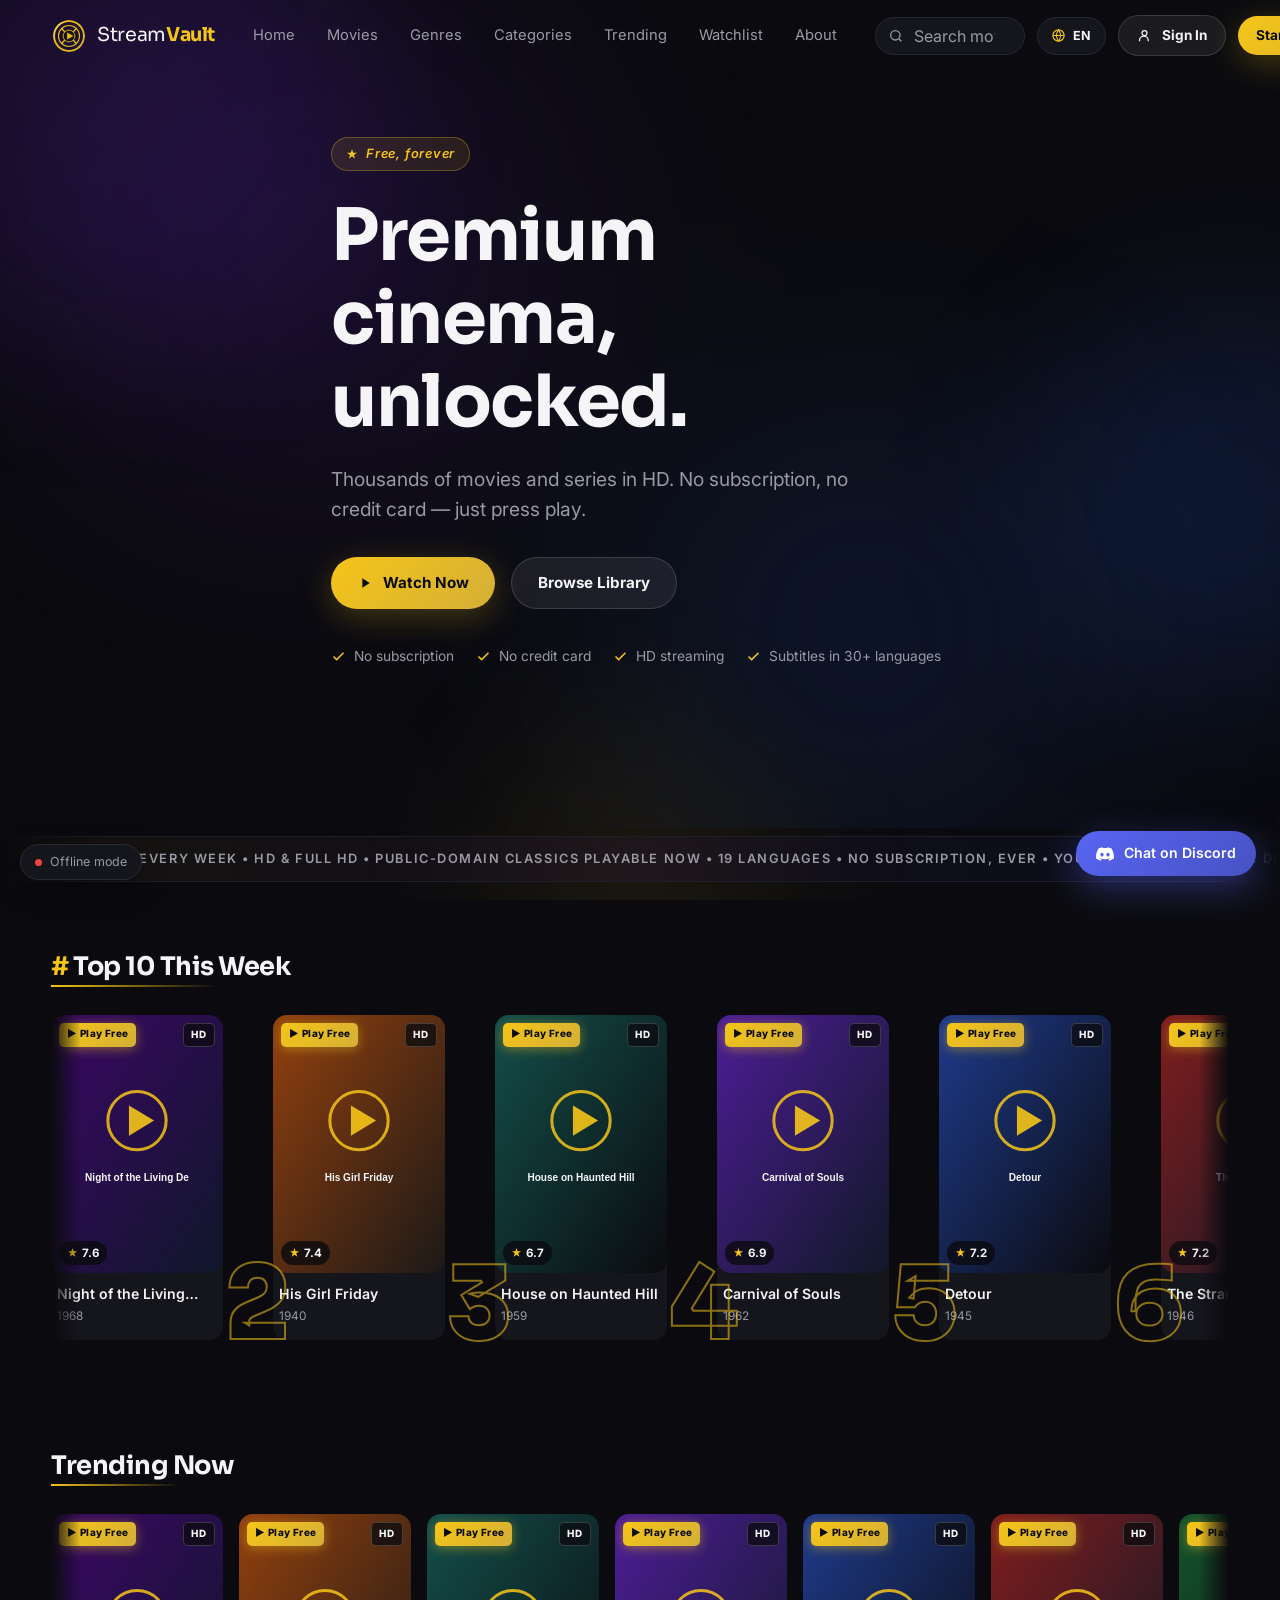
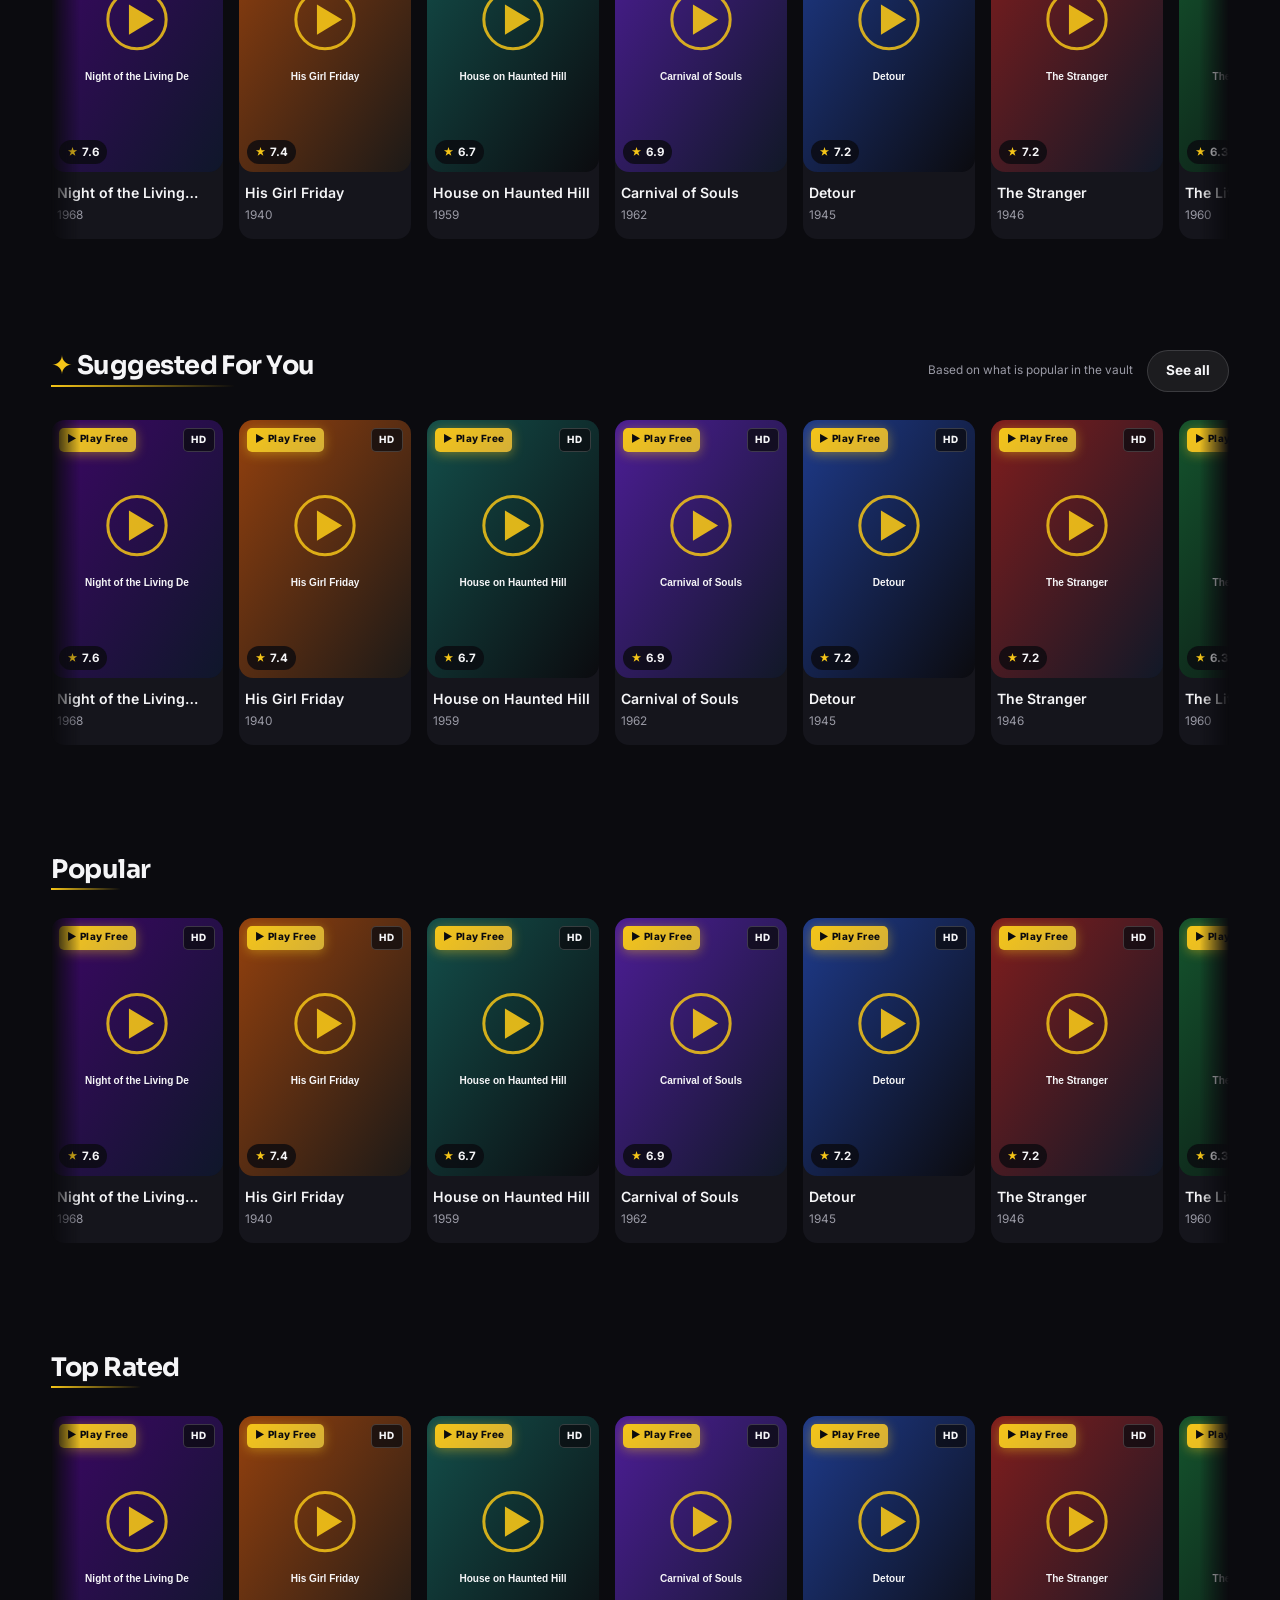
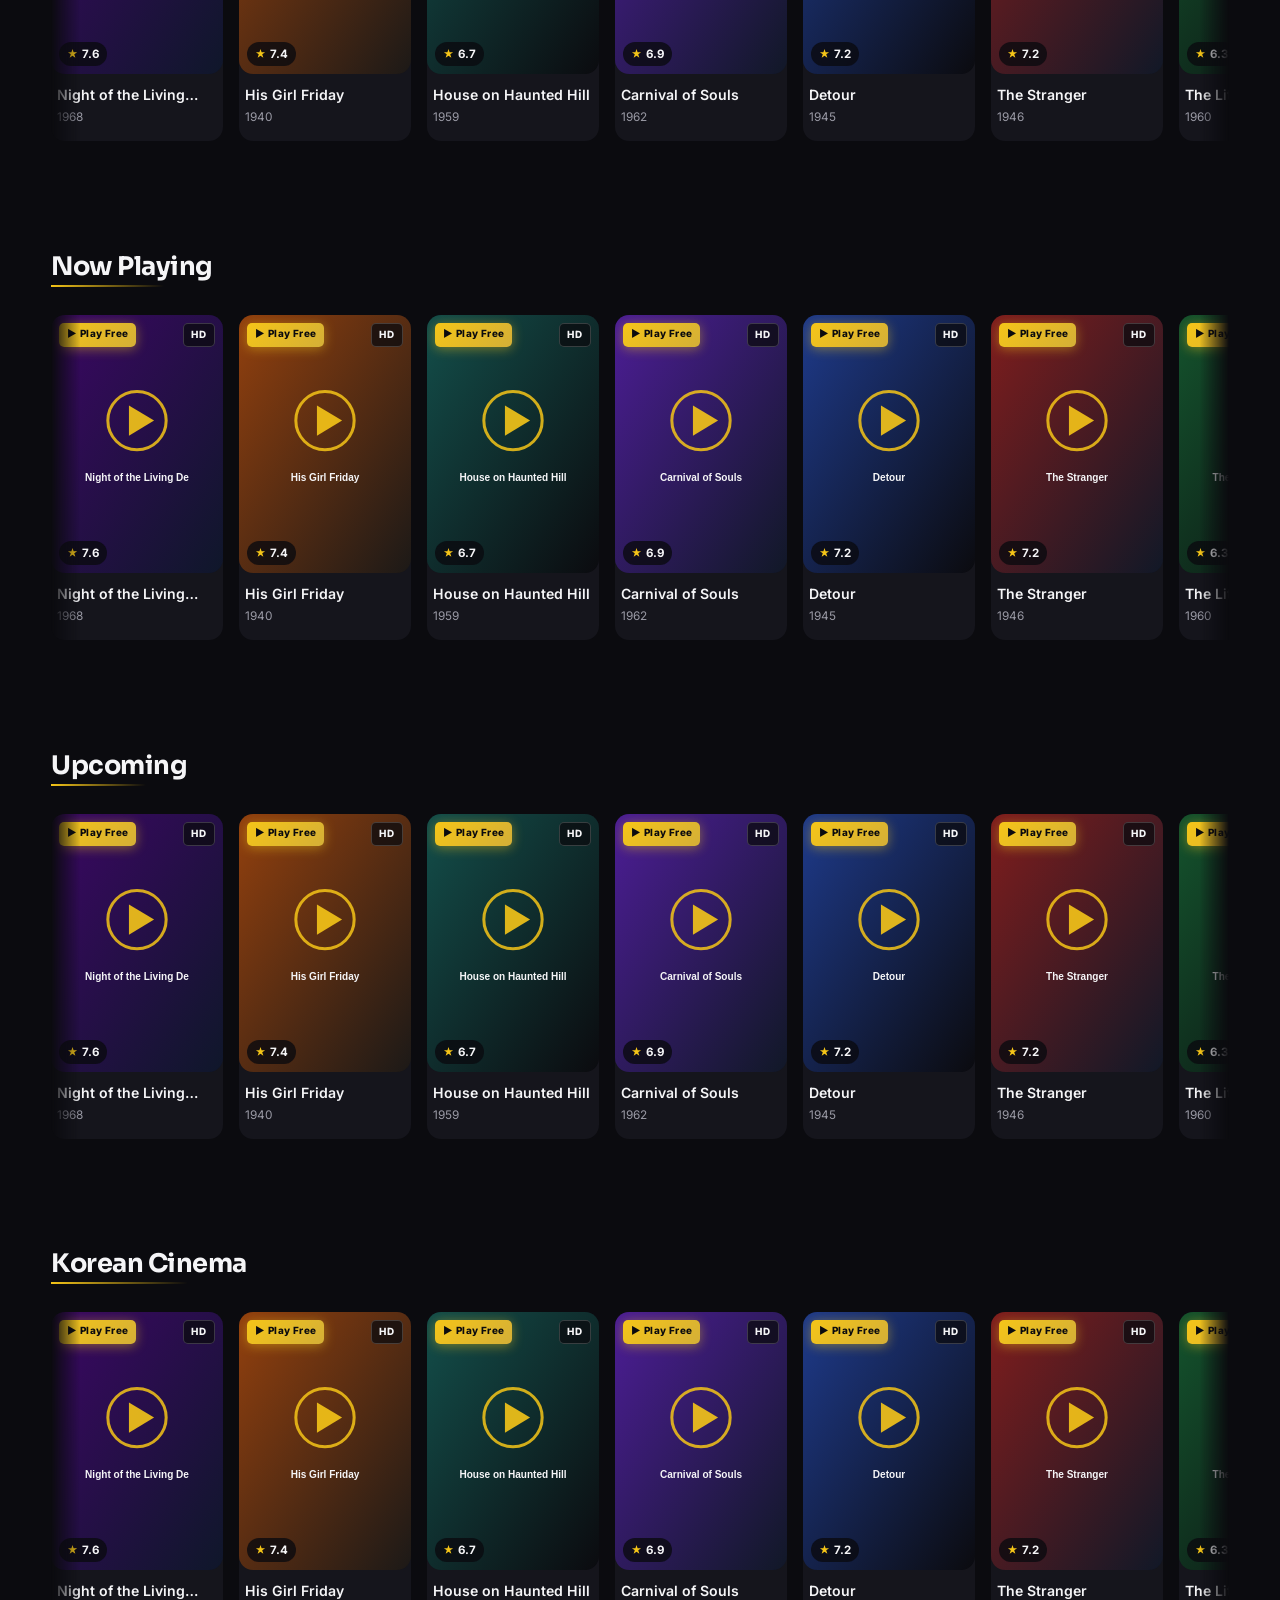
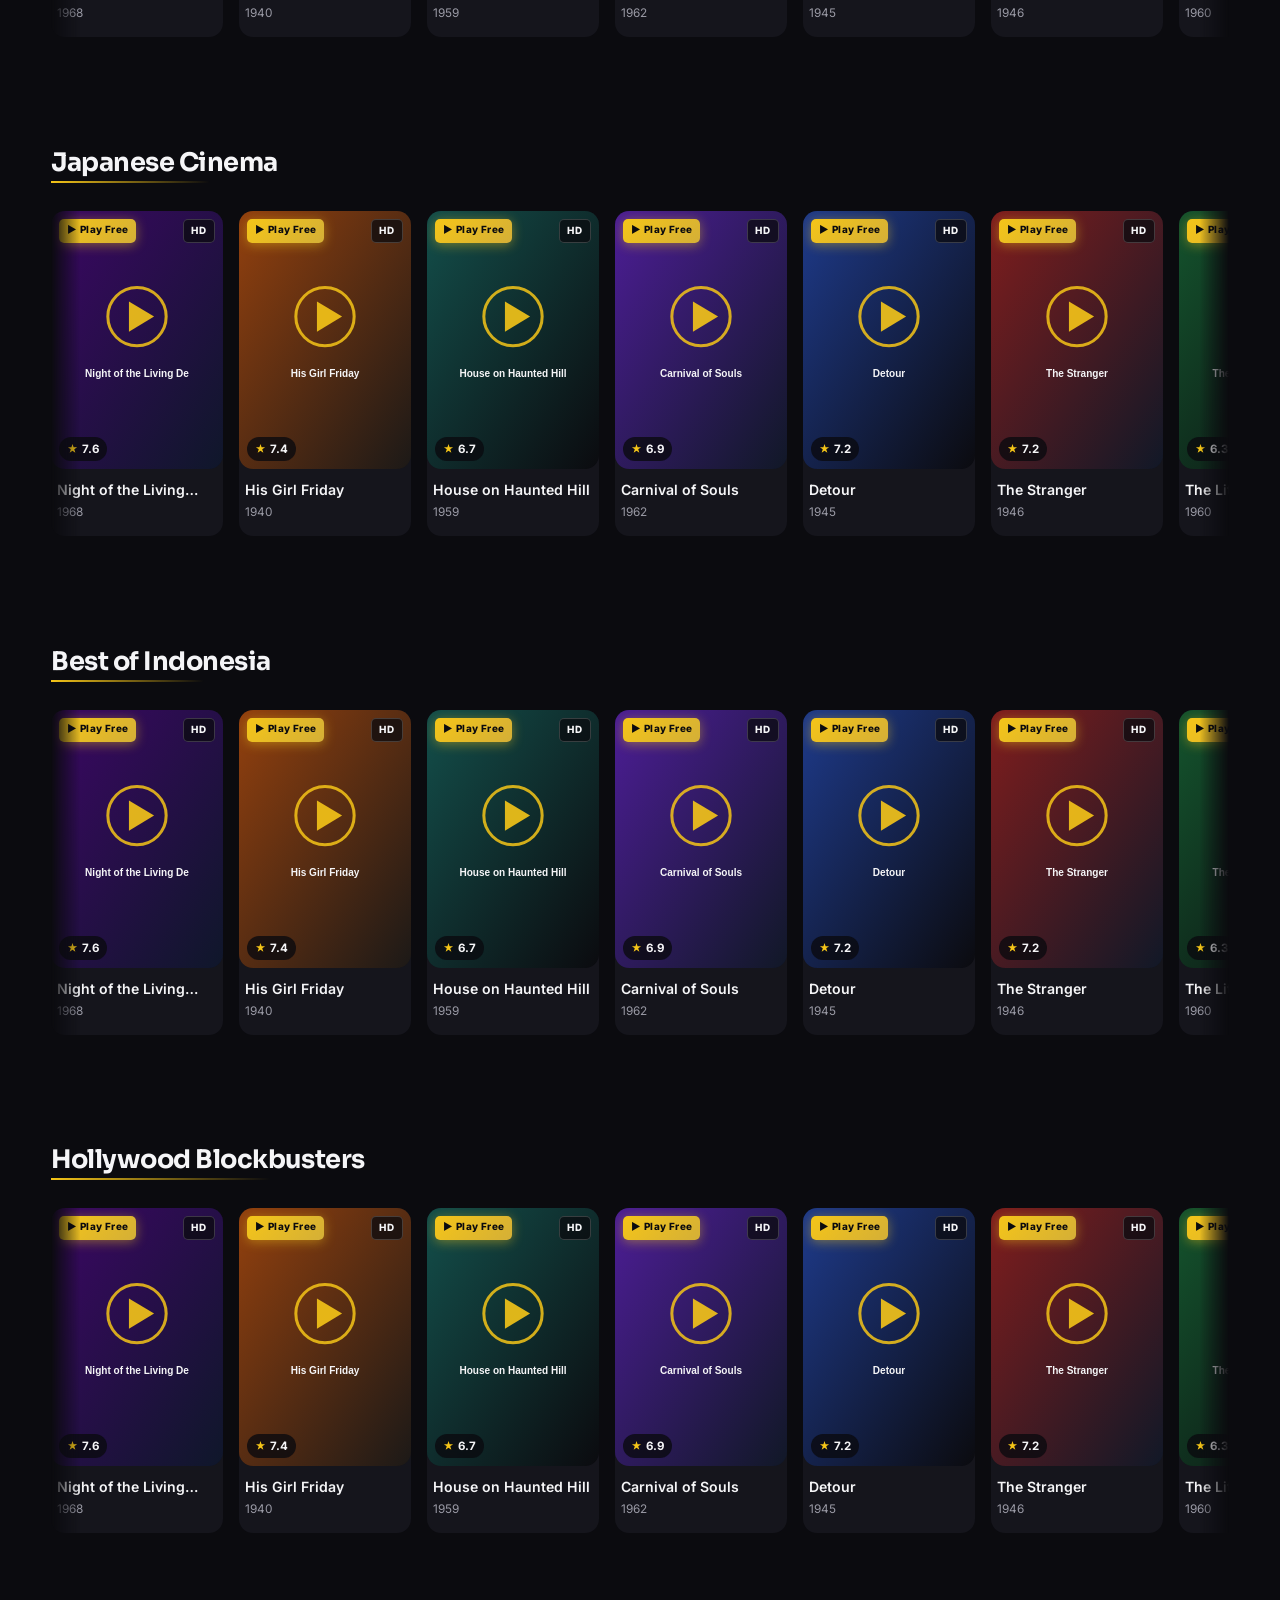
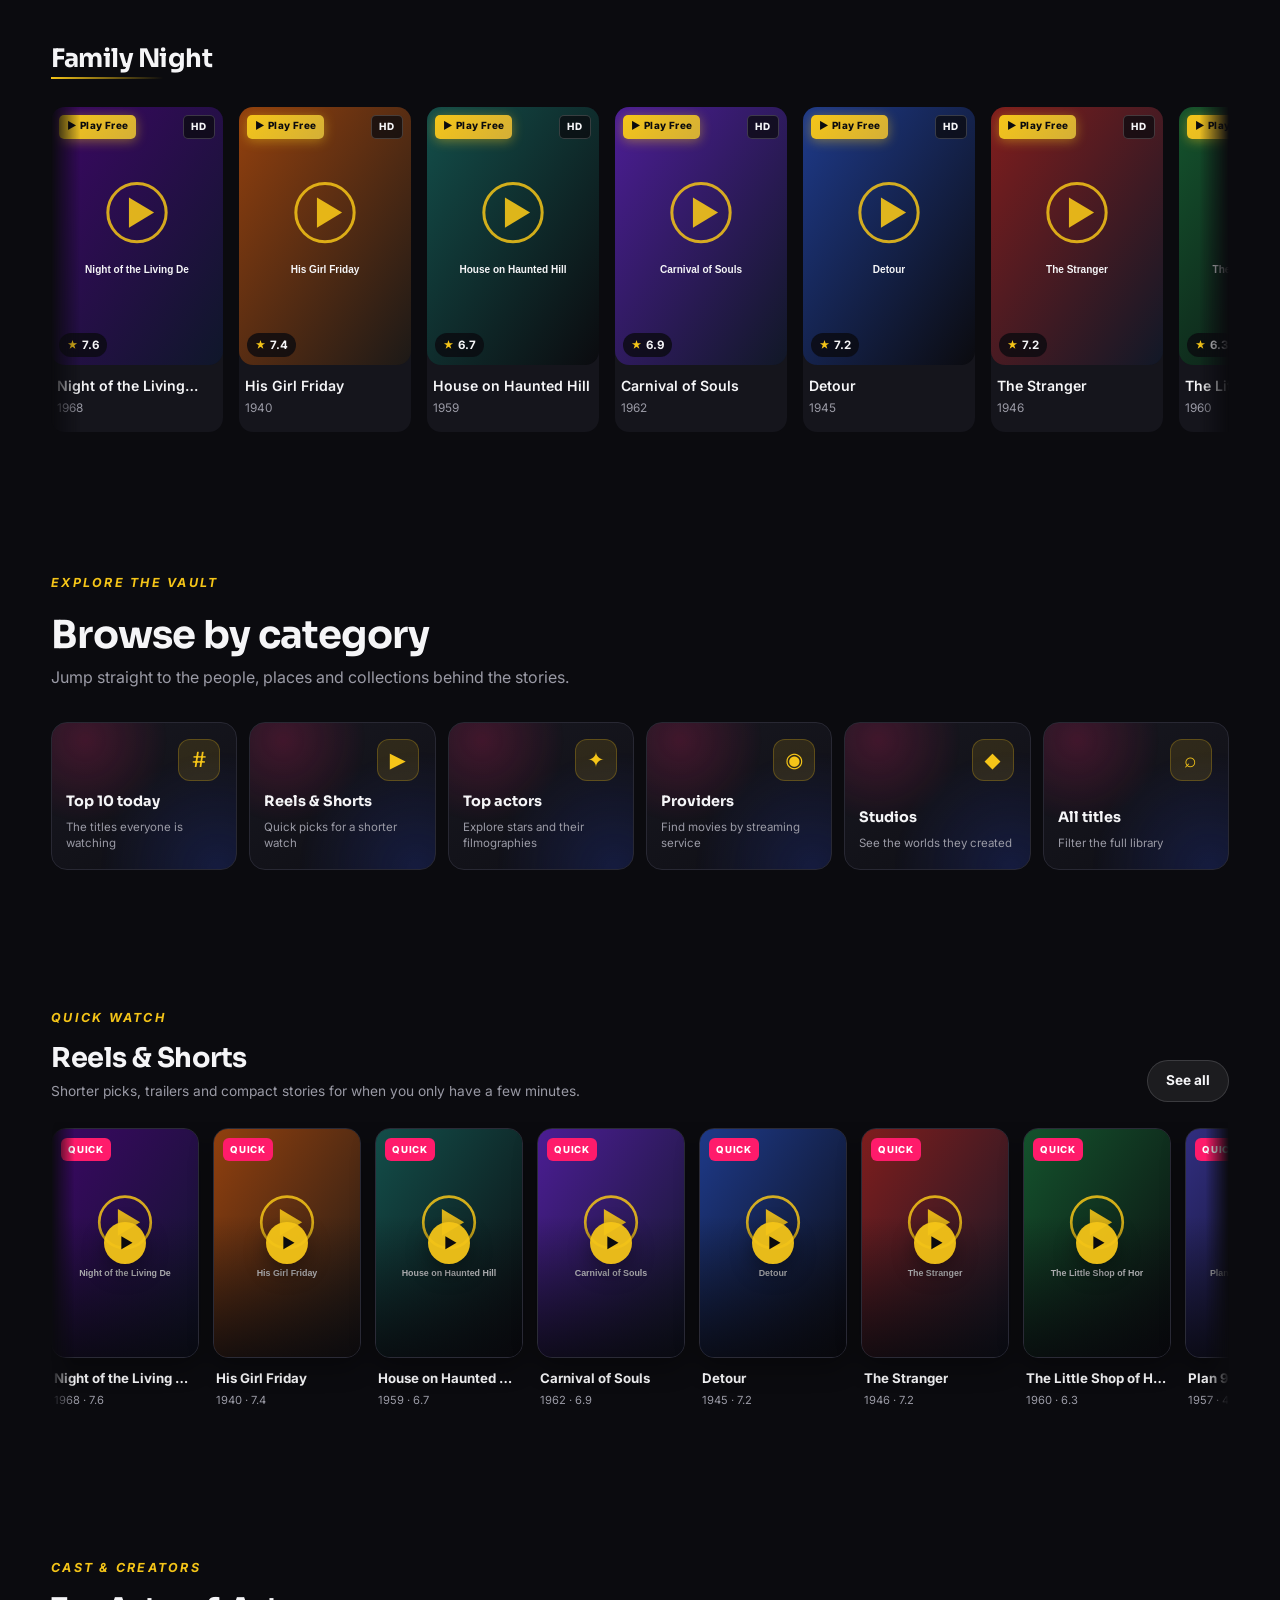
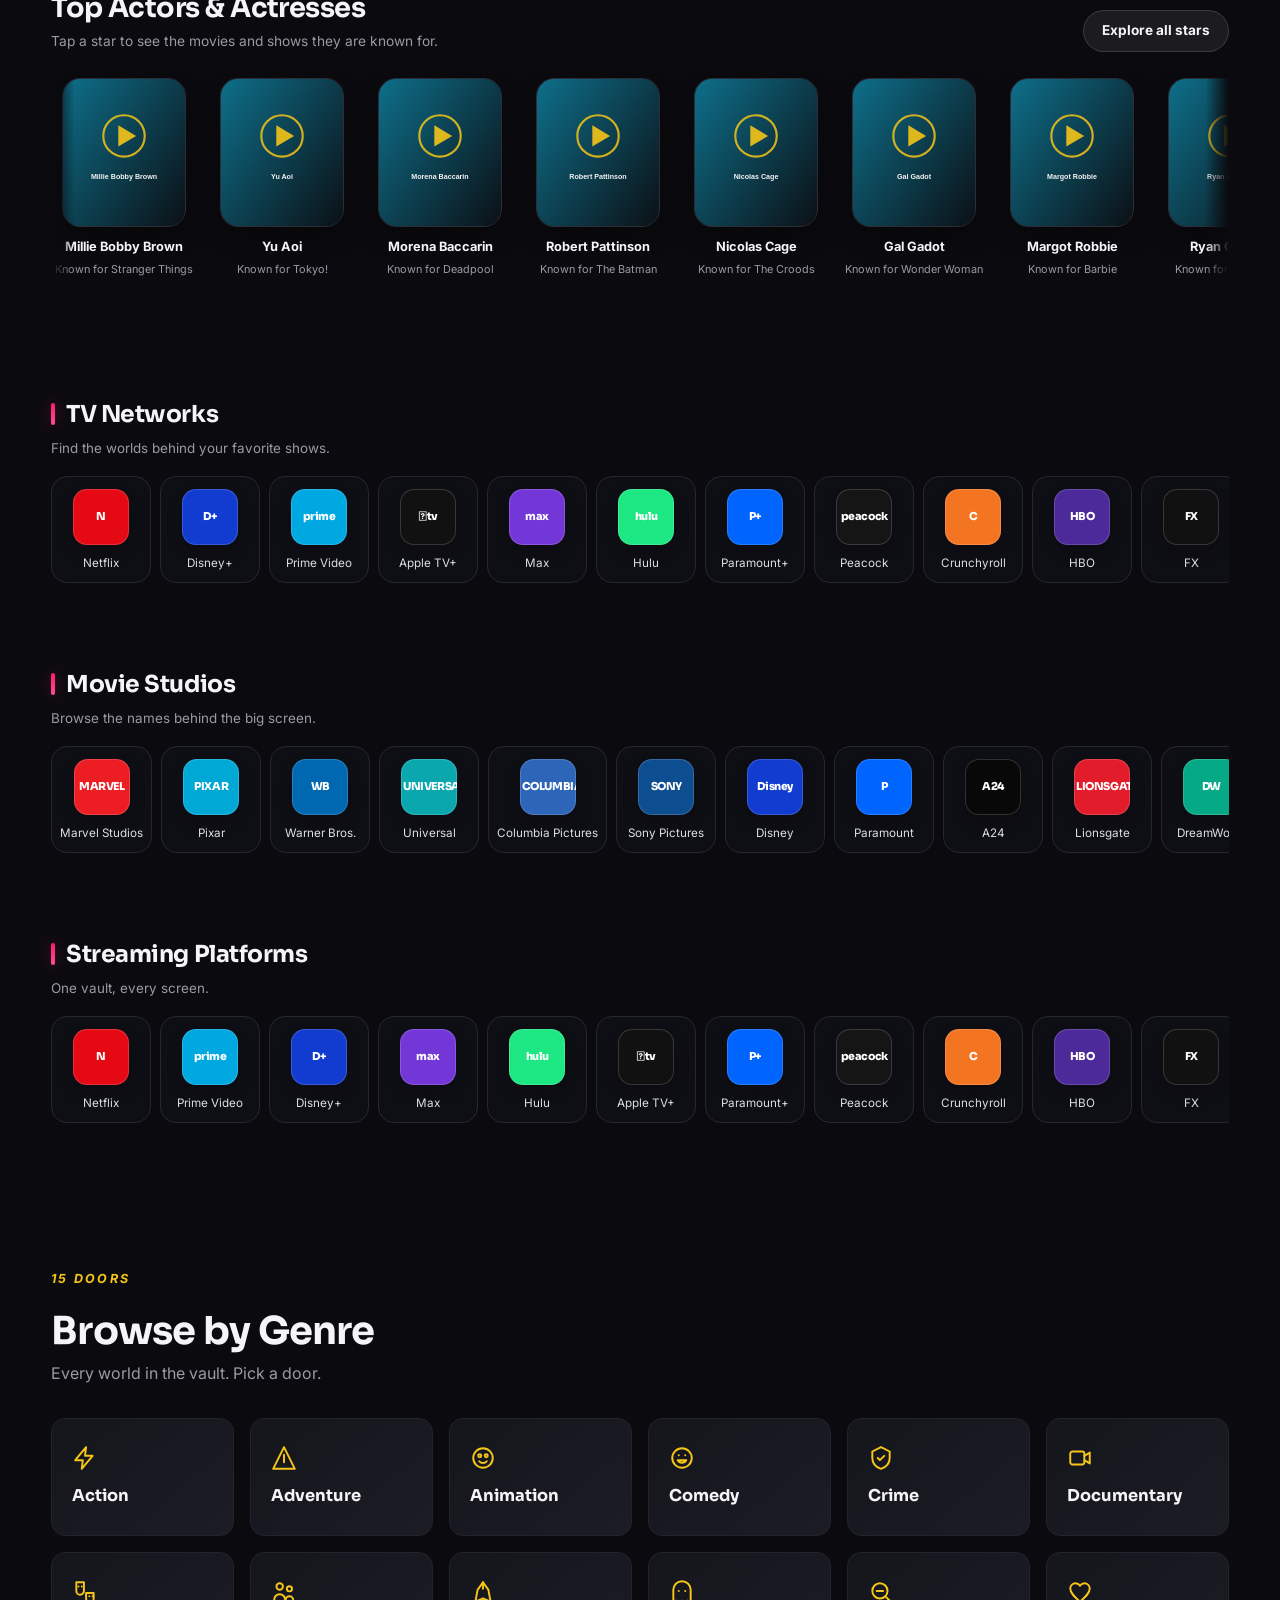
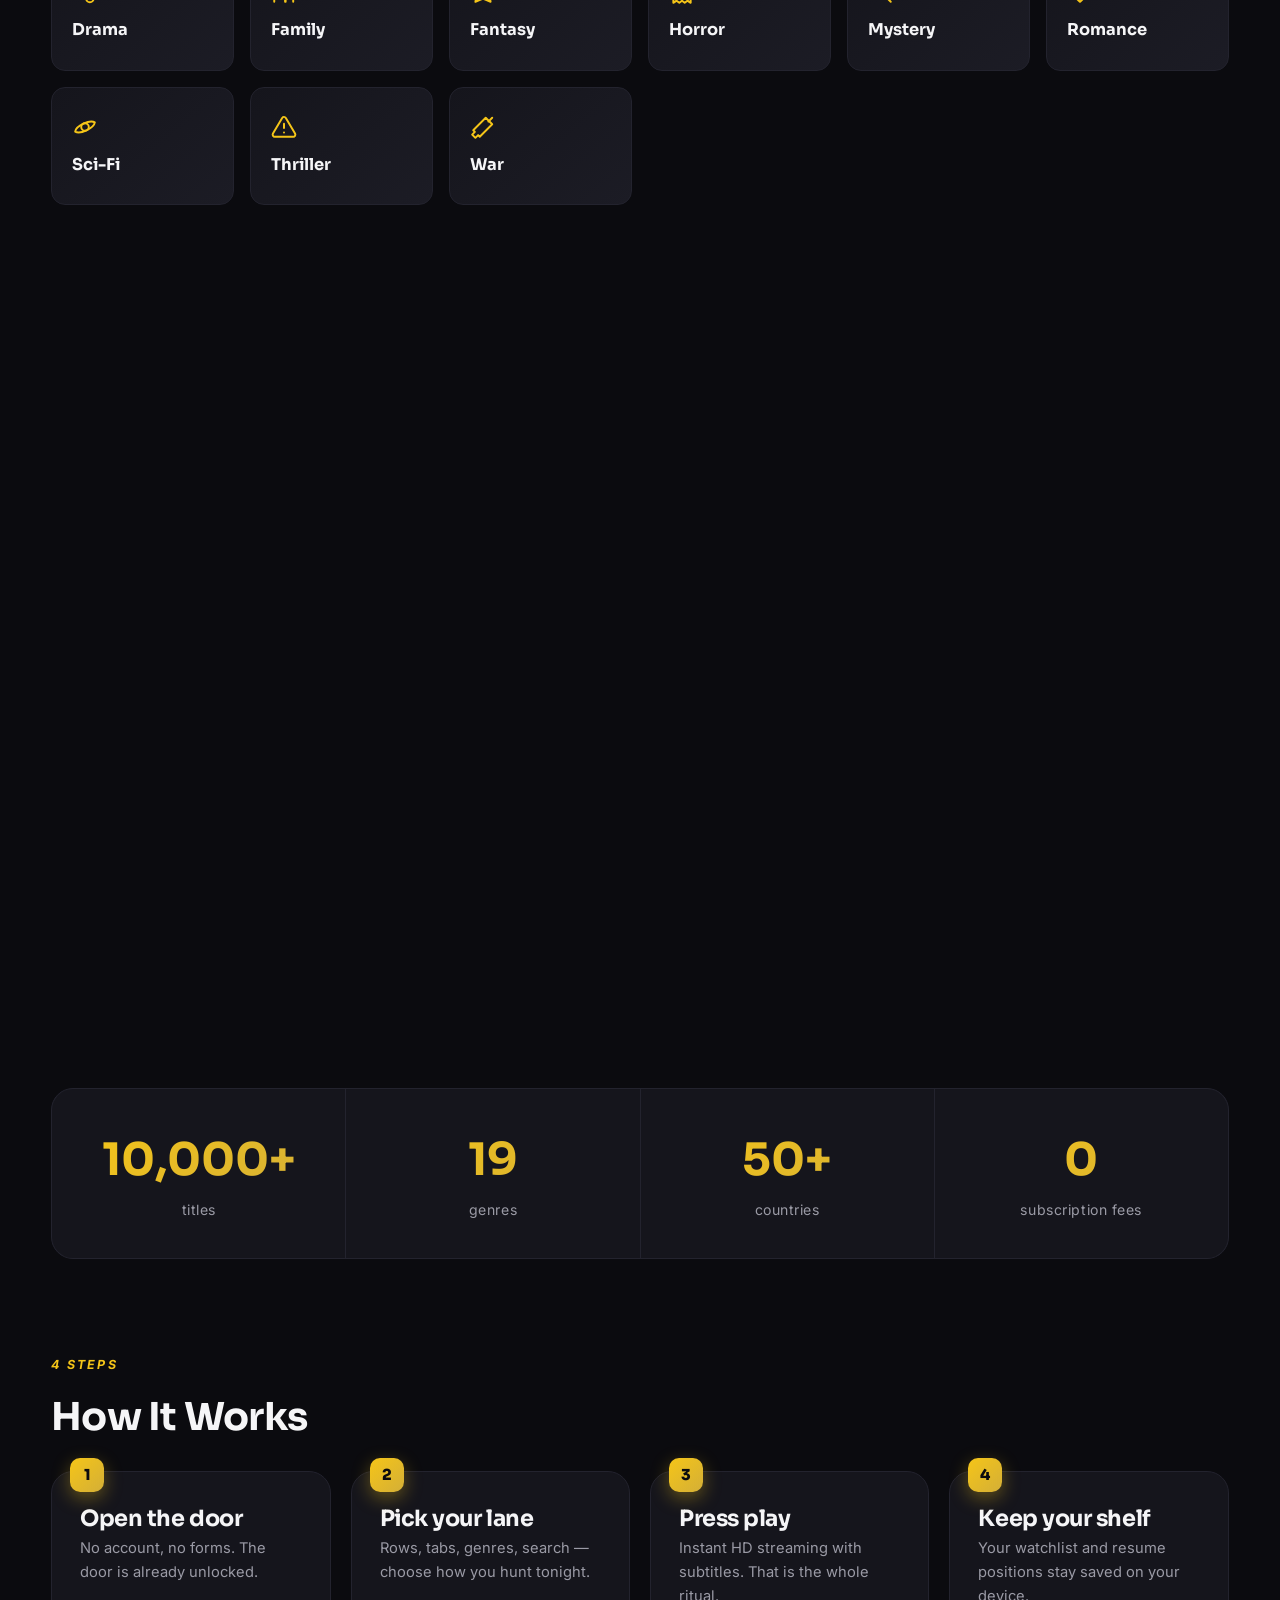
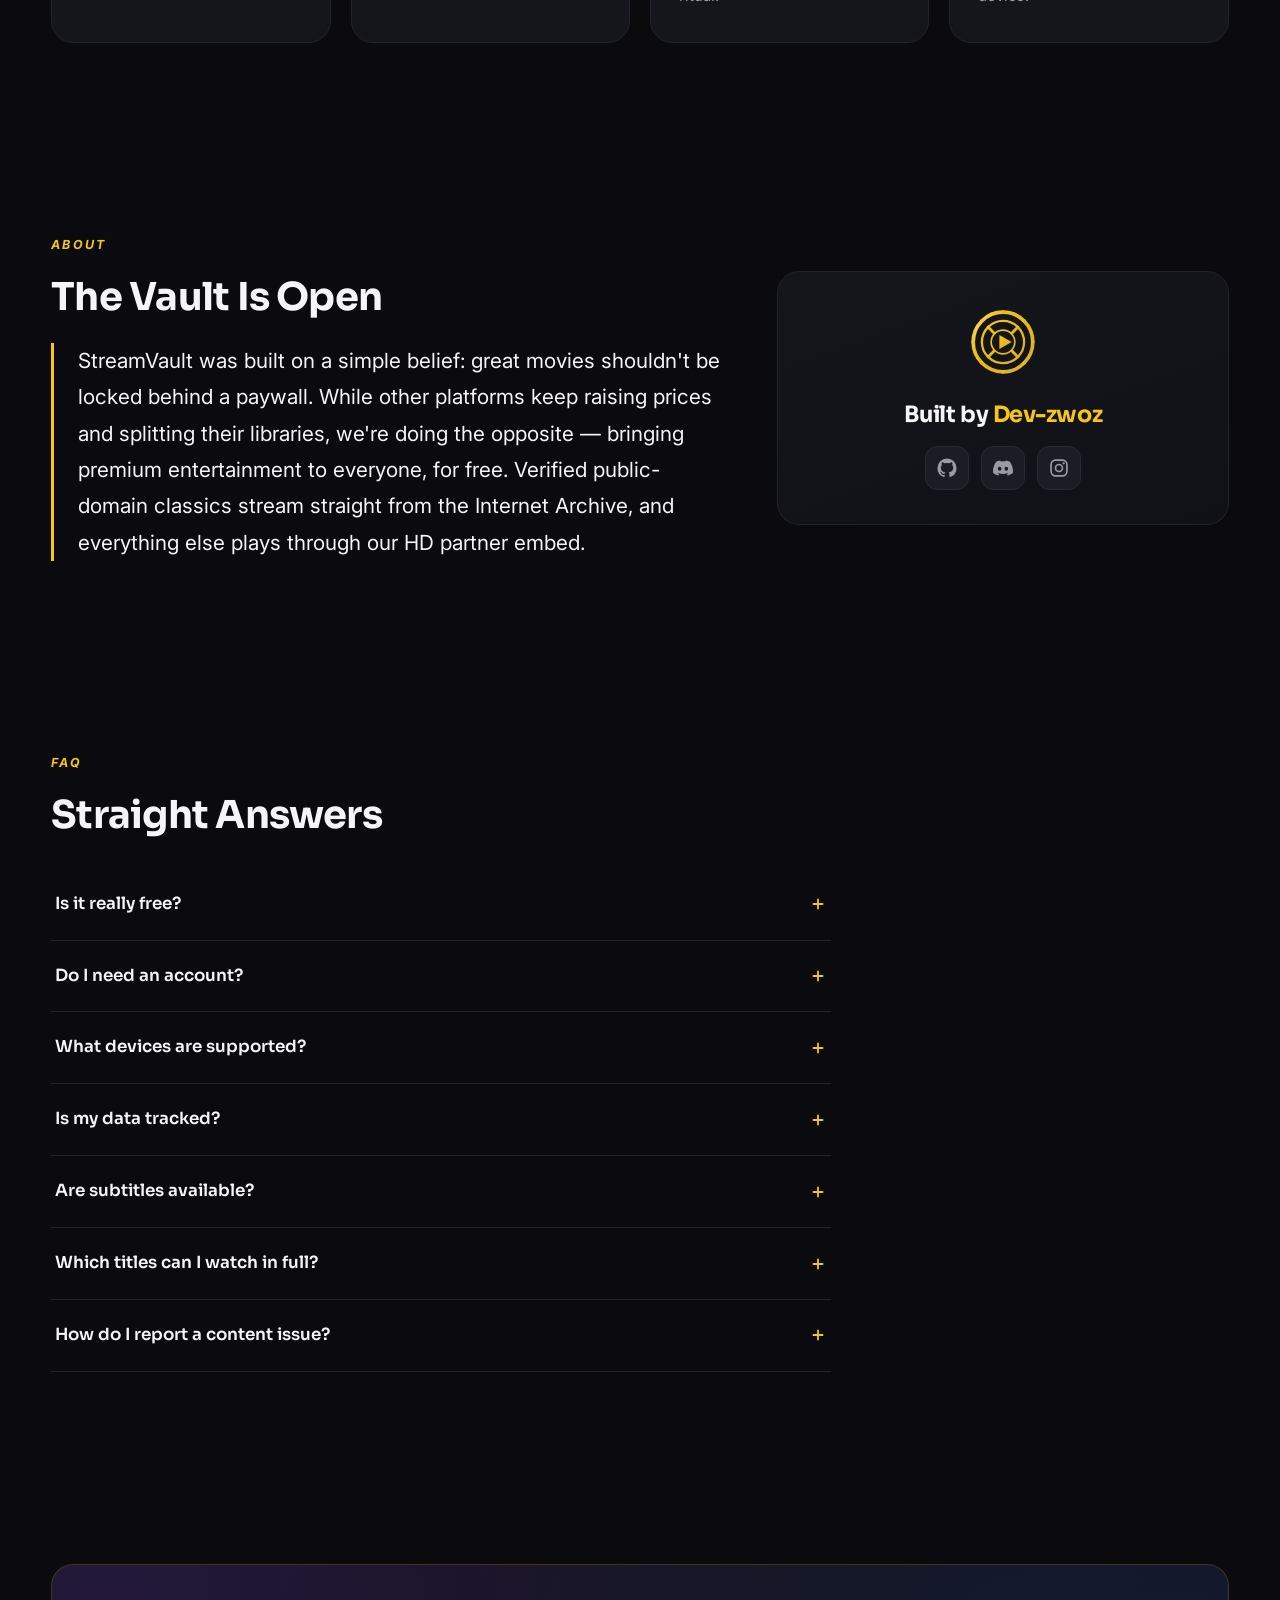
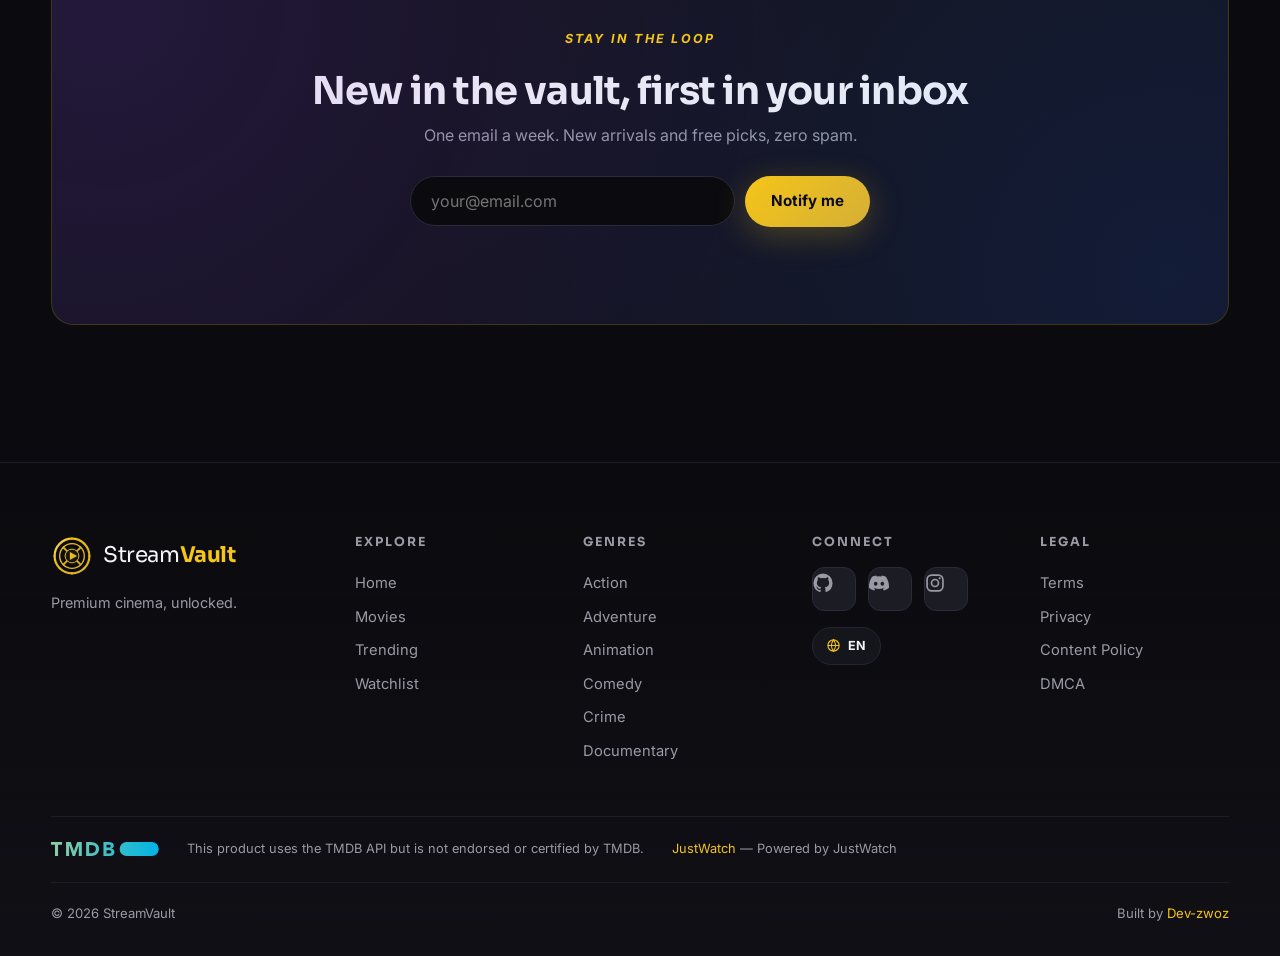
<file: index.html>
<!DOCTYPE html>
<html lang="en">
<head>
  <meta charset="UTF-8">
  <meta name="viewport" content="width=device-width, initial-scale=1.0">
  <title>StreamVault — Free Premium Movies in HD</title>
  <meta name="description" content="Stream thousands of premium movies in HD for free. No subscription, no credit card, no hassle. StreamVault — premium cinema, unlocked.">
  <meta name="author" content="Dev-zwoz">

  <!-- Open Graph -->
  <meta property="og:type" content="website">
  <meta property="og:site_name" content="StreamVault">
  <meta property="og:title" content="StreamVault — Free Premium Movies in HD">
  <meta property="og:description" content="Premium cinema, unlocked. Thousands of movies in HD — free, forever.">
  <meta property="og:image" content="assets/logo.svg">

  <!-- Twitter card -->
  <meta name="twitter:card" content="summary_large_image">
  <meta name="twitter:title" content="StreamVault — Free Premium Movies in HD">
  <meta name="twitter:description" content="Premium cinema, unlocked. Thousands of movies in HD — free, forever.">

  <!-- SVG favicon (data URI, mini vault mark) -->
  <link rel="icon" href="data:image/svg+xml,%3Csvg xmlns='http://www.w3.org/2000/svg' viewBox='0 0 512 512'%3E%3Crect width='512' height='512' rx='96' fill='%230B0B0F'/%3E%3Ccircle cx='256' cy='256' r='206' fill='none' stroke='%23F5C518' stroke-width='30'/%3E%3Ccircle cx='256' cy='256' r='128' fill='none' stroke='%23D4AF37' stroke-width='22'/%3E%3Cpath d='M256 74v56M256 382v56M74 256h56M382 256h56M127 127l40 40M345 345l40 40M127 385l40-40M345 167l40-40' stroke='%23F5C518' stroke-width='24' stroke-linecap='round'/%3E%3Cpath d='M226 200l88 56-88 56z' fill='%23F5C518'/%3E%3C/svg%3E">

  <!-- Fonts: geometric heading + clean body, with system fallbacks in CSS -->
  <link rel="preconnect" href="https://fonts.googleapis.com">
  <link rel="preconnect" href="https://fonts.gstatic.com" crossorigin>
  <link rel="stylesheet" href="https://fonts.googleapis.com/css2?family=Sora:wght@600;700;800&family=Inter:wght@400;500;600;700&display=swap">

  <link rel="stylesheet" href="styles/base.css">
  <link rel="stylesheet" href="styles/components.css">
  <link rel="stylesheet" href="styles/animations.css">

  <!-- JSON-LD -->
  <script type="application/ld+json">
  {
    "@context": "https://schema.org",
    "@type": "WebSite",
    "name": "StreamVault",
    "alternateName": "Premium cinema, unlocked.",
    "description": "Stream thousands of premium movies in HD for free. No subscription, no credit card, no hassle.",
    "inLanguage": ["en", "id"],
    "author": {
      "@type": "Person",
      "name": "Dev-zwoz",
      "sameAs": [
        "https://github.com/Dev-zwoz",
        "https://discord.com/users/1469638087268110399",
        "https://www.instagram.com/vzowzz/"
      ]
    }
  }
  </script>
</head>
<body>

  <!-- =============================================== SVG defs shared by all logo instances -->
  <svg width="0" height="0" style="position:absolute" aria-hidden="true">
    <defs>
      <linearGradient id="gGold" x1="0%" y1="0%" x2="100%" y2="100%">
        <stop offset="0%" stop-color="#F5C518"/><stop offset="55%" stop-color="#E8B912"/><stop offset="100%" stop-color="#D4AF37"/>
      </linearGradient>
      <linearGradient id="gSheen" x1="0%" y1="0%" x2="100%" y2="60%">
        <stop offset="0%" stop-color="#FFF" stop-opacity=".5"/><stop offset="35%" stop-color="#FFF" stop-opacity="0"/>
      </linearGradient>
      <!-- Vault mark: outer ring + rotatable wheel + play-triangle hub -->
      <symbol id="sv-mark" viewBox="0 0 512 512">
        <g class="sv-ring">
          <circle cx="256" cy="256" r="212" fill="none" stroke="url(#gGold)" stroke-width="26"/>
          <g fill="url(#gGold)">
            <circle cx="256" cy="44" r="13"/><circle cx="256" cy="468" r="13"/>
            <circle cx="44" cy="256" r="13"/><circle cx="468" cy="256" r="13"/>
            <circle cx="106" cy="106" r="13"/><circle cx="406" cy="106" r="13"/>
            <circle cx="106" cy="406" r="13"/><circle cx="406" cy="406" r="13"/>
          </g>
        </g>
        <g class="sv-wheel">
          <circle cx="256" cy="256" r="150" fill="none" stroke="url(#gGold)" stroke-width="16"/>
          <g stroke="url(#gGold)" stroke-width="20" stroke-linecap="round">
            <line x1="256" y1="106" x2="256" y2="176"/><line x1="256" y1="336" x2="256" y2="406"/>
            <line x1="106" y1="256" x2="176" y2="256"/><line x1="336" y1="256" x2="406" y2="256"/>
            <line x1="150" y1="150" x2="199" y2="199"/><line x1="313" y1="313" x2="362" y2="362"/>
            <line x1="150" y1="362" x2="199" y2="313"/><line x1="313" y1="199" x2="362" y2="150"/>
          </g>
        </g>
        <circle cx="256" cy="256" r="84" fill="#15151C" stroke="url(#gGold)" stroke-width="12"/>
        <path class="sv-tri" d="M230 206 L318 256 L230 306 Z" fill="url(#gGold)"/>
        <circle cx="256" cy="256" r="212" fill="none" stroke="url(#gSheen)" stroke-width="26" opacity=".8"/>
      </symbol>
    </defs>
  </svg>

  <!-- =============================================== preloader -->
  <div id="preloader" role="status" aria-label="Loading StreamVault">
    <div class="pre-sweep"></div>
    <div>
      <svg class="pre-logo sv-logo" viewBox="0 0 512 512" aria-hidden="true"><use href="#sv-mark"/></svg>
      <p class="pre-tag">Premium cinema, unlocked</p>
    </div>
  </div>

  <div id="scroll-progress" aria-hidden="true"></div>
  <div id="cursor-glow" aria-hidden="true"></div>
  <div class="bg-orbs" aria-hidden="true"><i class="orb orb-a"></i><i class="orb orb-b"></i><i class="orb orb-c"></i></div>

  <!-- =============================================== navbar -->
  <header id="navbar">
    <a class="nav-logo sv-logo" href="#home" data-view="home" aria-label="StreamVault home">
      <svg viewBox="0 0 512 512" aria-hidden="true"><use href="#sv-mark"/></svg>
      <span class="nav-word">Stream<b>Vault</b></span>
    </a>

    <nav class="nav-links" aria-label="Primary">
      <a href="#home" data-view="home" data-i18n="nav.home">Home</a>
      <a href="#movies" data-view="movies" data-i18n="nav.movies">Movies</a>
      <a href="#genres" data-scroll="#genres" data-i18n="nav.genres">Genres</a>
      <a href="#categories" data-scroll="#categories">Categories</a>
      <a href="#trending" data-scroll="#trending" data-i18n="nav.trending">Trending</a>
      <a href="#watchlist" data-view="watchlist" data-i18n="nav.watchlist">Watchlist</a>
      <a href="#about" data-scroll="#about" data-i18n="nav.about">About</a>
      <a href="#console" data-view="admin" data-i18n="nav.console" id="nav-console" hidden>Console</a>
    </nav>

    <div class="nav-actions">
      <div class="search-wrap">
        <svg viewBox="0 0 24 24" fill="none" stroke="currentColor" stroke-width="2" aria-hidden="true"><circle cx="11" cy="11" r="7"/><path d="m20 20-3.5-3.5"/></svg>
        <input class="search-input" id="search-input" type="search" data-i18n-ph="nav.search" placeholder="Search movies…" autocomplete="off" aria-label="Search movies">
        <div class="search-results" id="search-results" role="listbox" aria-label="Search results"></div>
      </div>
      <!-- language menu — 19 packs, coverage shown per language -->
      <div class="lang-menu-wrap" id="lang-menu-nav"></div>
      <span id="user-area"></span>
      <button class="btn btn-gold btn-sm btn-shimmer nav-cta" data-view="movies" data-i18n="nav.cta">Start Watching — Free</button>
    </div>
  </header>

  <div id="key-banner" role="alert">
    <span data-i18n="badge.keyinvalid">TMDB key invalid — check config.js</span>
    <button aria-label="Dismiss">✕</button>
  </div>

  <main>
    <!-- =============================================== HOME VIEW -->
    <div class="view active" id="view-home">

      <!-- hero -->
      <section id="hero" aria-label="Featured movies">
        <div class="hero-bg" id="hero-bg"></div>
        <div class="hero-scrim"></div>
        <div class="hero-aurora" aria-hidden="true"></div>
        <div class="container hero-inner">
          <span class="hero-kicker">
            <svg width="12" height="12" viewBox="0 0 24 24" fill="currentColor" aria-hidden="true"><path d="M12 2l2.4 7.4H22l-6.2 4.5 2.4 7.4-6.2-4.6-6.2 4.6 2.4-7.4L2 9.4h7.6z"/></svg>
            <i data-i18n="hero.kicker">Free, forever</i>
          </span>
          <h1 class="hero-title" id="hero-title" data-i18n-title>Premium cinema, unlocked.</h1>
          <p class="hero-sub" data-i18n="hero.sub">Thousands of movies in HD. No subscription, no credit card — just press play. Your vault of endless movies is open.</p>
          <div class="hero-ctas">
            <button class="btn btn-gold btn-shimmer" id="hero-watch" data-magnetic>
              <svg width="16" height="16" viewBox="0 0 24 24" fill="currentColor" aria-hidden="true"><path d="M8 5v14l11-7z"/></svg>
              <span data-i18n="hero.watch">Watch Now</span>
            </button>
            <button class="btn btn-ghost" data-view="movies"><span data-i18n="hero.browse">Browse Library</span></button>
          </div>
          <div class="hero-badges">
            <span><svg viewBox="0 0 24 24" fill="none" stroke="currentColor" stroke-width="2.4" aria-hidden="true"><path d="M20 6 9 17l-5-5"/></svg><i data-i18n="hero.badge1">No subscription</i></span>
            <span><svg viewBox="0 0 24 24" fill="none" stroke="currentColor" stroke-width="2.4" aria-hidden="true"><path d="M20 6 9 17l-5-5"/></svg><i data-i18n="hero.badge2">No credit card</i></span>
            <span><svg viewBox="0 0 24 24" fill="none" stroke="currentColor" stroke-width="2.4" aria-hidden="true"><path d="M20 6 9 17l-5-5"/></svg><i data-i18n="hero.badge3">HD streaming</i></span>
            <span><svg viewBox="0 0 24 24" fill="none" stroke="currentColor" stroke-width="2.4" aria-hidden="true"><path d="M20 6 9 17l-5-5"/></svg><i data-i18n="hero.badge4">Subtitles in 30+ languages</i></span>
          </div>
        </div>
        <div class="hero-meta">
          <span id="hero-movie-title"></span>
          <div class="hero-dots" id="hero-dots" role="tablist" aria-label="Featured movie selector"></div>
        </div>
      </section>

      <!-- ticker marquee -->
      <div class="ticker" aria-hidden="true">
        <div class="ticker-track">
          <span class="ticker-chunk" data-i18n="ticker.items">New films every week • HD &amp; Full HD • Public-domain classics playable now • 19 languages • No subscription, ever • Your list stays on your device</span>
          <span class="ticker-chunk" data-i18n="ticker.items">New films every week • HD &amp; Full HD • Public-domain classics playable now • 19 languages • No subscription, ever • Your list stays on your device</span>
        </div>
      </div>

      <!-- top 10 -->
      <section class="row-section container reveal" id="top10">
        <div class="row-head"><h2><span class="gold">#</span>&nbsp;<span data-i18n="row.top10">Top 10 This Week</span></h2></div>
        <div class="carousel-wrap"><div class="carousel top10-carousel" id="row-top10" data-row></div></div>
      </section>

      <!-- trending -->
      <section class="row-section container reveal" id="trending">
        <div class="row-head"><h2 data-i18n="row.trending">Trending Now</h2></div>
        <div class="carousel-wrap"><div class="carousel" id="row-trending" data-row></div></div>
      </section>
      <section class="row-section container reveal" id="suggested">
        <div class="row-head"><h2><span class="gold">✦</span>&nbsp;Suggested For You</h2><div class="row-actions"><span class="row-note">Based on what is popular in the vault</span><button class="btn btn-ghost btn-sm" data-view="movies">See all</button></div></div>
        <div class="carousel-wrap"><div class="carousel" id="row-suggested" data-row></div></div>
      </section>

      <!-- catalogue rows -->
      <section class="row-section container reveal"><div class="row-head"><h2 data-i18n="row.popular">Popular</h2></div><div class="carousel-wrap"><div class="carousel" id="row-popular" data-row></div></div></section>
      <section class="row-section container reveal"><div class="row-head"><h2 data-i18n="row.top">Top Rated</h2></div><div class="carousel-wrap"><div class="carousel" id="row-top" data-row></div></div></section>
      <section class="row-section container reveal"><div class="row-head"><h2 data-i18n="row.now">Now Playing</h2></div><div class="carousel-wrap"><div class="carousel" id="row-now" data-row></div></div></section>
      <section class="row-section container reveal"><div class="row-head"><h2 data-i18n="row.upcoming">Upcoming</h2></div><div class="carousel-wrap"><div class="carousel" id="row-upcoming" data-row></div></div></section>
      <section class="row-section container reveal"><div class="row-head"><h2 data-i18n="row.korean">Korean Cinema</h2></div><div class="carousel-wrap"><div class="carousel" id="row-korean" data-row></div></div></section>
      <section class="row-section container reveal"><div class="row-head"><h2 data-i18n="row.japanese">Japanese Cinema</h2></div><div class="carousel-wrap"><div class="carousel" id="row-japanese" data-row></div></div></section>
      <section class="row-section container reveal"><div class="row-head"><h2 data-i18n="row.indo">Film Indonesia Terbaik</h2></div><div class="carousel-wrap"><div class="carousel" id="row-indo" data-row></div></div></section>
      <section class="row-section container reveal"><div class="row-head"><h2 data-i18n="row.hollywood">Hollywood Blockbusters</h2></div><div class="carousel-wrap"><div class="carousel" id="row-hollywood" data-row></div></div></section>
      <section class="row-section container reveal"><div class="row-head"><h2 data-i18n="row.family">Family Night</h2></div><div class="carousel-wrap"><div class="carousel" id="row-family" data-row></div></div></section>

      <!-- category hub inspired by the category-first references -->
      <section class="category-hub container reveal" id="categories">
        <div class="section-head">
          <span class="eyebrow"><i>Explore the vault</i></span>
          <h2>Browse by category</h2>
          <p>Jump straight to the people, places and collections behind the stories.</p>
        </div>
        <div class="category-grid">
          <button class="category-tile" data-scroll="#top10"><span class="category-icon">#</span><b>Top 10 today</b><small>The titles everyone is watching</small></button>
          <button class="category-tile" data-scroll="#reels"><span class="category-icon">▶</span><b>Reels &amp; Shorts</b><small>Quick picks for a shorter watch</small></button>
          <button class="category-tile" data-scroll="#people"><span class="category-icon">✦</span><b>Top actors</b><small>Explore stars and their filmographies</small></button>
          <button class="category-tile" data-scroll="#brand-discovery"><span class="category-icon">◉</span><b>Providers</b><small>Find movies by streaming service</small></button>
          <button class="category-tile" data-scroll="#brand-studios"><span class="category-icon">◆</span><b>Studios</b><small>See the worlds they created</small></button>
          <button class="category-tile" data-view="movies"><span class="category-icon">⌕</span><b>All titles</b><small>Filter the full library</small></button>
        </div>
      </section>

      <!-- short-form discovery rail -->
      <section class="discovery-section container reveal" id="reels">
        <div class="discovery-head"><div><span class="eyebrow"><i>Quick watch</i></span><h2>Reels &amp; Shorts</h2><p>Shorter picks, trailers and compact stories for when you only have a few minutes.</p></div><button class="btn btn-ghost btn-sm" data-view="movies">See all</button></div>
        <div class="reel-rail" id="reel-rail" aria-label="Reels and Shorts"></div>
      </section>

      <!-- popular people rail -->
      <section class="discovery-section container reveal" id="people">
        <div class="discovery-head"><div><span class="eyebrow"><i>Cast &amp; creators</i></span><h2>Top Actors &amp; Actresses</h2><p>Tap a star to see the movies and shows they are known for.</p></div><button class="btn btn-ghost btn-sm" data-view="movies">Explore all stars</button></div>
        <div class="people-rail" id="people-rail" aria-label="Top actors and actresses"></div>
      </section>

      <!-- brand discovery rails -->
      <section class="brand-section container reveal" id="brand-discovery">
        <div class="brand-section-head">
          <h2>TV Networks</h2>
          <p>Find the worlds behind your favorite shows.</p>
        </div>
        <div class="brand-rail" id="brand-networks" aria-label="TV Networks"></div>
      </section>
      <section class="brand-section container reveal">
        <div class="brand-section-head">
          <h2>Movie Studios</h2>
          <p>Browse the names behind the big screen.</p>
        </div>
        <div class="brand-rail" id="brand-studios" aria-label="Movie Studios"></div>
      </section>
      <section class="brand-section container reveal">
        <div class="brand-section-head">
          <h2>Streaming Platforms</h2>
          <p>One vault, every screen.</p>
        </div>
        <div class="brand-rail" id="brand-platforms" aria-label="Streaming Platforms"></div>
      </section>

      <!-- genres -->
      <section class="container reveal" id="genres">
        <div class="section-head">
          <span class="eyebrow"><i data-i18n="eyebrow.doors">15 doors</i></span>
          <h2 data-i18n="genres.title">Browse by Genre</h2>
          <p data-i18n="genres.sub">Fifteen worlds. Pick a door.</p>
        </div>
        <div class="genre-grid" id="genre-grid"></div>
      </section>

      <!-- why -->
      <section class="container reveal" id="why">
        <div class="section-head">
          <span class="eyebrow"><i data-i18n="eyebrow.pitch">The pitch</i></span>
          <h2 data-i18n="why.title">Why StreamVault</h2>
          <p data-i18n="why.sub">Built like a premium service. Priced like a public library.</p>
        </div>
        <div class="feature-grid" id="feature-grid"></div>
      </section>

      <!-- stats -->
      <section id="stats" class="container reveal">
        <div class="stats-strip">
          <div class="stat"><b data-count="10000" data-suffix="+">0</b><span data-i18n="stats.titles">titles</span></div>
          <div class="stat"><b data-count="19">0</b><span data-i18n="stats.genres">genres</span></div>
          <div class="stat"><b data-count="50" data-suffix="+">0</b><span data-i18n="stats.countries">countries</span></div>
          <div class="stat"><b data-count="0">0</b><span data-i18n="stats.fees">subscription fees</span></div>
        </div>
      </section>

      <!-- how it works -->
      <section class="container reveal" id="how">
        <div class="section-head">
          <span class="eyebrow"><i data-i18n="eyebrow.steps">4 steps</i></span>
          <h2 data-i18n="how.title">How It Works</h2>
        </div>
        <div class="steps">
          <div class="step reveal-child"><span class="step-no" aria-hidden="true">1</span><h3 data-i18n="how.1t">Open the door</h3><p data-i18n="how.1d">No account, no forms. The door is already unlocked.</p></div>
          <div class="step reveal-child"><span class="step-no" aria-hidden="true">2</span><h3 data-i18n="how.2t">Pick your lane</h3><p data-i18n="how.2d">Rows, tabs, genres, search — choose how you hunt tonight.</p></div>
          <div class="step reveal-child"><span class="step-no" aria-hidden="true">3</span><h3 data-i18n="how.3t">Press play</h3><p data-i18n="how.3d">Instant HD streaming with subtitles. That is the whole ritual.</p></div>
          <div class="step reveal-child"><span class="step-no" aria-hidden="true">4</span><h3 data-i18n="how.4t">Keep your shelf</h3><p data-i18n="how.4d">Your watchlist and resume positions stay saved on your device.</p></div>
        </div>
      </section>

      <!-- about -->
      <section class="container reveal" id="about">
        <div class="about-wrap">
          <div>
            <span class="eyebrow"><i data-i18n="eyebrow.about">About</i></span>
            <h2 data-i18n="about.title">The Vault Is Open</h2>
            <blockquote style="margin-top:24px" data-i18n="about.body">StreamVault was built on a simple belief: great movies shouldn't be locked behind a paywall. While other platforms keep raising prices and splitting their libraries, we're doing the opposite — bringing premium entertainment to everyone, for free. Supported by light, non-intrusive advertising so the movies stay free for everyone.</blockquote>
          </div>
          <div class="about-card">
            <svg class="sv-logo" width="72" height="72" viewBox="0 0 512 512" aria-hidden="true"><use href="#sv-mark"/></svg>
            <h3 style="margin-top:16px"><span data-i18n="about.built">Built by</span> <span class="gold">Dev-zwoz</span></h3>
            <div class="social-row" data-socials></div>
          </div>
        </div>
      </section>

      <!-- FAQ -->
      <section class="container reveal" id="faq">
        <div class="section-head">
          <span class="eyebrow"><i data-i18n="eyebrow.faq">FAQ</i></span>
          <h2 data-i18n="faq.title">Straight Answers</h2>
        </div>
        <div class="faq-list" id="faq-list"></div>
      </section>

      <!-- newsletter -->
      <section class="container reveal" id="newsletter">
        <div class="news-card">
          <span class="eyebrow"><i data-i18n="eyebrow.news">Stay in the loop</i></span>
          <h2 data-i18n="news.title">New in the vault, first in your inbox</h2>
          <p class="muted" style="margin-top:10px" data-i18n="news.sub">One email a week. New arrivals and free picks, zero spam.</p>
          <form class="news-form" id="news-form" novalidate>
            <input type="email" id="news-email" data-i18n-ph="news.placeholder" placeholder="your@email.com" required aria-label="Email address">
            <button class="btn btn-gold" type="submit"><span data-i18n="news.cta">Notify me</span></button>
          </form>
          <p class="news-msg" id="news-msg" aria-live="polite"></p>
        </div>
      </section>
    </div>

    <!-- =============================================== MOVIES VIEW -->
    <div class="view" id="view-movies">
      <section class="container" style="padding-top:calc(var(--nav-h) + 40px)">
        <div class="section-head">
          <span class="eyebrow"><i data-i18n="eyebrow.library">Library</i></span>
          <h2 data-i18n="movies.title">The Library</h2>
          <p data-i18n="movies.sub">Every title in the vault — filter, sort, dig deep.</p>
        </div>
        <div class="lib-tabs" id="lib-tabs" role="tablist" aria-label="Library type">
          <button role="tab" aria-selected="true" class="active" data-tab="all" data-i18n="lib.tab.all">All</button>
          <button role="tab" aria-selected="false" data-tab="movie" data-i18n="lib.tab.movie">Movies</button>
          <button role="tab" aria-selected="false" data-tab="tv" data-i18n="lib.tab.tv">TV Shows</button>
          <button role="tab" aria-selected="false" data-tab="anime" data-i18n="lib.tab.anime">Anime</button>
          <span class="lib-pill" aria-hidden="true"></span>
        </div>
        <div class="filter-bar">
          <select id="f-genre" aria-label="Genre filter"></select>
          <select id="f-cert" aria-label="Age rating filter">
            <option value="" data-i18n="movies.filter.certAny">Any rating</option>
            <option value="G">G</option><option value="PG">PG</option><option value="PG-13">PG-13</option>
            <option value="R">R</option><option value="NC-17">NC-17</option>
          </select>
          <select id="f-lang" aria-label="Language filter"></select>
          <select id="f-score" aria-label="Minimum score filter">
            <option value="" data-i18n="movies.filter.scoreAny">Any score</option>
            <option value="5">5+</option><option value="6">6+</option><option value="7">7+</option>
            <option value="8">8+</option><option value="9">9+</option>
          </select>
          <select id="f-year-from" aria-label="Year range start"></select>
          <select id="f-year-to" aria-label="Year range end"></select>
          <select id="f-sort" aria-label="Sort order">
            <option value="popularity.desc" data-i18n="movies.sort.popularity">Popularity</option>
            <option value="vote_average.desc" data-i18n="movies.sort.rating">Rating</option>
            <option value="primary_release_date.desc" data-i18n="movies.sort.newest">Newest</option>
            <option value="primary_release_date.asc" data-i18n="movies.sort.oldest">Oldest</option>
            <option value="original_title.asc" data-i18n="movies.sort.az">A–Z</option>
            <option value="vote_count.desc" data-i18n="movies.sort.votes">Most voted</option>
            <option value="revenue.desc" data-i18n="movies.sort.revenue">Revenue</option>
          </select>
          <label class="filter-check"><input type="checkbox" id="f-playable"><span data-i18n="movies.filter.playable">Playable now</span></label>
          <button class="btn btn-ghost btn-sm" id="f-reset" data-i18n="movies.reset">Reset</button>
          <span class="result-count muted" id="result-count" aria-live="polite"></span>
        </div>
        <div class="movie-grid" id="movie-grid"></div>
        <div class="grid-more"><button class="btn btn-ghost" id="load-more"><span data-i18n="movies.load">Load more</span></button></div>
      </section>
    </div>

    <!-- =============================================== AUTH VIEW -->
    <div class="view" id="view-auth" data-mode="signin"></div>

    <!-- =============================================== ADMIN (owner) VIEW -->
    <div class="view" id="view-admin">
      <section class="container admin-wrap" style="padding-top:calc(var(--nav-h) + 40px)">
        <div class="section-head">
          <span class="eyebrow"><i data-i18n="nav.console">Console</i></span>
          <h2 data-i18n="admin.title">Admin Console</h2>
          <p data-i18n="admin.sub">Every account on this vault — full oversight, one switch away.</p>
        </div>
        <div class="admin-denied" id="admin-denied" hidden>
          <p data-i18n="admin.ownerOnly">Admin access only.</p>
          <button class="btn btn-gold" data-goto="auth"><span data-i18n="auth.signin">Sign In</span></button>
        </div>
        <div id="admin-panel" hidden></div>
      </section>
    </div>

    <!-- =============================================== WATCHLIST VIEW -->
    <div class="view" id="view-watchlist">
      <section class="container" style="padding-top:calc(var(--nav-h) + 40px)">
        <div class="section-head">
          <span class="eyebrow"><i data-i18n="eyebrow.saved">Saved</i></span>
          <h2 data-i18n="watchlist.title">Your Watchlist</h2>
          <p data-i18n="watchlist.sub">Saved locally in this browser — no account needed.</p>
        </div>
        <div class="movie-grid" id="watchlist-grid"></div>
        <div class="watchlist-empty" id="watchlist-empty" hidden>
          <svg viewBox="0 0 200 200" fill="none" aria-hidden="true">
            <circle cx="100" cy="100" r="78" stroke="url(#gGold)" stroke-width="7" opacity=".5"/>
            <circle cx="100" cy="100" r="48" stroke="url(#gGold)" stroke-width="5" opacity=".7"/>
            <path d="M100 30v22M100 148v22M30 100h22M148 100h22" stroke="url(#gGold)" stroke-width="7" stroke-linecap="round" opacity=".5"/>
            <path d="M90 82l26 18-26 18z" fill="url(#gGold)"/>
            <circle cx="158" cy="52" r="14" fill="#15151C" stroke="#9A9AA5" stroke-width="3"/>
            <path d="M152 52h12M158 46v12" stroke="#9A9AA5" stroke-width="3" stroke-linecap="round"/>
          </svg>
          <h3 data-i18n="watchlist.empty.t">Your vault shelf is empty</h3>
          <p data-i18n="watchlist.empty.d">Tap the + on any movie card and it will wait for you here.</p>
          <button class="btn btn-gold" data-view="movies"><span data-i18n="watchlist.browse">Browse movies</span></button>
        </div>
      </section>
    </div>
  </main>

  <!-- =============================================== footer -->
  <footer>
    <div class="container">
      <div class="footer-grid">
        <div class="footer-brand">
          <a class="nav-logo sv-logo" href="#home" data-view="home" aria-label="StreamVault home">
            <svg viewBox="0 0 512 512" aria-hidden="true"><use href="#sv-mark"/></svg>
            <span class="nav-word">Stream<b>Vault</b></span>
          </a>
          <p data-i18n="footer.tagline">Premium cinema, unlocked.</p>
        </div>
        <div class="footer-col">
          <h4 data-i18n="footer.explore">Explore</h4>
          <a href="#home" data-view="home" data-i18n="nav.home">Home</a>
          <a href="#movies" data-view="movies" data-i18n="nav.movies">Movies</a>
          <a href="#trending" data-scroll="#trending" data-i18n="nav.trending">Trending</a>
          <a href="#watchlist" data-view="watchlist" data-i18n="nav.watchlist">Watchlist</a>
        </div>
        <div class="footer-col" id="footer-genres">
          <h4 data-i18n="footer.genres">Genres</h4>
        </div>
        <div class="footer-col">
          <h4 data-i18n="footer.connect">Connect</h4>
          <div class="social-row" data-socials style="margin-bottom:16px"></div>
          <div class="lang-menu-wrap" id="lang-menu-foot"></div>
        </div>
        <div class="footer-col">
          <h4 data-i18n="footer.legal">Legal</h4>
          <a href="legal.html#terms" data-i18n="footer.terms">Terms</a>
          <a href="legal.html#privacy" data-i18n="footer.privacy">Privacy</a>
          <a href="legal.html#content-policy">Content Policy</a>
          <a href="legal.html#dmca">DMCA</a>
        </div>
      </div>

      <div class="footer-attrib">
        <svg class="tmdb-logo" viewBox="0 0 273.42 35.52" aria-label="TMDB"><defs><linearGradient id="tmdbGrad" x2="273.42" gradientUnits="userSpaceOnUse"><stop offset="0" stop-color="#90cea1"/><stop offset=".56" stop-color="#3cbec9"/><stop offset="1" stop-color="#00b3e5"/></linearGradient></defs><path fill="url(#tmdbGrad)" d="M191.85,35.37h63.9A17.67,17.67,0,0,0,273.42,17.7h0A17.67,17.67,0,0,0,255.75,0h-63.9A17.67,17.67,0,0,0,174.18,17.7h0A17.67,17.67,0,0,0,191.85,35.37ZM10.1,35.42h7.8V6.92H28V0H0v6.9H10.1Zm28.1,0H46V8.25h.1L55.05,35.4h6L70.3,8.25h.1V35.4h7.8V0H66.45l-8.2,23.1h-.1L50,0H38.2ZM89.14.12h11.7a33.56,33.56,0,0,1,8.08,1,18.52,18.52,0,0,1,6.67,3.08,15.09,15.09,0,0,1,4.53,5.52,18.5,18.5,0,0,1,1.67,8.25,16.91,16.91,0,0,1-1.62,7.58,16.3,16.3,0,0,1-4.38,5.5,19.24,19.24,0,0,1-6.35,3.37,24.53,24.53,0,0,1-7.55,1.15H89.14Zm7.8,28.2h4a21.66,21.66,0,0,0,5-.55,10.58,10.58,0,0,0,4-1.83,8.73,8.73,0,0,0,2.67-3.34,11.9,11.9,0,0,0,1-5.08,9.87,9.87,0,0,0-1-4.52,9.17,9.17,0,0,0-2.62-3.18A11.61,11.61,0,0,0,106,8a17.06,17.06,0,0,0-4.68-.63h-4.6ZM133.09.12h13.2a32.87,32.87,0,0,1,4.63.33,12.66,12.66,0,0,1,4.17,1.3,7.94,7.94,0,0,1,3,2.72,8.34,8.34,0,0,1,1.15,4.65,7.48,7.48,0,0,1-1.67,5,9.13,9.13,0,0,1-4.43,2.82V17a10.28,10.28,0,0,1,3.18,1,8.51,8.51,0,0,1,2.45,1.85,7.79,7.79,0,0,1,1.57,2.62,9.16,9.16,0,0,1,.55,3.2,8.52,8.52,0,0,1-1.2,4.68,9.32,9.32,0,0,1-3.1,3A13.38,13.38,0,0,1,152.32,35a22.5,22.5,0,0,1-4.73.5h-14.5Zm7.8,14.15h5.65a7.65,7.65,0,0,0,1.78-.2,4.78,4.78,0,0,0,1.57-.65,3.43,3.43,0,0,0,1.13-1.2,3.63,3.63,0,0,0,.42-1.8,3.3,3.3,0,0,0-.47-1.82,3.42,3.42,0,0,0-1.23-1.13,5.77,5.77,0,0,0-1.7-.58,10.79,10.79,0,0,0-1.85-.17h-5.3Zm0,14.65h7a8.91,8.91,0,0,0,1.83-.2,4.78,4.78,0,0,0,1.67-.7,3.94,3.94,0,0,0,1.23-1.3,3.71,3.71,0,0,0,.47-1.95,3.22,3.22,0,0,0-.62-2.05,4,4,0,0,0-1.58-1.2,8.28,8.28,0,0,0-2-.55,15.85,15.85,0,0,0-2.05-.15h-5.9Z"/></svg>
        <span data-i18n="footer.tmdb">This product uses the TMDB API but is not endorsed or certified by TMDB.</span>
        <span><span class="gold">JustWatch</span> — <span data-i18n="modal.justwatch">Powered by JustWatch</span></span>
        <span class="vidbolt-credit" id="footer-vidbolt-credit"></span>
      </div>

      <div class="footer-bottom">
        <span>© 2026 StreamVault</span>
        <span><span data-i18n="footer.built">Built by</span> <a href="https://github.com/Dev-zwoz" target="_blank" rel="noopener noreferrer">Dev-zwoz</a></span>
      </div>
    </div>
  </footer>

  <!-- =============================================== overlays -->
  <div class="modal-backdrop" id="modal-backdrop"></div>
  <div class="modal" id="movie-modal" role="dialog" aria-modal="true" aria-label="Movie details" tabindex="-1"></div>
  <div id="settings-modal" role="dialog" aria-modal="true" aria-label="Settings"></div>
  <div id="collection-modal" role="dialog" aria-modal="true" aria-label="Collection" tabindex="-1"></div>

  <div id="player-modal" role="dialog" aria-modal="true" aria-label="Video player">
    <div class="player-shell">
      <div class="player-ambient" id="player-ambient"></div>
      <button class="player-close" id="player-close">
        <svg viewBox="0 0 24 24" fill="none" stroke="currentColor" stroke-width="2.4" aria-hidden="true"><path d="M18 6 6 18M6 6l12 12"/></svg>
        Esc
      </button>
      <div class="player-frame" id="player-frame"></div>
      <a class="player-standalone" id="player-standalone" href="watch.html" target="_blank" rel="noopener noreferrer">
        <span aria-hidden="true">↗</span><b data-i18n="player.standalone">Standalone player</b>
      </a>
      <div class="player-bar">
        <b id="player-title"></b>
        <div class="keys" id="player-keys">
          <span><kbd>Space</kbd> play</span><span><kbd>←</kbd><kbd>→</kbd> ±10s</span>
          <span><kbd>F</kbd> fullscreen</span><span><kbd>M</kbd> mute</span><span><kbd>Esc</kbd> close</span>
        </div>
        <div class="player-servers" id="player-servers" role="tablist" aria-label="Playback servers"></div>
        <span id="player-source" class="muted"></span>
        <span class="player-credit" id="player-credit"></span>
      </div>
    </div>
  </div>

  <div id="toasts" aria-live="polite"></div>

  <div id="status-badge"><span class="dot"></span><span data-i18n="badge.offline">Offline mode</span></div>

  <a id="discord-pill" href="https://discord.com/users/1469638087268110399" target="_blank" rel="noopener noreferrer">
    <svg viewBox="0 0 24 24" fill="currentColor" aria-hidden="true"><path d="M20.32 4.37a19.8 19.8 0 0 0-4.93-1.51 13.78 13.78 0 0 0-.64 1.28 18.27 18.27 0 0 0-5.5 0 12.64 12.64 0 0 0-.64-1.28 19.74 19.74 0 0 0-4.93 1.51C.53 9.05-.32 13.58.1 18.06a19.9 19.9 0 0 0 6.07 3.03 14.44 14.44 0 0 0 1.3-2.1 12.6 12.6 0 0 1-2.05-.98c.17-.12.34-.25.5-.38a14.05 14.05 0 0 0 12.16 0c.17.13.33.26.5.38a12.64 12.64 0 0 1-2.05.98 14.82 14.82 0 0 0 1.3 2.1 19.84 19.84 0 0 0 6.07-3.04c.5-5.18-.84-9.68-3.58-13.68ZM8.02 15.33c-1.18 0-2.16-1.08-2.16-2.42s.95-2.42 2.16-2.42 2.18 1.09 2.16 2.42c0 1.34-.95 2.42-2.16 2.42Zm7.97 0c-1.18 0-2.15-1.08-2.15-2.42s.95-2.42 2.15-2.42 2.18 1.09 2.16 2.42c0 1.34-.95 2.42-2.16 2.42Z"/></svg>
    <span data-i18n="discord.pill">Chat on Discord</span>
  </a>

  <script type="module" src="js/app.js"></script>
</body>
</html>
</file>
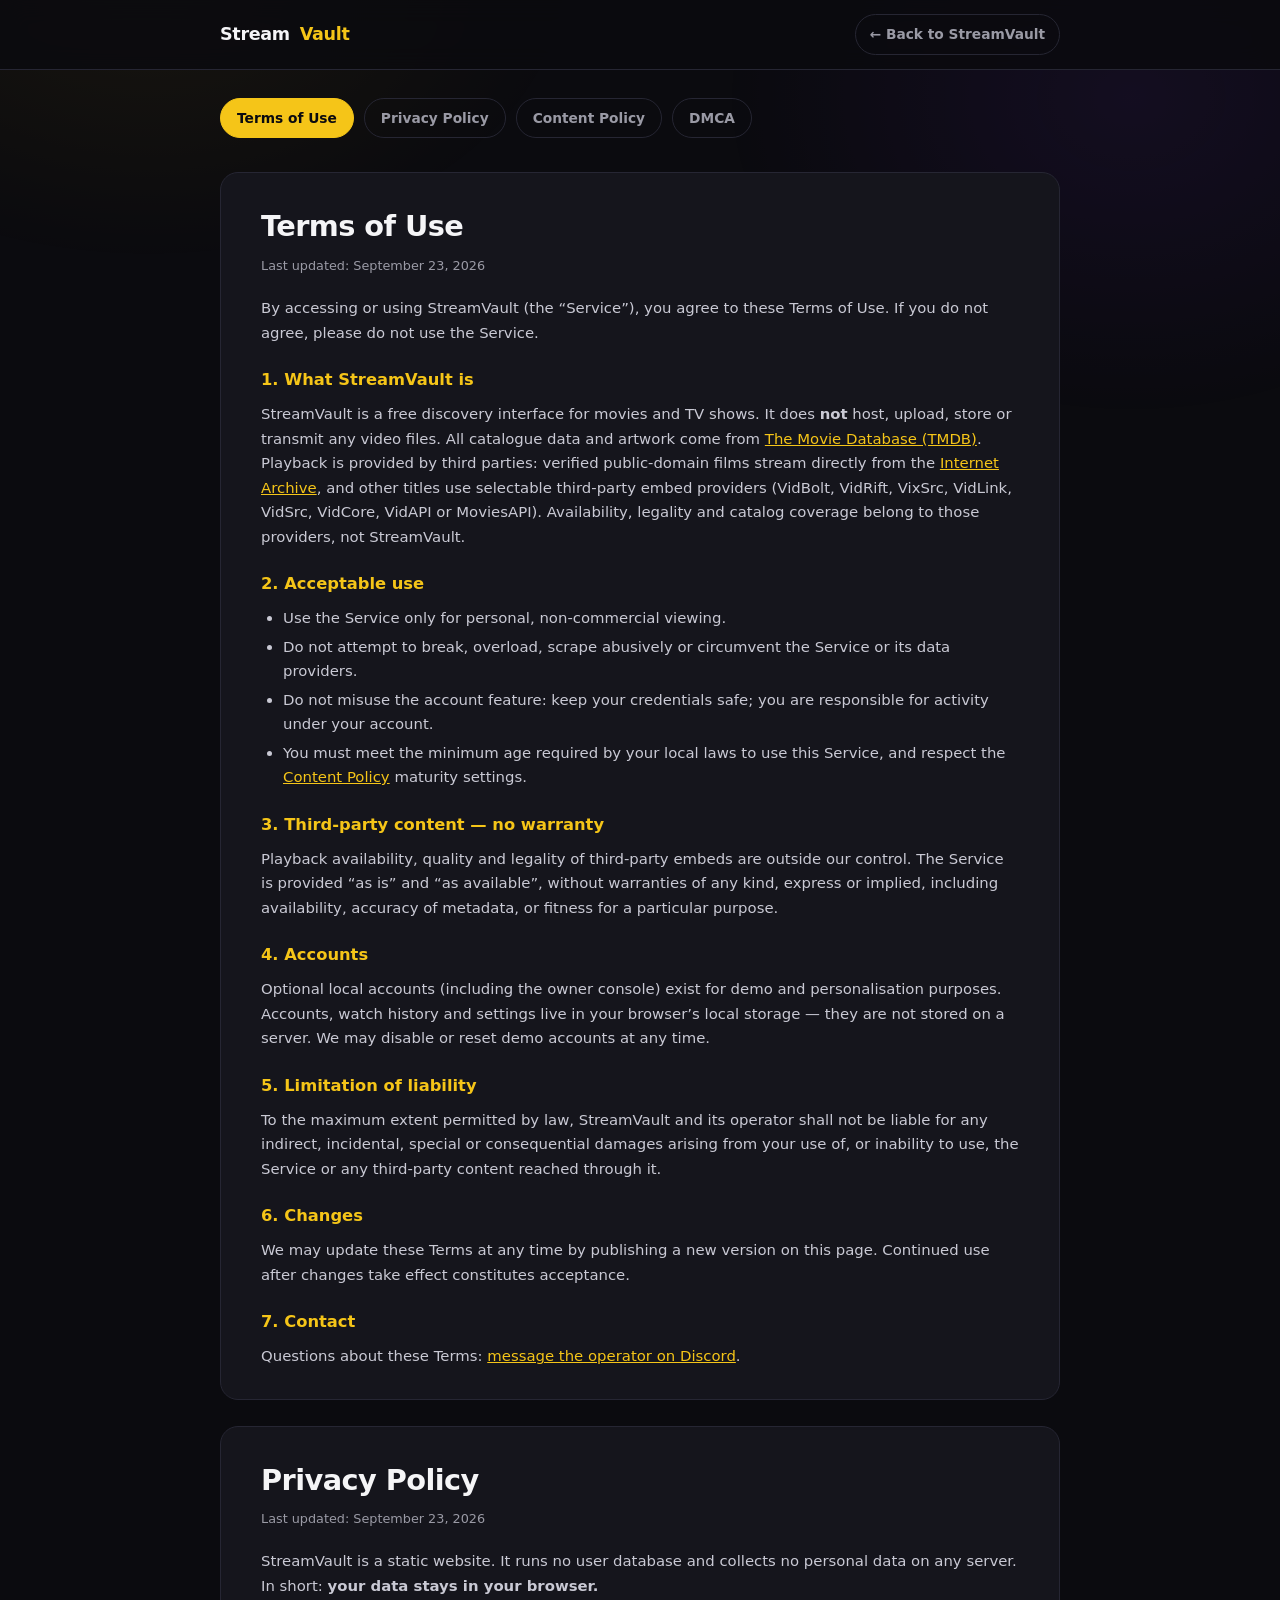
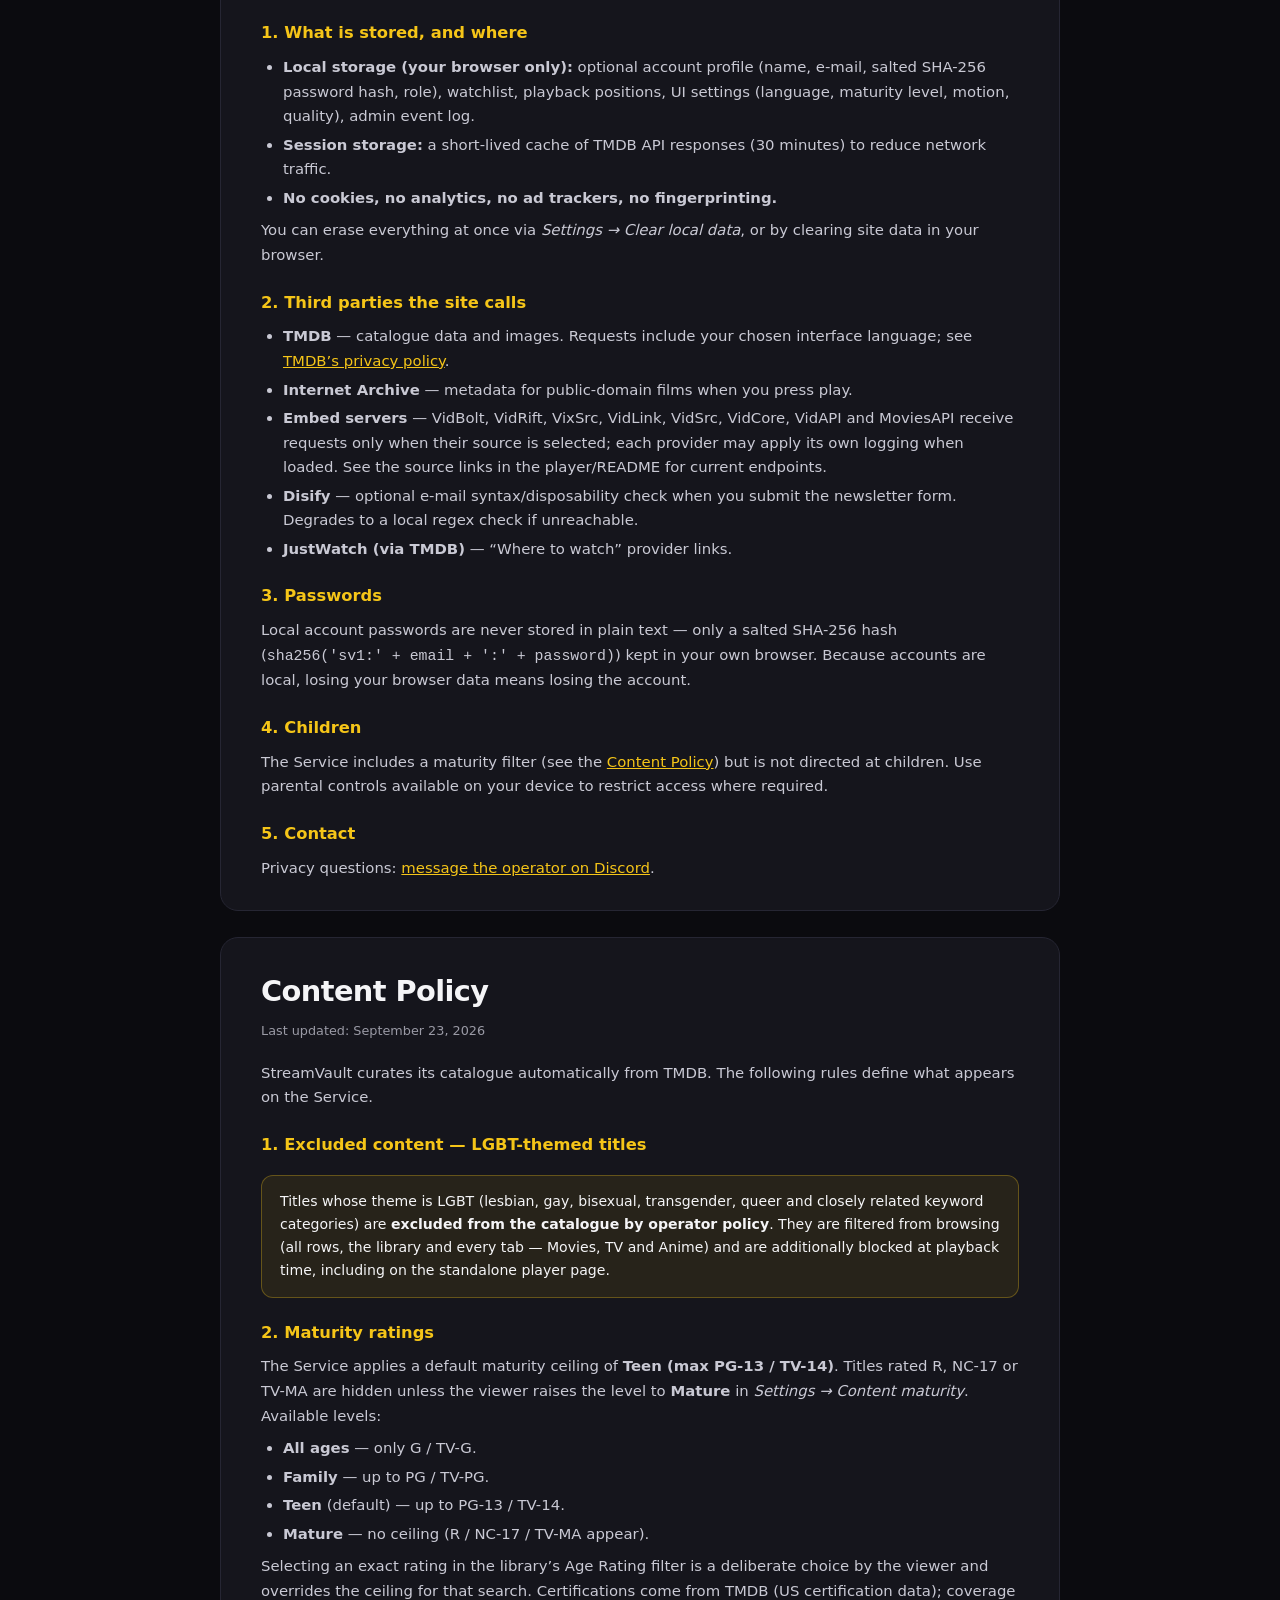
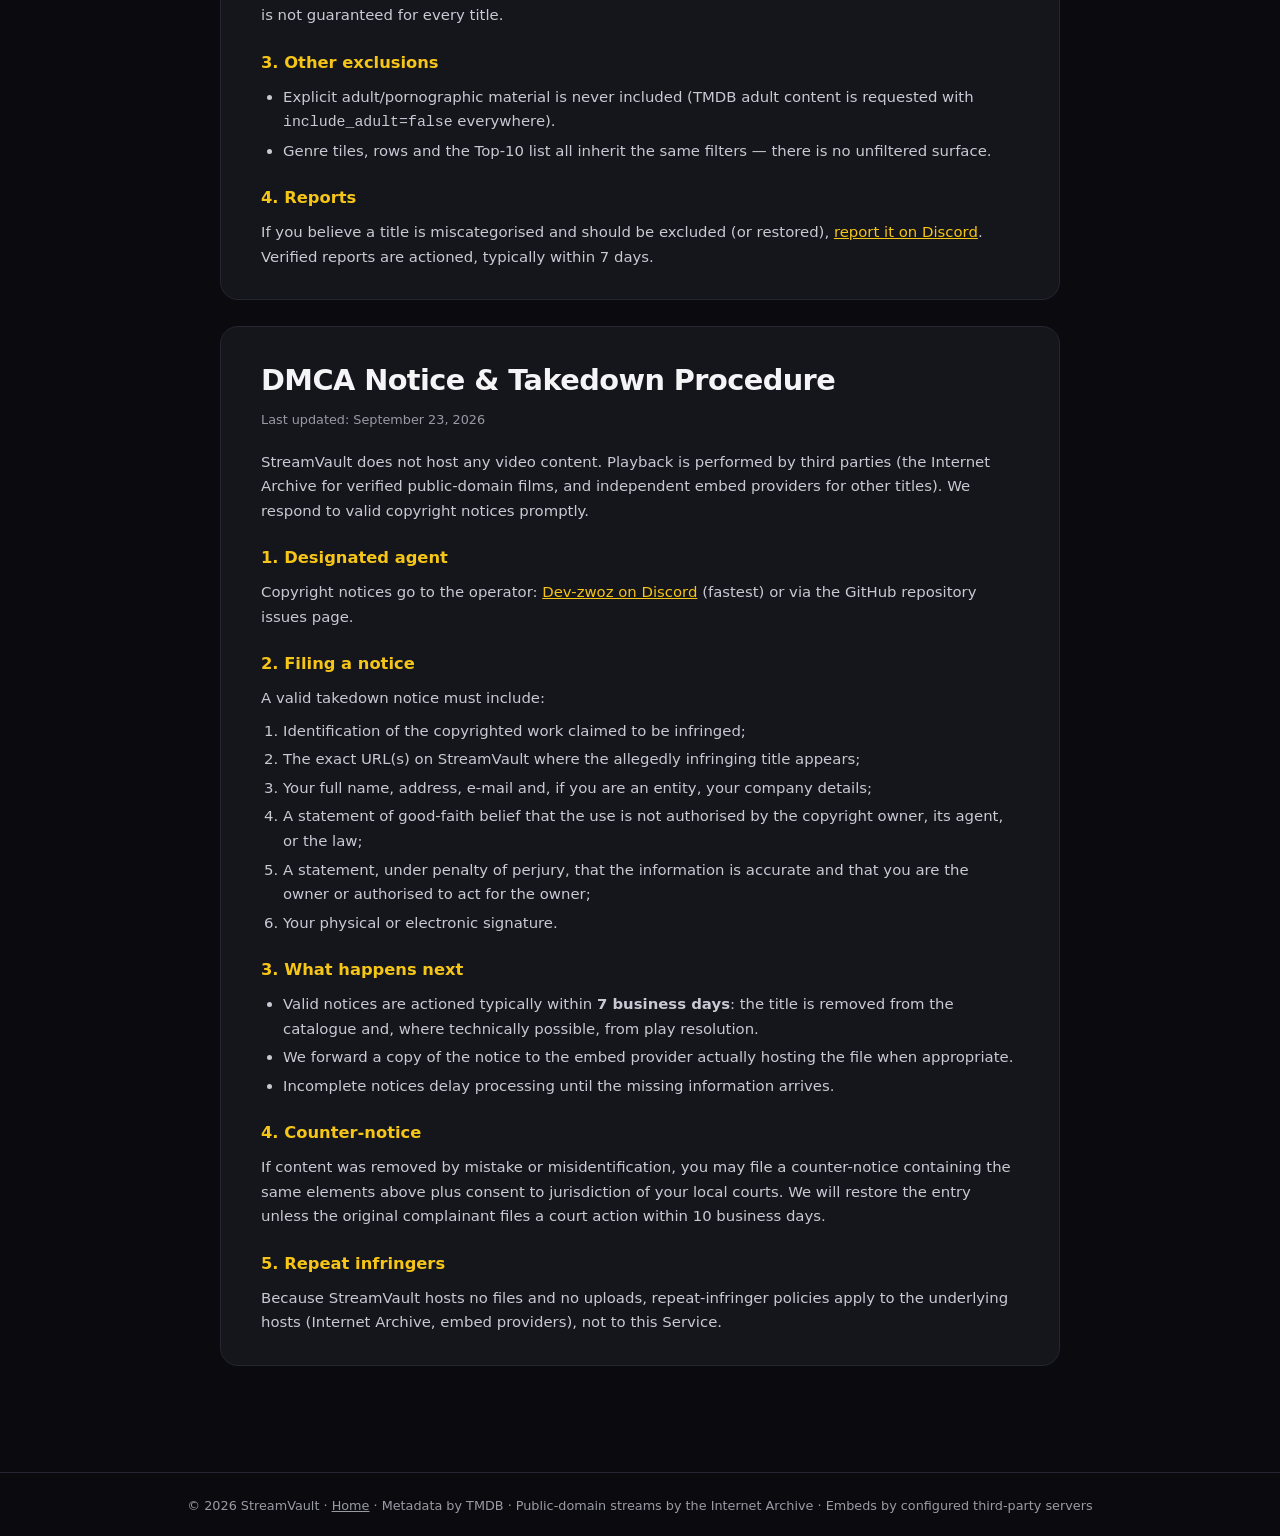
<file: legal.html>
<!DOCTYPE html>
<html lang="en">
<head>
  <meta charset="UTF-8">
  <meta name="viewport" content="width=device-width, initial-scale=1.0">
  <title>Legal — StreamVault</title>
  <meta name="description" content="Terms of Use, Privacy Policy, Content Policy and DMCA notice for StreamVault.">
  <link rel="icon" href="assets/logo.svg" type="image/svg+xml">
  <style>
    :root {
      --bg: #0B0B0F; --surface: #15151C; --surface-2: #1C1C26;
      --gold: #F5C518; --gold-deep: #D4AF37; --text: #F5F5F7; --muted: #9A9AA5;
      --border: #262633;
    }
    * { box-sizing: border-box; margin: 0; padding: 0; }
    html { scroll-behavior: smooth; }
    body {
      background: var(--bg); color: var(--text); min-height: 100vh;
      font-family: 'Inter', system-ui, -apple-system, 'Segoe UI', Roboto, sans-serif;
      line-height: 1.65; overflow-x: hidden;
    }
    .glow {
      position: fixed; inset: -20% -10%; z-index: 0; pointer-events: none; opacity: .5;
      background:
        radial-gradient(46% 38% at 18% 12%, rgba(245,197,24,.12), transparent 62%),
        radial-gradient(42% 40% at 82% 22%, rgba(109,40,217,.18), transparent 64%);
    }
    header {
      position: sticky; top: 0; z-index: 10;
      background: rgba(11,11,15,.85); backdrop-filter: blur(12px);
      border-bottom: 1px solid var(--border);
    }
    .bar {
      max-width: 880px; margin: 0 auto; padding: 14px 20px;
      display: flex; align-items: center; justify-content: space-between; gap: 12px; flex-wrap: wrap;
    }
    .brand {
      display: inline-flex; align-items: center; gap: 10px; text-decoration: none; color: var(--text);
      font-weight: 800; font-size: 1.1rem; letter-spacing: -.02em;
    }
    .brand b { color: var(--gold); }
    .back {
      color: var(--muted); text-decoration: none; font-size: .86rem; font-weight: 600;
      padding: 8px 14px; border: 1px solid var(--border); border-radius: 999px;
      transition: color .15s, border-color .15s;
    }
    .back:hover { color: var(--gold); border-color: var(--gold); }
    main { position: relative; z-index: 1; max-width: 880px; margin: 0 auto; padding: 28px 20px 80px; }
    nav.toc {
      display: flex; flex-wrap: wrap; gap: 10px; margin-bottom: 34px;
    }
    nav.toc a {
      color: var(--muted); text-decoration: none; font-size: .86rem; font-weight: 600;
      padding: 8px 16px; border: 1px solid var(--border); border-radius: 999px;
      transition: color .15s, border-color .15s, background .15s;
    }
    nav.toc a:hover, nav.toc a.active { color: #0B0B0F; background: var(--gold); border-color: var(--gold); }
    section.doc {
      background: var(--surface); border: 1px solid var(--border); border-radius: 18px;
      padding: 30px clamp(18px, 4vw, 40px); margin-bottom: 26px;
      scroll-margin-top: 90px;
    }
    section.doc h1 {
      font-size: clamp(1.4rem, 3vw, 1.8rem); letter-spacing: -.02em; margin-bottom: 4px;
    }
    section.doc .updated { color: var(--muted); font-size: .8rem; margin-bottom: 20px; }
    section.doc h2 { font-size: 1.02rem; margin: 22px 0 8px; color: var(--gold); }
    section.doc p, section.doc li { color: #C9C9D4; font-size: .93rem; }
    section.doc ul, section.doc ol { padding-left: 22px; margin: 8px 0; }
    section.doc li { margin: 4px 0; }
    section.doc a { color: var(--gold); }
    .notice {
      background: rgba(245,197,24,.08); border: 1px solid rgba(245,197,24,.3);
      border-radius: 12px; padding: 14px 18px; margin: 16px 0; font-size: .88rem;
    }
    footer {
      border-top: 1px solid var(--border); padding: 22px 20px; text-align: center;
      color: var(--muted); font-size: .8rem; position: relative; z-index: 1;
    }
    footer a { color: var(--muted); }
  </style>
</head>
<body>
  <div class="glow" aria-hidden="true"></div>

  <header>
    <div class="bar">
      <a class="brand" href="index.html">Stream<b>Vault</b></a>
      <a class="back" href="index.html">← Back to StreamVault</a>
    </div>
  </header>

  <main>
    <nav class="toc" aria-label="Legal documents">
      <a href="#terms">Terms of Use</a>
      <a href="#privacy">Privacy Policy</a>
      <a href="#content-policy">Content Policy</a>
      <a href="#dmca">DMCA</a>
    </nav>

    <!-- ================================================================== -->
    <section class="doc" id="terms">
      <h1>Terms of Use</h1>
      <p class="updated">Last updated: September 23, 2026</p>

      <p>By accessing or using StreamVault (the “Service”), you agree to these Terms of Use. If you do not agree, please do not use the Service.</p>

      <h2>1. What StreamVault is</h2>
      <p>StreamVault is a free discovery interface for movies and TV shows. It does <strong>not</strong> host, upload, store or transmit any video files. All catalogue data and artwork come from <a href="https://www.themoviedb.org/" rel="noopener noreferrer" target="_blank">The Movie Database (TMDB)</a>. Playback is provided by third parties: verified public-domain films stream directly from the <a href="https://archive.org" rel="noopener noreferrer" target="_blank">Internet Archive</a>, and other titles use selectable third-party embed providers (VidBolt, VidRift, VixSrc, VidLink, VidSrc, VidCore, VidAPI or MoviesAPI). Availability, legality and catalog coverage belong to those providers, not StreamVault.</p>

      <h2>2. Acceptable use</h2>
      <ul>
        <li>Use the Service only for personal, non-commercial viewing.</li>
        <li>Do not attempt to break, overload, scrape abusively or circumvent the Service or its data providers.</li>
        <li>Do not misuse the account feature: keep your credentials safe; you are responsible for activity under your account.</li>
        <li>You must meet the minimum age required by your local laws to use this Service, and respect the <a href="#content-policy">Content Policy</a> maturity settings.</li>
      </ul>

      <h2>3. Third-party content — no warranty</h2>
      <p>Playback availability, quality and legality of third-party embeds are outside our control. The Service is provided “as is” and “as available”, without warranties of any kind, express or implied, including availability, accuracy of metadata, or fitness for a particular purpose.</p>

      <h2>4. Accounts</h2>
      <p>Optional local accounts (including the owner console) exist for demo and personalisation purposes. Accounts, watch history and settings live in your browser’s local storage — they are not stored on a server. We may disable or reset demo accounts at any time.</p>

      <h2>5. Limitation of liability</h2>
      <p>To the maximum extent permitted by law, StreamVault and its operator shall not be liable for any indirect, incidental, special or consequential damages arising from your use of, or inability to use, the Service or any third-party content reached through it.</p>

      <h2>6. Changes</h2>
      <p>We may update these Terms at any time by publishing a new version on this page. Continued use after changes take effect constitutes acceptance.</p>

      <h2>7. Contact</h2>
      <p>Questions about these Terms: <a href="https://discord.com/users/1469638087268110399" rel="noopener noreferrer" target="_blank">message the operator on Discord</a>.</p>
    </section>

    <!-- ================================================================== -->
    <section class="doc" id="privacy">
      <h1>Privacy Policy</h1>
      <p class="updated">Last updated: September 23, 2026</p>

      <p>StreamVault is a static website. It runs no user database and collects no personal data on any server. In short: <strong>your data stays in your browser.</strong></p>

      <h2>1. What is stored, and where</h2>
      <ul>
        <li><strong>Local storage (your browser only):</strong> optional account profile (name, e-mail, salted SHA-256 password hash, role), watchlist, playback positions, UI settings (language, maturity level, motion, quality), admin event log.</li>
        <li><strong>Session storage:</strong> a short-lived cache of TMDB API responses (30 minutes) to reduce network traffic.</li>
        <li><strong>No cookies, no analytics, no ad trackers, no fingerprinting.</strong></li>
      </ul>
      <p>You can erase everything at once via <em>Settings → Clear local data</em>, or by clearing site data in your browser.</p>

      <h2>2. Third parties the site calls</h2>
      <ul>
        <li><strong>TMDB</strong> — catalogue data and images. Requests include your chosen interface language; see <a href="https://www.themoviedb.org/privacy-policy" rel="noopener noreferrer" target="_blank">TMDB’s privacy policy</a>.</li>
        <li><strong>Internet Archive</strong> — metadata for public-domain films when you press play.</li>
        <li><strong>Embed servers</strong> — VidBolt, VidRift, VixSrc, VidLink, VidSrc, VidCore, VidAPI and MoviesAPI receive requests only when their source is selected; each provider may apply its own logging when loaded. See the source links in the player/README for current endpoints.</li>
        <li><strong>Disify</strong> — optional e-mail syntax/disposability check when you submit the newsletter form. Degrades to a local regex check if unreachable.</li>
        <li><strong>JustWatch (via TMDB)</strong> — “Where to watch” provider links.</li>
      </ul>

      <h2>3. Passwords</h2>
      <p>Local account passwords are never stored in plain text — only a salted SHA-256 hash (<code>sha256('sv1:' + email + ':' + password)</code>) kept in your own browser. Because accounts are local, losing your browser data means losing the account.</p>

      <h2>4. Children</h2>
      <p>The Service includes a maturity filter (see the <a href="#content-policy">Content Policy</a>) but is not directed at children. Use parental controls available on your device to restrict access where required.</p>

      <h2>5. Contact</h2>
      <p>Privacy questions: <a href="https://discord.com/users/1469638087268110399" rel="noopener noreferrer" target="_blank">message the operator on Discord</a>.</p>
    </section>

    <!-- ================================================================== -->
    <section class="doc" id="content-policy">
      <h1>Content Policy</h1>
      <p class="updated">Last updated: September 23, 2026</p>

      <p>StreamVault curates its catalogue automatically from TMDB. The following rules define what appears on the Service.</p>

      <h2>1. Excluded content — LGBT-themed titles</h2>
      <div class="notice">Titles whose theme is LGBT (lesbian, gay, bisexual, transgender, queer and closely related keyword categories) are <strong>excluded from the catalogue by operator policy</strong>. They are filtered from browsing (all rows, the library and every tab — Movies, TV and Anime) and are additionally blocked at playback time, including on the standalone player page.</div>

      <h2>2. Maturity ratings</h2>
      <p>The Service applies a default maturity ceiling of <strong>Teen (max PG-13 / TV-14)</strong>. Titles rated R, NC-17 or TV-MA are hidden unless the viewer raises the level to <strong>Mature</strong> in <em>Settings → Content maturity</em>. Available levels:</p>
      <ul>
        <li><strong>All ages</strong> — only G / TV-G.</li>
        <li><strong>Family</strong> — up to PG / TV-PG.</li>
        <li><strong>Teen</strong> (default) — up to PG-13 / TV-14.</li>
        <li><strong>Mature</strong> — no ceiling (R / NC-17 / TV-MA appear).</li>
      </ul>
      <p>Selecting an exact rating in the library’s Age Rating filter is a deliberate choice by the viewer and overrides the ceiling for that search. Certifications come from TMDB (US certification data); coverage is not guaranteed for every title.</p>

      <h2>3. Other exclusions</h2>
      <ul>
        <li>Explicit adult/pornographic material is never included (TMDB adult content is requested with <code>include_adult=false</code> everywhere).</li>
        <li>Genre tiles, rows and the Top-10 list all inherit the same filters — there is no unfiltered surface.</li>
      </ul>

      <h2>4. Reports</h2>
      <p>If you believe a title is miscategorised and should be excluded (or restored), <a href="https://discord.com/users/1469638087268110399" rel="noopener noreferrer" target="_blank">report it on Discord</a>. Verified reports are actioned, typically within 7 days.</p>
    </section>

    <!-- ================================================================== -->
    <section class="doc" id="dmca">
      <h1>DMCA Notice &amp; Takedown Procedure</h1>
      <p class="updated">Last updated: September 23, 2026</p>

      <p>StreamVault does not host any video content. Playback is performed by third parties (the Internet Archive for verified public-domain films, and independent embed providers for other titles). We respond to valid copyright notices promptly.</p>

      <h2>1. Designated agent</h2>
      <p>Copyright notices go to the operator: <a href="https://discord.com/users/1469638087268110399" rel="noopener noreferrer" target="_blank">Dev-zwoz on Discord</a> (fastest) or via the GitHub repository issues page.</p>

      <h2>2. Filing a notice</h2>
      <p>A valid takedown notice must include:</p>
      <ol>
        <li>Identification of the copyrighted work claimed to be infringed;</li>
        <li>The exact URL(s) on StreamVault where the allegedly infringing title appears;</li>
        <li>Your full name, address, e-mail and, if you are an entity, your company details;</li>
        <li>A statement of good-faith belief that the use is not authorised by the copyright owner, its agent, or the law;</li>
        <li>A statement, under penalty of perjury, that the information is accurate and that you are the owner or authorised to act for the owner;</li>
        <li>Your physical or electronic signature.</li>
      </ol>

      <h2>3. What happens next</h2>
      <ul>
        <li>Valid notices are actioned typically within <strong>7 business days</strong>: the title is removed from the catalogue and, where technically possible, from play resolution.</li>
        <li>We forward a copy of the notice to the embed provider actually hosting the file when appropriate.</li>
        <li>Incomplete notices delay processing until the missing information arrives.</li>
      </ul>

      <h2>4. Counter-notice</h2>
      <p>If content was removed by mistake or misidentification, you may file a counter-notice containing the same elements above plus consent to jurisdiction of your local courts. We will restore the entry unless the original complainant files a court action within 10 business days.</p>

      <h2>5. Repeat infringers</h2>
      <p>Because StreamVault hosts no files and no uploads, repeat-infringer policies apply to the underlying hosts (Internet Archive, embed providers), not to this Service.</p>
    </section>
  </main>

  <footer>
    <p>© 2026 StreamVault · <a href="index.html">Home</a> · Metadata by TMDB · Public-domain streams by the Internet Archive · Embeds by configured third-party servers</p>
  </footer>

  <script>
    // TOC highlight + deep-link (legal.html#privacy opens that document)
    const links = [...document.querySelectorAll('nav.toc a')];
    const setActive = () => {
      const h = location.hash || '#terms';
      links.forEach((a) => a.classList.toggle('active', a.getAttribute('href') === h));
    };
    window.addEventListener('hashchange', setActive);
    setActive();
  </script>
</body>
</html>
</file>
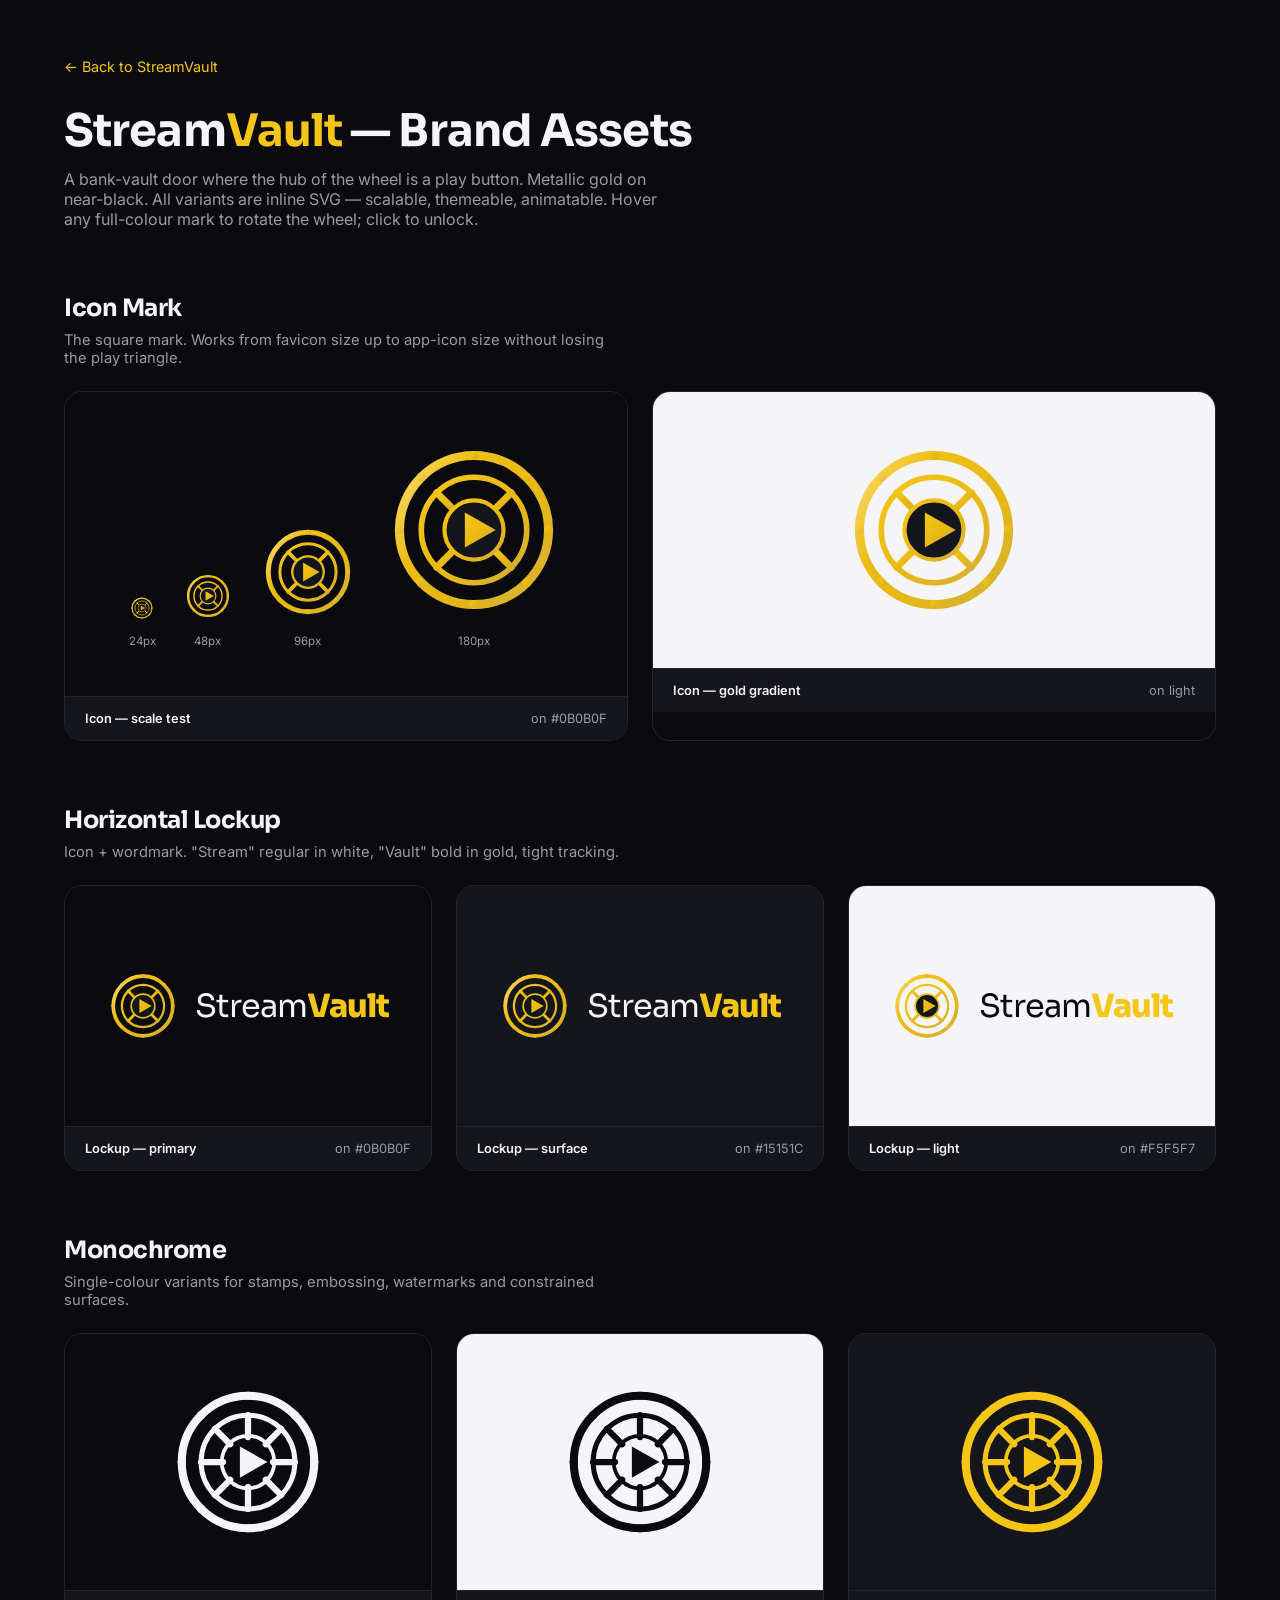
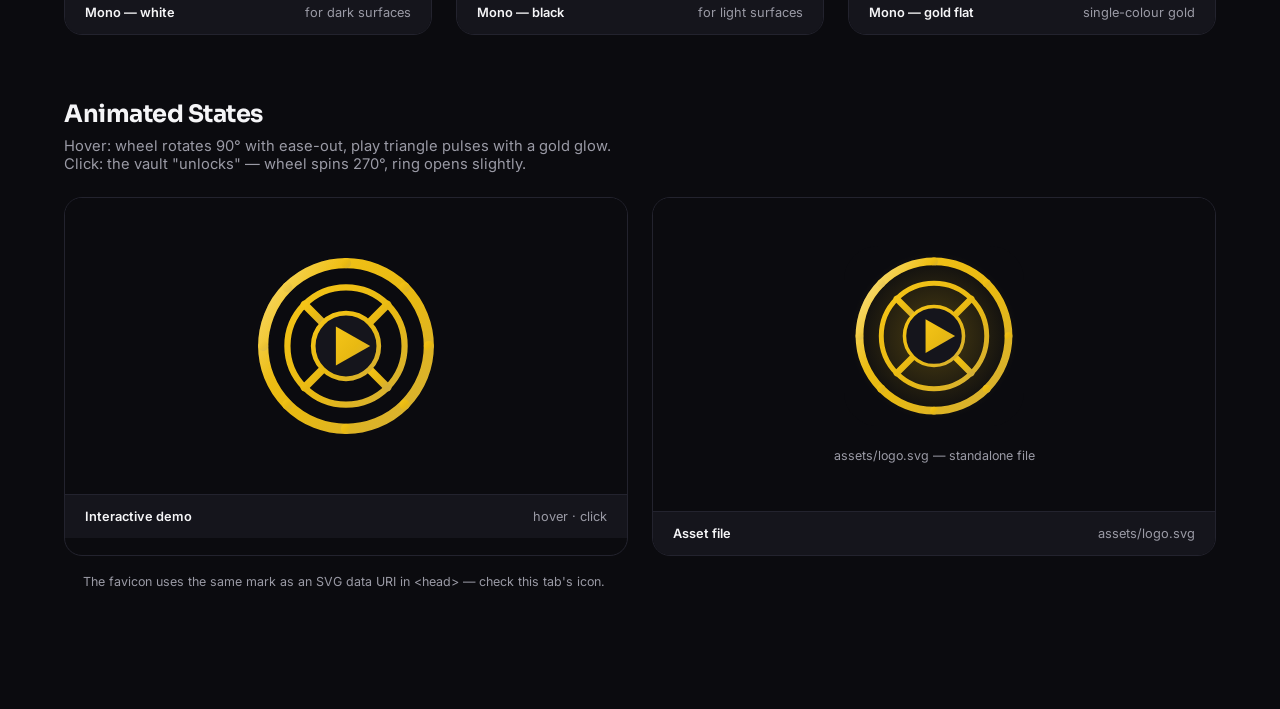
<file: logo-showcase.html>
<!DOCTYPE html>
<html lang="en">
<head>
  <meta charset="UTF-8">
  <meta name="viewport" content="width=device-width, initial-scale=1.0">
  <title>StreamVault — Logo Showcase</title>
  <meta name="author" content="Dev-zwoz">
  <link rel="icon" href="data:image/svg+xml,%3Csvg xmlns='http://www.w3.org/2000/svg' viewBox='0 0 512 512'%3E%3Crect width='512' height='512' rx='96' fill='%230B0B0F'/%3E%3Ccircle cx='256' cy='256' r='206' fill='none' stroke='%23F5C518' stroke-width='30'/%3E%3Ccircle cx='256' cy='256' r='128' fill='none' stroke='%23D4AF37' stroke-width='22'/%3E%3Cpath d='M256 74v56M256 382v56M74 256h56M382 256h56M127 127l40 40M345 345l40 40M127 385l40-40M345 167l40-40' stroke='%23F5C518' stroke-width='24' stroke-linecap='round'/%3E%3Cpath d='M226 200l88 56-88 56z' fill='%23F5C518'/%3E%3C/svg%3E">
  <link rel="stylesheet" href="https://fonts.googleapis.com/css2?family=Sora:wght@600;700;800&family=Inter:wght@400;500;600&display=swap">
  <style>
    :root {
      --bg: #0B0B0F; --surface: #15151C; --gold: #F5C518; --gold-deep: #D4AF37;
      --text: #F5F5F7; --muted: #9A9AA5; --ease: cubic-bezier(0.22, 1, 0.36, 1);
    }
    * { box-sizing: border-box; margin: 0; padding: 0; }
    body { background: var(--bg); color: var(--text); font-family: 'Inter', system-ui, sans-serif; padding: 56px clamp(16px, 5vw, 72px) 96px; }
    h1, h2 { font-family: 'Sora', system-ui, sans-serif; letter-spacing: -.02em; }
    h1 { font-size: clamp(1.8rem, 4vw, 2.8rem); }
    h1 b { color: var(--gold); }
    .sub { color: var(--muted); margin: 10px 0 48px; max-width: 620px; }
    .grid { display: grid; gap: 24px; grid-template-columns: repeat(auto-fit, minmax(300px, 1fr)); }
    .tile { border: 1px solid #23232e; border-radius: 18px; overflow: hidden; }
    .tile-canvas { display: grid; place-items: center; padding: 48px 24px; min-height: 240px; }
    .tile-canvas.dark { background: var(--bg); }
    .tile-canvas.charcoal { background: var(--surface); }
    .tile-canvas.light { background: #F5F5F7; }
    .tile-label { padding: 14px 20px; font-size: .8rem; color: var(--muted); border-top: 1px solid #23232e; background: var(--surface); display: flex; justify-content: space-between; gap: 10px; }
    .tile-label b { color: var(--text); font-weight: 600; }
    .sizes { display: flex; align-items: flex-end; gap: 28px; flex-wrap: wrap; justify-content: center; }
    .sizes figure { text-align: center; }
    .sizes figcaption { color: var(--muted); font-size: .72rem; margin-top: 10px; }
    a.back { color: var(--gold); font-size: .9rem; text-decoration: none; display: inline-block; margin-bottom: 28px; }
    a.back:hover { text-decoration: underline; }
    section { margin-top: 64px; }
    section > h2 { margin-bottom: 8px; }
    section > p { color: var(--muted); font-size: .92rem; margin-bottom: 24px; max-width: 560px; }

    /* logo motion (same rules as the app) */
    .sv-logo .sv-wheel { transform-origin: 50% 50%; transition: transform .9s var(--ease); }
    .sv-logo:hover .sv-wheel { transform: rotate(90deg); }
    .sv-logo.unlock .sv-wheel { transition: transform 1.1s var(--ease); transform: rotate(270deg); }
    .sv-logo .sv-tri { transform-origin: 50% 50%; transition: transform .5s var(--ease), filter .5s var(--ease); }
    .sv-logo:hover .sv-tri { transform: scale(1.12); filter: drop-shadow(0 0 8px rgba(245,197,24,.85)); }
    .sv-logo .sv-ring { transform-origin: 50% 50%; transition: transform .9s var(--ease); }
    .sv-logo.unlock .sv-ring { transform: scale(1.05); }
    .word { font-family: 'Sora', sans-serif; font-size: 2rem; letter-spacing: -.03em; }
    .word b { color: var(--gold); font-weight: 800; }
    .word.on-light { color: #0B0B0F; }
    .lockup { display: flex; align-items: center; gap: 16px; }
    .hint { color: var(--muted); font-size: .78rem; text-align: center; margin-top: 18px; }
  </style>
</head>
<body>
  <!-- shared defs -->
  <svg width="0" height="0" style="position:absolute" aria-hidden="true">
    <defs>
      <linearGradient id="gGold" x1="0%" y1="0%" x2="100%" y2="100%">
        <stop offset="0%" stop-color="#F5C518"/><stop offset="55%" stop-color="#E8B912"/><stop offset="100%" stop-color="#D4AF37"/>
      </linearGradient>
      <linearGradient id="gSheen" x1="0%" y1="0%" x2="100%" y2="60%">
        <stop offset="0%" stop-color="#FFF" stop-opacity=".5"/><stop offset="35%" stop-color="#FFF" stop-opacity="0"/>
      </linearGradient>
      <symbol id="sv-mark" viewBox="0 0 512 512">
        <g class="sv-ring">
          <circle cx="256" cy="256" r="212" fill="none" stroke="url(#gGold)" stroke-width="26"/>
          <g fill="url(#gGold)">
            <circle cx="256" cy="44" r="13"/><circle cx="256" cy="468" r="13"/>
            <circle cx="44" cy="256" r="13"/><circle cx="468" cy="256" r="13"/>
            <circle cx="106" cy="106" r="13"/><circle cx="406" cy="106" r="13"/>
            <circle cx="106" cy="406" r="13"/><circle cx="406" cy="406" r="13"/>
          </g>
        </g>
        <g class="sv-wheel">
          <circle cx="256" cy="256" r="150" fill="none" stroke="url(#gGold)" stroke-width="16"/>
          <g stroke="url(#gGold)" stroke-width="20" stroke-linecap="round">
            <line x1="256" y1="106" x2="256" y2="176"/><line x1="256" y1="336" x2="256" y2="406"/>
            <line x1="106" y1="256" x2="176" y2="256"/><line x1="336" y1="256" x2="406" y2="256"/>
            <line x1="150" y1="150" x2="199" y2="199"/><line x1="313" y1="313" x2="362" y2="362"/>
            <line x1="150" y1="362" x2="199" y2="313"/><line x1="313" y1="199" x2="362" y2="150"/>
          </g>
        </g>
        <circle cx="256" cy="256" r="84" fill="#15151C" stroke="url(#gGold)" stroke-width="12"/>
        <path class="sv-tri" d="M230 206 L318 256 L230 306 Z" fill="url(#gGold)"/>
        <circle cx="256" cy="256" r="212" fill="none" stroke="url(#gSheen)" stroke-width="26" opacity=".8"/>
      </symbol>
      <!-- monochrome variant: single currentColor, hub knocked out -->
      <symbol id="sv-mark-mono" viewBox="0 0 512 512">
        <circle cx="256" cy="256" r="212" fill="none" stroke="currentColor" stroke-width="26"/>
        <g fill="currentColor">
          <circle cx="256" cy="44" r="13"/><circle cx="256" cy="468" r="13"/>
          <circle cx="44" cy="256" r="13"/><circle cx="468" cy="256" r="13"/>
          <circle cx="106" cy="106" r="13"/><circle cx="406" cy="106" r="13"/>
          <circle cx="106" cy="406" r="13"/><circle cx="406" cy="406" r="13"/>
        </g>
        <circle cx="256" cy="256" r="150" fill="none" stroke="currentColor" stroke-width="16"/>
        <g stroke="currentColor" stroke-width="20" stroke-linecap="round">
          <line x1="256" y1="106" x2="256" y2="176"/><line x1="256" y1="336" x2="256" y2="406"/>
          <line x1="106" y1="256" x2="176" y2="256"/><line x1="336" y1="256" x2="406" y2="256"/>
          <line x1="150" y1="150" x2="199" y2="199"/><line x1="313" y1="313" x2="362" y2="362"/>
          <line x1="150" y1="362" x2="199" y2="313"/><line x1="313" y1="199" x2="362" y2="150"/>
        </g>
        <circle cx="256" cy="256" r="84" fill="none" stroke="currentColor" stroke-width="12"/>
        <path d="M230 206 L318 256 L230 306 Z" fill="currentColor"/>
      </symbol>
    </defs>
  </svg>

  <a class="back" href="index.html">← Back to StreamVault</a>
  <h1>Stream<b>Vault</b> — Brand Assets</h1>
  <p class="sub">A bank-vault door where the hub of the wheel is a play button. Metallic gold on near-black. All variants are inline SVG — scalable, themeable, animatable. Hover any full-colour mark to rotate the wheel; click to unlock.</p>

  <section>
    <h2>Icon Mark</h2>
    <p>The square mark. Works from favicon size up to app-icon size without losing the play triangle.</p>
    <div class="grid">
      <div class="tile">
        <div class="tile-canvas dark">
          <div class="sizes">
            <figure><svg class="sv-logo" width="24" height="24" viewBox="0 0 512 512"><use href="#sv-mark"/></svg><figcaption>24px</figcaption></figure>
            <figure><svg class="sv-logo" width="48" height="48" viewBox="0 0 512 512"><use href="#sv-mark"/></svg><figcaption>48px</figcaption></figure>
            <figure><svg class="sv-logo" width="96" height="96" viewBox="0 0 512 512"><use href="#sv-mark"/></svg><figcaption>96px</figcaption></figure>
            <figure><svg class="sv-logo" width="180" height="180" viewBox="0 0 512 512"><use href="#sv-mark"/></svg><figcaption>180px</figcaption></figure>
          </div>
        </div>
        <div class="tile-label"><b>Icon — scale test</b><span>on #0B0B0F</span></div>
      </div>
      <div class="tile">
        <div class="tile-canvas light">
          <svg class="sv-logo" width="180" height="180" viewBox="0 0 512 512"><use href="#sv-mark"/></svg>
        </div>
        <div class="tile-label"><b>Icon — gold gradient</b><span>on light</span></div>
      </div>
    </div>
  </section>

  <section>
    <h2>Horizontal Lockup</h2>
    <p>Icon + wordmark. "Stream" regular in white, "Vault" bold in gold, tight tracking.</p>
    <div class="grid">
      <div class="tile">
        <div class="tile-canvas dark">
          <div class="lockup">
            <svg class="sv-logo" width="72" height="72" viewBox="0 0 512 512"><use href="#sv-mark"/></svg>
            <span class="word">Stream<b>Vault</b></span>
          </div>
        </div>
        <div class="tile-label"><b>Lockup — primary</b><span>on #0B0B0F</span></div>
      </div>
      <div class="tile">
        <div class="tile-canvas charcoal">
          <div class="lockup">
            <svg class="sv-logo" width="72" height="72" viewBox="0 0 512 512"><use href="#sv-mark"/></svg>
            <span class="word">Stream<b>Vault</b></span>
          </div>
        </div>
        <div class="tile-label"><b>Lockup — surface</b><span>on #15151C</span></div>
      </div>
      <div class="tile">
        <div class="tile-canvas light">
          <div class="lockup">
            <svg class="sv-logo" width="72" height="72" viewBox="0 0 512 512"><use href="#sv-mark"/></svg>
            <span class="word on-light">Stream<b>Vault</b></span>
          </div>
        </div>
        <div class="tile-label"><b>Lockup — light</b><span>on #F5F5F7</span></div>
      </div>
    </div>
  </section>

  <section>
    <h2>Monochrome</h2>
    <p>Single-colour variants for stamps, embossing, watermarks and constrained surfaces.</p>
    <div class="grid">
      <div class="tile">
        <div class="tile-canvas dark" style="color:#F5F5F7">
          <svg width="160" height="160" viewBox="0 0 512 512"><use href="#sv-mark-mono"/></svg>
        </div>
        <div class="tile-label"><b>Mono — white</b><span>for dark surfaces</span></div>
      </div>
      <div class="tile">
        <div class="tile-canvas light" style="color:#0B0B0F">
          <svg width="160" height="160" viewBox="0 0 512 512"><use href="#sv-mark-mono"/></svg>
        </div>
        <div class="tile-label"><b>Mono — black</b><span>for light surfaces</span></div>
      </div>
      <div class="tile">
        <div class="tile-canvas charcoal" style="color:#F5C518">
          <svg width="160" height="160" viewBox="0 0 512 512"><use href="#sv-mark-mono"/></svg>
        </div>
        <div class="tile-label"><b>Mono — gold flat</b><span>single-colour gold</span></div>
      </div>
    </div>
  </section>

  <section>
    <h2>Animated States</h2>
    <p>Hover: wheel rotates 90° with ease-out, play triangle pulses with a gold glow. Click: the vault "unlocks" — wheel spins 270°, ring opens slightly.</p>
    <div class="grid">
      <div class="tile">
        <div class="tile-canvas dark">
          <svg class="sv-logo" id="demo-logo" width="200" height="200" viewBox="0 0 512 512" style="cursor:pointer"><use href="#sv-mark"/></svg>
        </div>
        <div class="tile-label"><b>Interactive demo</b><span>hover · click</span></div>
      </div>
      <div class="tile">
        <div class="tile-canvas dark">
          <figure style="text-align:center">
            <img src="assets/logo.svg" width="180" height="180" alt="StreamVault standalone logo file">
            <figcaption class="hint">assets/logo.svg — standalone file</figcaption>
          </figure>
        </div>
        <div class="tile-label"><b>Asset file</b><span>assets/logo.svg</span></div>
      </div>
    </div>
    <p class="hint">The favicon uses the same mark as an SVG data URI in &lt;head&gt; — check this tab's icon.</p>
  </section>

  <script>
    // click → unlock spin (same behaviour as the app navbar)
    document.querySelectorAll('.sv-logo').forEach((logo) => {
      logo.addEventListener('click', () => {
        logo.classList.remove('unlock');
        void logo.getBoundingClientRect();
        logo.classList.add('unlock');
        setTimeout(() => logo.classList.remove('unlock'), 1200);
      });
    });
  </script>
</body>
</html>
</file>
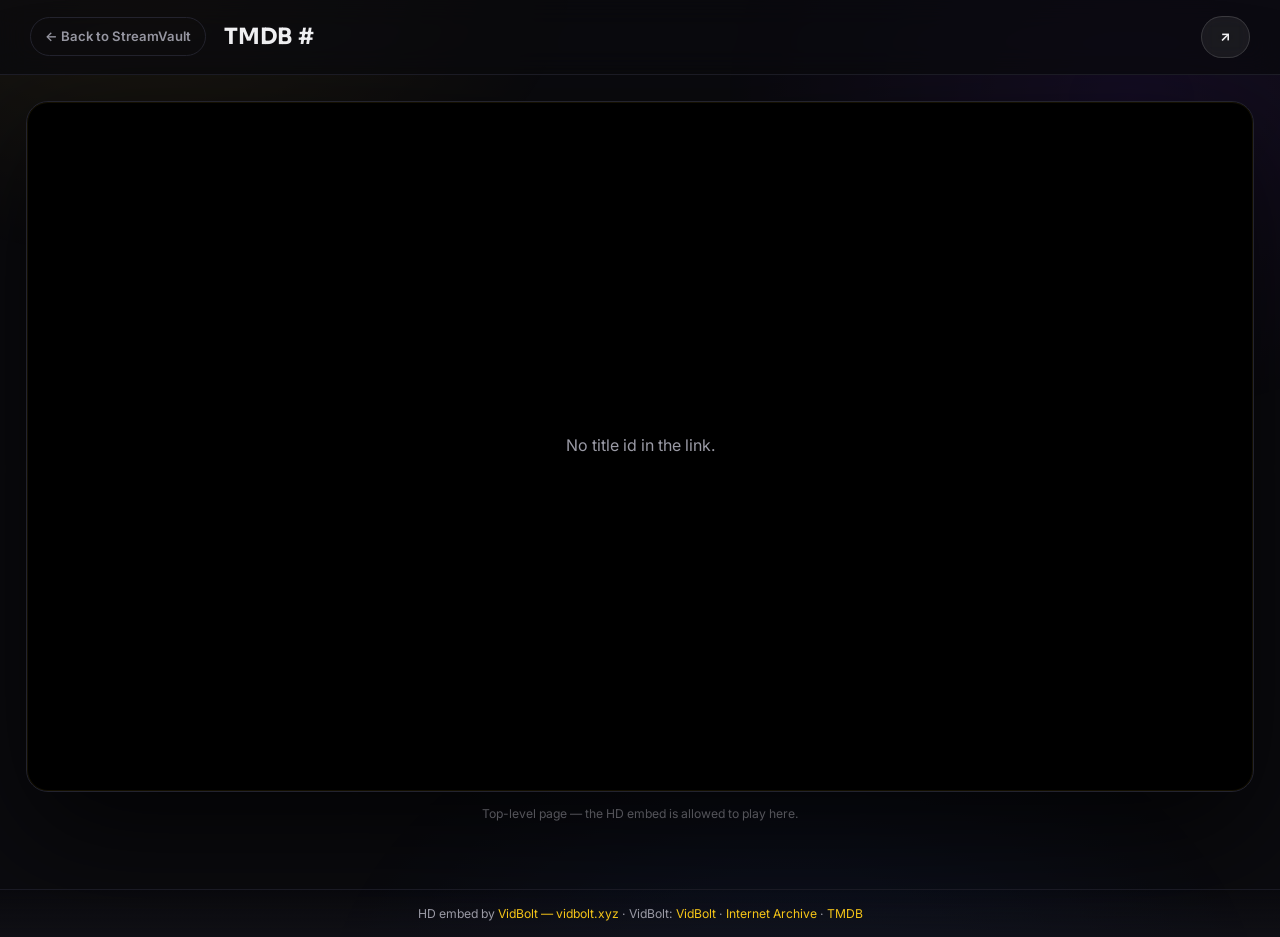
<file: watch.html>
<!DOCTYPE html>
<html lang="en">
<head>
  <meta charset="UTF-8">
  <meta name="viewport" content="width=device-width, initial-scale=1.0">
  <title>StreamVault — Player</title>
  <meta name="description" content="StreamVault standalone player — a clean, top-level page built for full-quality playback.">
  <meta name="robots" content="noindex">

  <link rel="icon" href="data:image/svg+xml,%3Csvg xmlns='http://www.w3.org/2000/svg' viewBox='0 0 512 512'%3E%3Crect width='512' height='512' rx='96' fill='%230B0B0F'/%3E%3Ccircle cx='256' cy='256' r='206' fill='none' stroke='%23F5C518' stroke-width='30'/%3E%3Ccircle cx='256' cy='256' r='128' fill='none' stroke='%23D4AF37' stroke-width='22'/%3E%3Cpath d='M226 200l88 56-88 56z' fill='%23F5C518'/%3E%3C/svg%3E">

  <link rel="preconnect" href="https://fonts.googleapis.com">
  <link rel="preconnect" href="https://fonts.gstatic.com" crossorigin>
  <link rel="stylesheet" href="https://fonts.googleapis.com/css2?family=Sora:wght@600;700;800&family=Inter:wght@400;500;600;700&display=swap">

  <link rel="stylesheet" href="styles/base.css">
  <link rel="stylesheet" href="styles/components.css">
  <link rel="stylesheet" href="styles/animations.css">
</head>
<body class="watch-page">
  <div class="watch-aurora" aria-hidden="true"></div>

  <header class="watch-bar">
    <a class="watch-back" id="watch-back" href="index.html">← Back to StreamVault</a>

    <div class="watch-head">
      <b class="watch-title" id="watch-title">StreamVault</b>
      <small class="watch-sub muted" id="watch-sub"></small>
    </div>

    <div class="watch-tools">
      <div class="watch-sources" id="watch-sources" role="tablist" aria-label="Sources"></div>
      <a class="btn btn-ghost btn-sm" id="watch-embed" href="#" target="_blank" rel="noopener noreferrer" hidden>↗</a>
    </div>
  </header>

  <main class="watch-stage">
    <div class="watch-frame" id="watch-frame">
      <div class="watch-boot">
        <span class="watch-boot-ring" aria-hidden="true"></span>
        <p id="watch-boot-text">Building the player…</p>
      </div>
    </div>
    <p class="watch-note muted" id="watch-note"></p>
  </main>

  <footer class="watch-foot">
    <span id="watch-credit"></span>
  </footer>

  <script type="module" src="js/watch.js"></script>
</body>
</html>
</file>
<file: styles/base.css>
/* ============================================================================
   StreamVault — base.css
   Tokens, reset, typography, layout primitives. 8px grid throughout.
   ============================================================================ */

:root {
  /* palette */
  --bg: #0B0B0F;
  --surface: #15151C;
  --surface-2: #1C1C25;
  --gold: #F5C518;
  --gold-deep: #D4AF37;
  --text: #F5F5F7;
  --muted: #9A9AA5;
  --glow-a: #6D28D9;
  --glow-b: #2563EB;
  --danger: #EF4444;

  /* type */
  --font-head: 'Sora', 'Segoe UI', system-ui, -apple-system, sans-serif;
  --font-body: 'Inter', 'Segoe UI', system-ui, -apple-system, sans-serif;

  /* motion */
  --ease: cubic-bezier(0.22, 1, 0.36, 1);
  --dur-fast: 200ms;
  --dur: 320ms;
  --dur-slow: 500ms;

  /* layout */
  --nav-h: 72px;
  --radius: 14px;
  --radius-lg: 22px;
  --pad: clamp(16px, 4vw, 56px);
}

*, *::before, *::after { box-sizing: border-box; margin: 0; padding: 0; }

html { scroll-behavior: smooth; }

body {
  background: var(--bg);
  color: var(--text);
  font-family: var(--font-body);
  font-size: 16px;
  line-height: 1.6;
  -webkit-font-smoothing: antialiased;
  overflow-x: hidden;
}

img { display: block; max-width: 100%; }
a { color: inherit; text-decoration: none; }
button { font: inherit; color: inherit; background: none; border: 0; cursor: pointer; }
input, select { font: inherit; }
ul { list-style: none; }

::selection { background: rgba(245, 197, 24, .3); }

/* scrollbar */
::-webkit-scrollbar { width: 10px; height: 8px; }
::-webkit-scrollbar-track { background: var(--bg); }
::-webkit-scrollbar-thumb { background: #2A2A35; border-radius: 8px; }
::-webkit-scrollbar-thumb:hover { background: #3A3A48; }

/* focus visibility */
:focus-visible {
  outline: 2px solid var(--gold);
  outline-offset: 2px;
  border-radius: 4px;
}

/* typography */
h1, h2, h3, h4 { font-family: var(--font-head); font-weight: 700; line-height: 1.15; letter-spacing: -0.02em; }
h1 { font-size: clamp(2.4rem, 6vw, 4.5rem); }
h2 { font-size: clamp(1.6rem, 3.4vw, 2.4rem); }
h3 { font-size: clamp(1.15rem, 2vw, 1.4rem); }

.muted { color: var(--muted); }
.gold { color: var(--gold); }

/* layout primitives */
.container { max-width: 1440px; margin-inline: auto; padding-inline: var(--pad); }
section { position: relative; padding-block: clamp(48px, 8vw, 96px); }

.section-head { margin-bottom: 32px; }
.section-head p { color: var(--muted); margin-top: 8px; max-width: 560px; }

.eyebrow {
  display: inline-flex; align-items: center; gap: 8px;
  font-size: .78rem; font-weight: 700; letter-spacing: .18em; text-transform: uppercase;
  color: var(--gold); margin-bottom: 12px;
}
.eyebrow::before { content: ''; width: 24px; height: 2px; background: linear-gradient(90deg, var(--gold), transparent); }

.visually-hidden {
  position: absolute; width: 1px; height: 1px; margin: -1px;
  clip: rect(0 0 0 0); overflow: hidden; white-space: nowrap;
}

/* views (Home / Movies / Watchlist) */
.view { display: none; }
.view.active { display: block; animation: viewIn var(--dur-slow) var(--ease); }
@keyframes viewIn { from { opacity: 0; transform: translateY(14px); } to { opacity: 1; transform: none; } }

/* reduced motion — kill all decorative movement, keep opacity fades */
@media (prefers-reduced-motion: reduce) {
  html { scroll-behavior: auto; }
  *, *::before, *::after {
    animation-duration: .01ms !important;
    animation-iteration-count: 1 !important;
    transition-duration: .01ms !important;
  }
}
</file>
<file: styles/components.css>
/* ============================================================================
   StreamVault — components.css
   Navbar, hero, cards, carousels, grids, modals, player, footer, forms.
   ============================================================================ */

/* ------------------------------------------------------------------ preloader */
#preloader {
  position: fixed; inset: 0; z-index: 200; display: grid; place-items: center;
  background: var(--bg); cursor: pointer;
  transition: opacity .5s var(--ease), visibility .5s;
}
#preloader.done { opacity: 0; visibility: hidden; pointer-events: none; }
#preloader .pre-logo { width: 120px; height: 120px; }
#preloader .pre-tag {
  margin-top: 24px; color: var(--muted); font-size: .85rem; letter-spacing: .3em;
  text-transform: uppercase; opacity: 0; animation: fadeUp .8s var(--ease) .5s forwards;
}
#preloader .pre-sweep {
  position: absolute; inset: 0; pointer-events: none;
  background: linear-gradient(105deg, transparent 40%, rgba(245,197,24,.12) 50%, transparent 60%);
  transform: translateX(-100%);
  animation: sweep 1.4s var(--ease) .3s forwards;
}
@keyframes sweep { to { transform: translateX(100%); } }

/* ------------------------------------------------------------------ progress */
#scroll-progress {
  position: fixed; top: 0; left: 0; height: 3px; width: 100%;
  transform-origin: 0 50%; transform: scaleX(0);
  background: linear-gradient(90deg, var(--gold), var(--gold-deep));
  z-index: 120; pointer-events: none;
}

/* ------------------------------------------------------------------ navbar */
#navbar {
  position: fixed; top: 0; left: 0; right: 0; z-index: 100;
  height: var(--nav-h);
  display: flex; align-items: center; gap: 24px;
  padding-inline: var(--pad);
  transition: background var(--dur) var(--ease), border-color var(--dur) var(--ease),
              height var(--dur) var(--ease), backdrop-filter var(--dur) var(--ease);
  border-bottom: 1px solid transparent;
}
#navbar.scrolled {
  height: 60px;
  background: rgba(11, 11, 15, .72);
  backdrop-filter: blur(18px) saturate(1.4);
  -webkit-backdrop-filter: blur(18px) saturate(1.4);
  border-bottom-color: rgba(245, 197, 24, .12);
}
.nav-logo { display: flex; align-items: center; gap: 10px; flex-shrink: 0; }
.nav-logo svg { width: 36px; height: 36px; }
.nav-word { font-family: var(--font-head); font-size: 1.2rem; letter-spacing: -.02em; white-space: nowrap; }
.nav-word b { color: var(--gold); }

.nav-links { display: flex; gap: 4px; margin-inline: auto; }
.nav-links a {
  position: relative; padding: 8px 14px; font-size: .92rem; color: var(--muted);
  border-radius: 8px; transition: color var(--dur-fast) var(--ease);
}
.nav-links a::after {
  content: ''; position: absolute; left: 14px; right: 14px; bottom: 4px; height: 2px;
  background: var(--gold); border-radius: 2px;
  transform: scaleX(0); transform-origin: 0 50%;
  transition: transform var(--dur) var(--ease);
}
.nav-links a:hover, .nav-links a.active { color: var(--text); }
.nav-links a:hover::after, .nav-links a.active::after { transform: scaleX(1); }

.nav-actions { display: flex; align-items: center; gap: 12px; flex-shrink: 0; }

/* search */
.search-wrap { position: relative; }
.search-input {
  width: 150px; height: 38px; padding: 0 14px 0 38px;
  background: var(--surface); color: var(--text);
  border: 1px solid #262633; border-radius: 999px;
  transition: width var(--dur) var(--ease), box-shadow var(--dur) var(--ease), border-color var(--dur) var(--ease);
}
.search-input::placeholder { color: var(--muted); }
.search-input:focus {
  width: 240px; outline: none; border-color: var(--gold);
  box-shadow: 0 0 0 3px rgba(245, 197, 24, .18), 0 0 24px rgba(245, 197, 24, .12);
}
.search-wrap svg { position: absolute; left: 13px; top: 50%; transform: translateY(-50%); width: 16px; height: 16px; color: var(--muted); pointer-events: none; }
.search-results {
  position: absolute; top: calc(100% + 10px); right: 0; width: min(380px, 90vw);
  max-height: 420px; overflow-y: auto;
  background: var(--surface); border: 1px solid #262633; border-radius: var(--radius);
  box-shadow: 0 24px 64px rgba(0,0,0,.6);
  opacity: 0; transform: translateY(-8px) scale(.98); pointer-events: none;
  transition: opacity var(--dur-fast) var(--ease), transform var(--dur-fast) var(--ease);
}
.search-results.open { opacity: 1; transform: none; pointer-events: auto; }
.search-result {
  display: flex; gap: 12px; padding: 10px 14px; width: 100%; text-align: left;
  transition: background var(--dur-fast); animation: fadeUp .3s var(--ease) both;
}
.search-result:hover, .search-result:focus-visible { background: var(--surface-2); }
.search-result img, .search-result .ph { width: 40px; height: 60px; object-fit: cover; border-radius: 6px; flex-shrink: 0; background: var(--surface-2); }
.search-result .sr-t { font-weight: 600; font-size: .9rem; line-height: 1.3; }
.search-result .sr-m { color: var(--muted); font-size: .78rem; margin-top: 2px; }
.search-empty { padding: 18px; color: var(--muted); font-size: .88rem; text-align: center; }

/* language toggle */

/* buttons */
.btn {
  position: relative; display: inline-flex; align-items: center; justify-content: center; gap: 10px;
  padding: 13px 26px; border-radius: 999px; font-weight: 700; font-size: .95rem;
  transition: transform var(--dur-fast) var(--ease), box-shadow var(--dur) var(--ease), background var(--dur-fast);
  overflow: hidden; white-space: nowrap;
}
.btn:active { transform: scale(.97); }
.btn-gold {
  background: linear-gradient(135deg, var(--gold), var(--gold-deep));
  color: #0B0B0F;
  box-shadow: 0 8px 32px rgba(245, 197, 24, .25);
}
.btn-gold:hover { box-shadow: 0 12px 44px rgba(245, 197, 24, .4); }
.btn-ghost {
  background: rgba(255,255,255,.07); color: var(--text);
  border: 1px solid rgba(255,255,255,.14);
  backdrop-filter: blur(8px);
}
.btn-ghost:hover { background: rgba(255,255,255,.12); border-color: rgba(255,255,255,.25); }
.btn-sm { padding: 9px 18px; font-size: .85rem; }

/* shimmer sweep on primary CTA */
.btn-shimmer::before {
  content: ''; position: absolute; inset: 0;
  background: linear-gradient(105deg, transparent 40%, rgba(255,255,255,.45) 50%, transparent 60%);
  transform: translateX(-120%);
  animation: btnSweep 4s var(--ease) infinite;
}
@keyframes btnSweep { 0%, 72% { transform: translateX(-120%); } 92%, 100% { transform: translateX(120%); } }

/* ripple */
.ripple {
  position: absolute; border-radius: 50%; pointer-events: none;
  background: rgba(255,255,255,.35);
  transform: scale(0); animation: ripple .55s var(--ease) forwards;
}
@keyframes ripple { to { transform: scale(3); opacity: 0; } }

/* ------------------------------------------------------------------ hero */
#hero {
  position: relative; min-height: min(92vh, 900px); display: flex; align-items: center;
  padding-top: var(--nav-h); overflow: hidden;
}
.hero-bg { position: absolute; inset: 0; z-index: -3; }
.hero-slide {
  position: absolute; inset: -4%;
  background-size: cover; background-position: center 20%;
  opacity: 0; transition: opacity 1.4s ease;
  will-change: transform, opacity;
}
.hero-slide.active { opacity: 1; animation: kenburns 16s ease-in-out infinite alternate; }
@keyframes kenburns { from { transform: scale(1); } to { transform: scale(1.08) translateY(-1.5%); } }
.hero-scrim {
  position: absolute; inset: 0; z-index: -2;
  background:
    linear-gradient(180deg, rgba(11,11,15,.55) 0%, rgba(11,11,15,.25) 40%, var(--bg) 96%),
    linear-gradient(90deg, rgba(11,11,15,.88) 0%, rgba(11,11,15,.3) 55%, rgba(11,11,15,.1) 100%);
}
.hero-aurora {
  position: absolute; inset: -20%; z-index: -1; pointer-events: none; filter: blur(90px); opacity: .5;
}
.hero-aurora::before, .hero-aurora::after {
  content: ''; position: absolute; width: 55%; height: 55%; border-radius: 50%;
}
.hero-aurora::before {
  background: radial-gradient(circle, rgba(109,40,217,.35), transparent 65%);
  top: 8%; left: 4%; animation: drift1 18s ease-in-out infinite alternate;
}
.hero-aurora::after {
  background: radial-gradient(circle, rgba(37,99,235,.3), transparent 65%);
  bottom: 4%; right: 10%; animation: drift2 22s ease-in-out infinite alternate;
}
@keyframes drift1 { to { transform: translate(12%, 16%) scale(1.15); } }
@keyframes drift2 { to { transform: translate(-14%, -10%) scale(1.1); } }

.hero-inner { position: relative; max-width: 720px; }
.hero-kicker {
  display: inline-flex; align-items: center; gap: 8px;
  background: rgba(245,197,24,.1); border: 1px solid rgba(245,197,24,.3);
  color: var(--gold); padding: 6px 14px; border-radius: 999px;
  font-size: .8rem; font-weight: 600; letter-spacing: .06em; margin-bottom: 24px;
}
.hero-title .w {
  display: inline-block; overflow: hidden; vertical-align: bottom;
}
.hero-title .w > span {
  display: inline-block; transform: translateY(110%);
  animation: wordUp .9s var(--ease) forwards;
}
@keyframes wordUp { to { transform: translateY(0); } }
.hero-sub {
  margin-top: 20px; font-size: clamp(1rem, 1.6vw, 1.2rem); color: var(--muted);
  max-width: 540px; opacity: 0; animation: fadeUp .9s var(--ease) .55s forwards;
}
.hero-ctas { display: flex; flex-wrap: wrap; gap: 16px; margin-top: 32px; opacity: 0; animation: fadeUp .9s var(--ease) .75s forwards; }
.hero-badges {
  display: flex; flex-wrap: wrap; gap: 10px 22px; margin-top: 36px;
  opacity: 0; animation: fadeUp .9s var(--ease) .95s forwards;
}
.hero-badges span { display: inline-flex; align-items: center; gap: 8px; color: var(--muted); font-size: .86rem; }
.hero-badges i { font-style: normal; }
.hero-badges svg { width: 15px; height: 15px; color: var(--gold); flex-shrink: 0; }

.hero-meta {
  position: absolute; bottom: 36px; right: var(--pad);
  display: flex; align-items: center; gap: 12px;
  color: var(--muted); font-size: .82rem;
  opacity: 0; animation: fadeUp .9s var(--ease) 1.1s forwards;
}
.hero-dots { display: flex; gap: 8px; }
.hero-dots button { width: 26px; height: 4px; border-radius: 2px; background: rgba(255,255,255,.2); transition: background var(--dur); position: relative; overflow: hidden; }
.hero-dots button.active::after {
  content: ''; position: absolute; inset: 0; background: var(--gold);
  transform-origin: 0 50%; animation: dotFill 8s linear forwards;
}
@keyframes dotFill { from { transform: scaleX(0); } to { transform: scaleX(1); } }

@keyframes fadeUp { from { opacity: 0; transform: translateY(22px); } to { opacity: 1; transform: none; } }

/* ------------------------------------------------------------------ rows & cards */
.row-section { padding-block: clamp(24px, 3.5vw, 44px); }
.row-head { display: flex; align-items: baseline; justify-content: space-between; gap: 16px; margin-bottom: 18px; }
.row-head h2 { font-size: clamp(1.25rem, 2.2vw, 1.6rem); }
.row-actions { display: inline-flex; align-items: center; gap: 14px; }
.row-note { color: var(--muted); font-size: .74rem; }

/* ------------------------------------------------------------------ brand rails */
.brand-section { padding-block: clamp(22px, 3vw, 38px); }
.brand-section-head { margin-bottom: 16px; }
.brand-section-head h2 {
  position: relative; display: inline-flex; align-items: center; gap: 11px;
  font-size: clamp(1.18rem, 2vw, 1.46rem); letter-spacing: -.02em;
}
.brand-section-head h2::before {
  content: ''; width: 4px; height: 22px; border-radius: 999px;
  background: linear-gradient(180deg, #ff1b6b, #ff4b9b);
  box-shadow: 0 0 16px rgba(255, 27, 107, .45);
}
.brand-section-head p { margin-top: 5px; color: var(--muted); font-size: .84rem; }
.brand-section-head .eyebrow { margin-bottom: 8px; }
.brand-rail {
  display: flex; gap: 9px; overflow-x: auto; padding: 0 2px 12px;
  scrollbar-width: thin; scrollbar-color: #393946 transparent;
  scroll-snap-type: x proximity;
}
.brand-rail::-webkit-scrollbar { height: 5px; }
.brand-rail::-webkit-scrollbar-thumb { background: #393946; border-radius: 999px; }
.brand-tile {
  --brand-color: #596273;
  flex: 0 0 100px; min-height: 104px; padding: 12px 8px 10px;
  display: flex; flex-direction: column; align-items: center; justify-content: space-between;
  gap: 9px; border-radius: 16px; background: rgba(16,16,22,.92);
  border: 1px solid #272731; color: var(--text); scroll-snap-align: start;
  transition: transform var(--dur-fast) var(--ease), border-color var(--dur-fast),
              box-shadow var(--dur-fast), background var(--dur-fast);
}
.brand-tile:hover, .brand-tile:focus-visible {
  transform: translateY(-4px); border-color: color-mix(in srgb, var(--brand-color) 65%, #fff 10%);
  background: linear-gradient(155deg, rgba(29,29,39,.98), rgba(14,14,20,.98));
  box-shadow: 0 14px 28px rgba(0,0,0,.38), 0 0 24px color-mix(in srgb, var(--brand-color) 22%, transparent);
  outline: none;
}
.brand-logo {
  width: 56px; height: 56px; display: grid; place-items: center; overflow: hidden;
  border-radius: 14px; background: var(--brand-color); color: #fff;
  box-shadow: inset 0 0 0 1px rgba(255,255,255,.16), 0 7px 16px rgba(0,0,0,.2);
  font-family: var(--font-head); font-weight: 800; text-align: center;
}
.brand-logo img { width: 38px; height: 38px; object-fit: contain; }
.brand-fallback { max-width: 52px; font-size: .68rem; line-height: 1.05; letter-spacing: -.04em; }
.brand-name {
  width: 100%; overflow: hidden; text-overflow: ellipsis; white-space: nowrap;
  color: #dedee7; font-size: .73rem; text-align: center;
}

/* ------------------------------------------------------------------ category hub */
.category-hub { padding-block: clamp(42px, 6vw, 74px); }
.category-grid {
  display: grid; grid-template-columns: repeat(6, minmax(0, 1fr)); gap: 12px;
}
.category-tile {
  min-height: 148px; padding: 18px 14px; display: flex; flex-direction: column;
  align-items: flex-start; justify-content: flex-end; gap: 7px; text-align: start;
  border: 1px solid #282833; border-radius: 16px; color: var(--text);
  background: linear-gradient(150deg, rgba(25,25,34,.96), rgba(15,15,21,.96));
  position: relative; overflow: hidden; transition: transform var(--dur-fast) var(--ease),
  border-color var(--dur-fast), box-shadow var(--dur-fast), background var(--dur-fast);
}
.category-tile::before {
  content: ''; position: absolute; inset: 0; opacity: .18; pointer-events: none;
  background: radial-gradient(circle at 18% 12%, #ff1b6b, transparent 42%),
              radial-gradient(circle at 90% 100%, #3659ff, transparent 54%);
}
.category-tile:hover, .category-tile:focus-visible {
  transform: translateY(-5px); border-color: rgba(245,197,24,.55);
  box-shadow: 0 18px 34px rgba(0,0,0,.36), 0 0 28px rgba(245,197,24,.08);
  outline: none;
}
.category-icon, .category-tile b, .category-tile small { position: relative; }
.category-icon {
  position: absolute; top: 16px; inset-inline-end: 16px; width: 42px; height: 42px;
  display: grid; place-items: center; border-radius: 12px; color: var(--gold);
  font-family: var(--font-head); font-size: 1.3rem; background: rgba(245,197,24,.12);
  border: 1px solid rgba(245,197,24,.24);
}
.category-tile b { font-family: var(--font-head); font-size: .9rem; }
.category-tile small { color: var(--muted); line-height: 1.35; font-size: .72rem; }

/* ------------------------------------------------------------------ discovery rails */
.discovery-section { padding-block: clamp(34px, 5vw, 66px); }
.discovery-head { display: flex; align-items: end; justify-content: space-between; gap: 20px; margin-bottom: 20px; }
.discovery-head h2 { font-size: clamp(1.35rem, 2.3vw, 1.7rem); }
.discovery-head p { color: var(--muted); max-width: 620px; margin-top: 6px; font-size: .86rem; }
.discovery-head .eyebrow { margin-bottom: 7px; }
.reel-rail, .people-rail {
  display: flex; gap: 14px; overflow-x: auto; padding: 6px 3px 20px;
  scrollbar-width: none; scroll-snap-type: x proximity;
  -webkit-mask-image: linear-gradient(90deg, transparent, #000 2%, #000 98%, transparent);
  mask-image: linear-gradient(90deg, transparent, #000 2%, #000 98%, transparent);
}
.reel-rail::-webkit-scrollbar, .people-rail::-webkit-scrollbar { display: none; }
.reel-tile {
  flex: 0 0 148px; display: flex; flex-direction: column; gap: 10px; text-align: start;
  color: var(--text); scroll-snap-align: start; transition: transform var(--dur-fast) var(--ease);
}
.reel-tile:hover, .reel-tile:focus-visible { transform: translateY(-5px); outline: none; }
.reel-poster {
  display: block; position: relative; overflow: hidden; aspect-ratio: 9 / 14;
  border-radius: 15px; background: var(--surface); border: 1px solid #2b2b37;
  box-shadow: 0 10px 24px rgba(0,0,0,.32);
}
.reel-poster img { width: 100%; height: 100%; object-fit: cover; transition: transform .55s var(--ease), filter .55s var(--ease); }
.reel-tile:hover .reel-poster img { transform: scale(1.08); filter: saturate(1.15); }
.reel-shade { position: absolute; inset: 0; background: linear-gradient(180deg, transparent 38%, rgba(7,7,11,.78)); }
.reel-play {
  position: absolute; left: 50%; top: 50%; transform: translate(-50%, -50%);
  width: 42px; height: 42px; display: grid; place-items: center; padding-left: 2px;
  border-radius: 50%; background: rgba(245,197,24,.94); color: #0b0b0f;
  box-shadow: 0 8px 22px rgba(0,0,0,.36); font-size: .9rem;
}
.reel-badge { position: absolute; top: 9px; left: 9px; padding: 4px 7px; border-radius: 6px; background: #ff1b6b; color: #fff; font-size: .6rem; font-weight: 800; letter-spacing: .08em; }
.reel-info { display: grid; gap: 3px; padding-inline: 3px; }
.reel-info b { font-size: .83rem; white-space: nowrap; overflow: hidden; text-overflow: ellipsis; }
.reel-info small { color: var(--muted); font-size: .7rem; }
.people-rail { gap: 12px; }
.person-tile {
  flex: 0 0 146px; display: grid; gap: 10px; color: var(--text); text-align: center;
  scroll-snap-align: start; transition: transform var(--dur-fast) var(--ease);
}
.person-tile:hover, .person-tile:focus-visible { transform: translateY(-5px); outline: none; }
.person-photo {
  width: 124px; aspect-ratio: 1 / 1.2; justify-self: center; overflow: hidden;
  border-radius: 18px; border: 1px solid #2d2d39; background: var(--surface);
  box-shadow: 0 12px 24px rgba(0,0,0,.3);
}
.person-photo img { width: 100%; height: 100%; object-fit: cover; transition: transform .55s var(--ease); }
.person-tile:hover .person-photo img { transform: scale(1.06); }
.person-info { display: grid; gap: 4px; }
.person-info b { font-size: .8rem; white-space: nowrap; overflow: hidden; text-overflow: ellipsis; }
.person-info small { color: var(--muted); font-size: .68rem; white-space: nowrap; overflow: hidden; text-overflow: ellipsis; }
.discovery-empty { color: var(--muted); padding: 28px 4px; font-size: .88rem; }

/* ------------------------------------------------------------------ collection drawer */
#collection-modal {
  position: fixed; inset: 0; z-index: 145; display: none; align-items: center; justify-content: center;
  padding: 20px; background: rgba(4,4,8,.84); backdrop-filter: blur(14px);
}
#collection-modal.open { display: flex; animation: collectionIn .22s ease both; }
@keyframes collectionIn { from { opacity: 0; } to { opacity: 1; } }
.collection-shell {
  width: min(1180px, 100%); max-height: min(900px, 92vh); overflow-y: auto; position: relative;
  padding: clamp(24px, 4vw, 46px); border: 1px solid #2e2e3b; border-radius: 24px;
  background: linear-gradient(145deg, #15151c, #0e0e14 70%); box-shadow: 0 30px 100px rgba(0,0,0,.64);
  scrollbar-width: thin; scrollbar-color: #3a3a48 transparent;
}
.collection-close {
  position: absolute; top: 17px; inset-inline-end: 18px; z-index: 2; width: 38px; height: 38px;
  display: grid; place-items: center; border-radius: 50%; color: var(--text); font-size: 1.5rem;
  background: rgba(255,255,255,.08); border: 1px solid rgba(255,255,255,.16); transition: background var(--dur-fast), transform var(--dur-fast);
}
.collection-close:hover { background: var(--gold); color: #0b0b0f; transform: rotate(90deg); }
.collection-head { display: flex; align-items: center; gap: 18px; padding-inline-end: 50px; margin-bottom: 26px; }
.collection-head h2 { font-size: clamp(1.45rem, 3vw, 2.2rem); }
.collection-head p { margin-top: 6px; max-width: 650px; font-size: .86rem; }
.collection-head .eyebrow { margin-bottom: 6px; }
.collection-avatar, .collection-mark {
  width: 78px; height: 78px; flex: 0 0 auto; object-fit: cover; border-radius: 20px;
  border: 1px solid rgba(245,197,24,.35); box-shadow: 0 12px 28px rgba(0,0,0,.35);
}
.collection-mark { display: grid; place-items: center; background: rgba(245,197,24,.12); color: var(--gold); font-size: 2rem; }
.collection-status { color: var(--muted); font-size: .82rem; margin-bottom: 16px; }
.collection-grid { display: grid; gap: 18px 15px; grid-template-columns: repeat(auto-fill, minmax(140px, 1fr)); }
.collection-grid .card { min-width: 0; }

.carousel-wrap { position: relative; }
.carousel {
  display: flex; gap: 16px; overflow-x: auto; padding: 10px 4px 22px;
  scroll-snap-type: x proximity; scrollbar-width: none;
  -webkit-mask-image: linear-gradient(90deg, transparent, #000 2.5%, #000 97.5%, transparent);
  mask-image: linear-gradient(90deg, transparent, #000 2.5%, #000 97.5%, transparent);
  cursor: grab;
}
.carousel::-webkit-scrollbar { display: none; }
.carousel.dragging { cursor: grabbing; scroll-snap-type: none; }
.carousel.dragging * { pointer-events: none; }

.car-btn {
  position: absolute; top: 50%; transform: translateY(-50%); z-index: 5;
  width: 44px; height: 44px; border-radius: 50%;
  display: grid; place-items: center;
  background: rgba(21,21,28,.9); border: 1px solid rgba(245,197,24,.25);
  color: var(--text); opacity: 0; transition: opacity var(--dur) var(--ease), transform var(--dur-fast) var(--ease), border-color var(--dur-fast);
  backdrop-filter: blur(8px);
}
.car-btn svg { width: 18px; height: 18px; }
.car-btn:hover { border-color: var(--gold); transform: translateY(-50%) scale(1.08); }
.car-btn.prev { left: -8px; } .car-btn.next { right: -8px; }
.carousel-wrap:hover .car-btn, .car-btn:focus-visible { opacity: 1; }
.car-btn[disabled] { opacity: 0 !important; pointer-events: none; }

/* movie card */
.card {
  position: relative; flex: 0 0 172px; scroll-snap-align: start;
  border-radius: var(--radius); background: var(--surface);
  transform-style: preserve-3d; will-change: transform;
  transition: transform var(--dur) var(--ease), box-shadow var(--dur) var(--ease);
  outline-offset: 3px;
}
.card::before { /* gold glow border */
  content: ''; position: absolute; inset: -1px; border-radius: inherit; padding: 1px;
  background: linear-gradient(140deg, rgba(245,197,24,.7), rgba(212,175,55,.1) 45%, transparent);
  -webkit-mask: linear-gradient(#000 0 0) content-box, linear-gradient(#000 0 0);
  -webkit-mask-composite: xor; mask-composite: exclude;
  opacity: 0; transition: opacity var(--dur) var(--ease);
  pointer-events: none;
}
.card:hover, .card:focus-within {
  transform: translateY(-6px) scale(1.05);
  box-shadow: 0 24px 48px rgba(0,0,0,.55), 0 0 40px rgba(245,197,24,.08);
  z-index: 3;
}
.card:hover::before, .card:focus-within::before { opacity: 1; }
.card-media { position: relative; aspect-ratio: 2/3; border-radius: var(--radius); overflow: hidden; }
.card-media img {
  width: 100%; height: 100%; object-fit: cover;
  filter: blur(12px); transform: scale(1.06); opacity: 0;
  transition: filter .6s var(--ease), opacity .6s var(--ease), transform .8s var(--ease);
}
.card-media img.loaded { filter: blur(0); opacity: 1; transform: scale(1); }
.card:hover .card-media img.loaded { transform: scale(1.1); }
.card-badges { position: absolute; top: 8px; left: 8px; right: 8px; display: flex; justify-content: space-between; gap: 6px; z-index: 2; }
.badge-hd {
  background: rgba(11,11,15,.75); color: var(--text); backdrop-filter: blur(6px);
  font-size: .62rem; font-weight: 800; letter-spacing: .08em; padding: 3px 7px; border-radius: 5px;
  border: 1px solid rgba(255,255,255,.18);
}
.badge-free {
  background: linear-gradient(135deg, var(--gold), var(--gold-deep)); color: #0B0B0F;
  font-size: .62rem; font-weight: 800; letter-spacing: .04em; padding: 3px 8px; border-radius: 5px;
  box-shadow: 0 2px 12px rgba(245,197,24,.45);
}
.card-rating {
  position: absolute; bottom: 8px; left: 8px; z-index: 2;
  display: inline-flex; align-items: center; gap: 4px;
  background: rgba(11,11,15,.8); backdrop-filter: blur(6px);
  padding: 3px 8px; border-radius: 999px; font-size: .72rem; font-weight: 700;
}
.card-rating svg { width: 11px; height: 11px; color: var(--gold); }

.card-overlay {
  position: absolute; inset: 0; z-index: 2;
  display: flex; flex-direction: column; justify-content: flex-end; gap: 10px;
  padding: 14px;
  background: linear-gradient(180deg, transparent 30%, rgba(11,11,15,.92) 85%);
  opacity: 0; transition: opacity var(--dur) var(--ease);
}
.card:hover .card-overlay, .card:focus-within .card-overlay { opacity: 1; }
.card-overlay .ov-actions { display: flex; gap: 8px; transform: translateY(10px); transition: transform var(--dur) var(--ease); }
.card:hover .ov-actions, .card:focus-within .ov-actions { transform: none; }
.ov-btn {
  width: 38px; height: 38px; border-radius: 50%; display: grid; place-items: center;
  background: rgba(255,255,255,.12); border: 1px solid rgba(255,255,255,.2);
  backdrop-filter: blur(6px);
  transition: background var(--dur-fast), transform var(--dur-fast) var(--ease), border-color var(--dur-fast);
}
.ov-btn svg { width: 16px; height: 16px; transition: transform var(--dur-fast) var(--ease); }
.ov-btn:hover { background: var(--gold); color: #0B0B0F; border-color: var(--gold); transform: scale(1.1); }
.ov-btn.play:hover svg { transform: translateX(2px); }
.ov-btn.in-list { background: var(--gold); color: #0B0B0F; border-color: var(--gold); }

.card-info { padding: 12px 6px 14px; }
.card-title { font-size: .88rem; font-weight: 600; line-height: 1.3; display: -webkit-box; -webkit-line-clamp: 1; -webkit-box-orient: vertical; overflow: hidden; }
.card-meta { display: flex; align-items: center; gap: 8px; margin-top: 4px; color: var(--muted); font-size: .74rem; }
.chip {
  background: var(--surface-2); border: 1px solid #262633; padding: 1px 8px;
  border-radius: 999px; font-size: .68rem; white-space: nowrap;
}

/* skeletons */
.sk-card { flex: 0 0 172px; }
.sk { position: relative; overflow: hidden; background: var(--surface); border-radius: var(--radius); }
.sk::after {
  content: ''; position: absolute; inset: 0;
  background: linear-gradient(90deg, transparent, rgba(255,255,255,.06), transparent);
  transform: translateX(-100%); animation: skShine 1.4s ease infinite;
}
@keyframes skShine { to { transform: translateX(100%); } }
.sk-poster { aspect-ratio: 2/3; }
.sk-line { height: 12px; border-radius: 6px; margin-top: 10px; }
.sk-line.short { width: 55%; }

/* ------------------------------------------------------------------ genre grid */
.genre-grid {
  display: grid; gap: 16px;
  grid-template-columns: repeat(auto-fill, minmax(170px, 1fr));
}
.genre-tile {
  position: relative; overflow: hidden;
  padding: 26px 20px; border-radius: var(--radius);
  background: linear-gradient(140deg, var(--surface) 0%, var(--surface-2) 100%);
  border: 1px solid #23232e;
  display: flex; flex-direction: column; align-items: flex-start; gap: 12px;
  text-align: left;
  transition: transform var(--dur) var(--ease), border-color var(--dur), box-shadow var(--dur) var(--ease);
}
.genre-tile::before {
  content: ''; position: absolute; inset: 0;
  background: linear-gradient(140deg, rgba(109,40,217,.22), rgba(37,99,235,.18), rgba(245,197,24,.14));
  background-size: 220% 220%; background-position: 0% 0%;
  opacity: 0; transition: opacity var(--dur) var(--ease);
}
.genre-tile:hover::before { opacity: 1; animation: gradShift 3s ease infinite alternate; }
@keyframes gradShift { to { background-position: 100% 100%; } }
.genre-tile:hover { transform: translateY(-4px); border-color: rgba(245,197,24,.4); box-shadow: 0 16px 40px rgba(0,0,0,.4); }
.genre-tile svg { width: 26px; height: 26px; color: var(--gold); position: relative; transition: transform var(--dur-fast) var(--ease); }
.genre-tile:hover svg { animation: microBounce .5s var(--ease); }
@keyframes microBounce { 30% { transform: translateY(-5px) scale(1.12); } 60% { transform: translateY(1px); } }
.genre-tile b { position: relative; font-family: var(--font-head); font-size: 1.02rem; }
.genre-tile span { position: relative; color: var(--muted); font-size: .76rem; }

/* ------------------------------------------------------------------ movies grid view */
.filter-bar {
  display: flex; flex-wrap: wrap; gap: 12px; align-items: center;
  padding: 16px; background: var(--surface); border: 1px solid #23232e;
  border-radius: var(--radius); margin-bottom: 32px;
  position: sticky; top: calc(var(--nav-h) - 6px); z-index: 40;
  backdrop-filter: blur(14px);
}
.filter-bar select {
  background: var(--surface-2); color: var(--text); border: 1px solid #2a2a38;
  padding: 9px 14px; border-radius: 10px; cursor: pointer;
  transition: border-color var(--dur-fast);
}
.filter-bar select:hover, .filter-bar select:focus { border-color: var(--gold); outline: none; }
.filter-check {
  display: inline-flex; align-items: center; gap: 8px; cursor: pointer;
  padding: 9px 14px; background: var(--surface-2); border: 1px solid #2a2a38; border-radius: 10px;
  font-size: .9rem; user-select: none; transition: border-color var(--dur-fast), background var(--dur-fast);
}
.filter-check input { accent-color: var(--gold); width: 15px; height: 15px; cursor: pointer; }
.filter-check:has(input:checked) { border-color: var(--gold); background: rgba(245,197,24,.1); }

.movie-grid {
  display: grid; gap: 20px 16px;
  grid-template-columns: repeat(auto-fill, minmax(160px, 1fr));
}
.movie-grid .card { flex: initial; }
.grid-more { display: flex; justify-content: center; margin-top: 40px; }

/* ------------------------------------------------------------------ why cards */
.feature-grid { display: grid; gap: 20px; grid-template-columns: repeat(auto-fit, minmax(280px, 1fr)); }
.feature-card {
  position: relative; padding: 30px; border-radius: var(--radius-lg);
  background: linear-gradient(160deg, var(--surface), #12121a);
  border: 1px solid #23232e; overflow: hidden;
  transition: transform var(--dur) var(--ease), border-color var(--dur);
}
.feature-card:hover { transform: translateY(-5px); border-color: rgba(245,197,24,.35); }
.feature-card::after {
  content: ''; position: absolute; top: -60%; right: -30%; width: 70%; height: 120%;
  background: radial-gradient(circle, rgba(109,40,217,.14), transparent 70%);
  pointer-events: none;
}
.feature-icon {
  width: 52px; height: 52px; border-radius: 14px; display: grid; place-items: center;
  background: rgba(245,197,24,.1); border: 1px solid rgba(245,197,24,.28); margin-bottom: 18px;
}
.feature-icon svg { width: 24px; height: 24px; color: var(--gold); }
.feature-card h3 { margin-bottom: 8px; }
.feature-card p { color: var(--muted); font-size: .92rem; }

/* ------------------------------------------------------------------ stats */
#stats { padding-block: 0; }
.stats-strip {
  display: grid; grid-template-columns: repeat(auto-fit, minmax(200px, 1fr));
  gap: 1px; background: #23232e; border: 1px solid #23232e;
  border-radius: var(--radius-lg); overflow: hidden;
}
.stat { background: var(--surface); padding: 36px 24px; text-align: center; }
.stat b {
  display: block; font-family: var(--font-head); font-size: clamp(1.9rem, 3.5vw, 2.8rem);
  background: linear-gradient(135deg, var(--gold), var(--gold-deep));
  -webkit-background-clip: text; background-clip: text; -webkit-text-fill-color: transparent;
}
.stat span { color: var(--muted); font-size: .88rem; letter-spacing: .04em; }

/* ------------------------------------------------------------------ how it works */
.steps { display: grid; gap: 20px; grid-template-columns: repeat(auto-fit, minmax(250px, 1fr)); }
.step {
  position: relative; padding: 34px 28px; border-radius: var(--radius-lg);
  background: var(--surface); border: 1px solid #23232e;
  transition: transform var(--dur) var(--ease), border-color var(--dur-fast), box-shadow var(--dur) var(--ease);
}
.step:hover { transform: translateY(-5px); border-color: rgba(245,197,24,.35); box-shadow: 0 18px 40px rgba(0,0,0,.4); }
.step h3 { margin-bottom: 6px; }
.step p { color: var(--muted); font-size: .92rem; }

/* ------------------------------------------------------------------ about */
#about .about-wrap {
  display: grid; gap: 48px; grid-template-columns: 1.2fr .8fr; align-items: center;
}
#about blockquote {
  font-size: clamp(1.05rem, 1.8vw, 1.3rem); line-height: 1.75; color: var(--text);
  border-left: 3px solid var(--gold); padding-left: 24px;
}
.about-card {
  padding: 34px; border-radius: var(--radius-lg);
  background: linear-gradient(160deg, var(--surface), #101017);
  border: 1px solid #23232e; text-align: center;
}
.about-card .social-row { justify-content: center; margin-top: 18px; }

.social-row { display: flex; gap: 12px; }
.social-link {
  position: relative; width: 44px; height: 44px; border-radius: 12px;
  display: grid; place-items: center;
  background: var(--surface-2); border: 1px solid #2a2a38; color: var(--muted);
  transition: color var(--dur-fast), border-color var(--dur-fast), box-shadow var(--dur) var(--ease), transform var(--dur-fast) var(--ease);
}
.social-link svg { width: 20px; height: 20px; }
.social-link:hover {
  color: var(--gold); border-color: var(--gold); transform: translateY(-3px);
  box-shadow: 0 8px 28px rgba(245,197,24,.28);
}
.social-link::after {
  content: attr(data-tip); position: absolute; bottom: calc(100% + 8px); left: 50%;
  transform: translateX(-50%) translateY(4px); white-space: nowrap;
  background: var(--surface); border: 1px solid #2a2a38; color: var(--text);
  font-size: .72rem; padding: 4px 10px; border-radius: 6px;
  opacity: 0; pointer-events: none; transition: opacity var(--dur-fast), transform var(--dur-fast) var(--ease);
}
.social-link:hover::after, .social-link:focus-visible::after { opacity: 1; transform: translateX(-50%); }

/* ------------------------------------------------------------------ FAQ */
.faq-list { max-width: 780px; }
.faq-item { border-bottom: 1px solid #23232e; }
.faq-q {
  width: 100%; display: flex; justify-content: space-between; align-items: center; gap: 16px;
  padding: 22px 4px; text-align: left; font-family: var(--font-head); font-weight: 600;
  font-size: 1.05rem; transition: color var(--dur-fast);
}
.faq-q:hover { color: var(--gold); }
.faq-q svg { width: 18px; height: 18px; flex-shrink: 0; color: var(--gold); transition: transform var(--dur) var(--ease); }
.faq-item.open .faq-q svg { transform: rotate(45deg); }
.faq-a {
  display: grid; grid-template-rows: 0fr; transition: grid-template-rows var(--dur-slow) var(--ease);
}
.faq-item.open .faq-a { grid-template-rows: 1fr; }
.faq-a > div { overflow: hidden; }
.faq-a p { color: var(--muted); padding: 0 4px 24px; max-width: 680px; }
.faq-a .btn { margin: 0 4px 24px; }

/* ------------------------------------------------------------------ newsletter */
#newsletter .news-card {
  position: relative; overflow: hidden;
  padding: clamp(36px, 6vw, 64px); border-radius: var(--radius-lg); text-align: center;
  background: linear-gradient(140deg, var(--surface), #10101a);
  border: 1px solid rgba(245,197,24,.2);
}
#newsletter .news-card::before {
  content: ''; position: absolute; inset: -40%;
  background:
    radial-gradient(circle at 25% 30%, rgba(109,40,217,.16), transparent 45%),
    radial-gradient(circle at 75% 70%, rgba(37,99,235,.14), transparent 45%);
  pointer-events: none;
}
.news-form {
  position: relative; display: flex; gap: 10px; max-width: 460px; margin: 28px auto 0;
}
.news-form input {
  flex: 1; height: 50px; padding: 0 20px; border-radius: 999px;
  background: var(--bg); border: 1px solid #2a2a38; color: var(--text);
  transition: border-color var(--dur-fast), box-shadow var(--dur-fast);
}
.news-form input:focus { outline: none; border-color: var(--gold); box-shadow: 0 0 0 3px rgba(245,197,24,.15); }
.news-msg { position: relative; margin-top: 14px; font-size: .88rem; min-height: 1.4em; }
.news-msg.ok { color: #4ADE80; }
.news-msg.err { color: var(--danger); }

/* ------------------------------------------------------------------ footer */
footer {
  border-top: 1px solid #1d1d27; margin-top: 40px;
  padding: clamp(40px, 6vw, 72px) 0 32px;
  background: linear-gradient(180deg, transparent, rgba(21,21,28,.5));
}
.footer-grid {
  display: grid; gap: 40px;
  grid-template-columns: 1.4fr repeat(4, 1fr);
  margin-bottom: 48px;
}
.footer-brand svg { width: 42px; height: 42px; }
.footer-brand .nav-word { font-size: 1.35rem; }
.footer-brand p { color: var(--muted); font-size: .9rem; margin-top: 14px; max-width: 280px; }
.footer-col h4 {
  font-size: .78rem; letter-spacing: .16em; text-transform: uppercase;
  color: var(--muted); margin-bottom: 18px;
}
.footer-col a { display: block; padding: 5px 0; color: var(--muted); font-size: .92rem; transition: color var(--dur-fast), transform var(--dur-fast) var(--ease); }
.footer-col a:hover { color: var(--gold); transform: translateX(3px); }
.footer-attrib {
  display: flex; flex-wrap: wrap; align-items: center; gap: 14px 28px;
  padding: 22px 0; border-top: 1px solid #1d1d27; color: var(--muted); font-size: .8rem;
}
.footer-attrib .tmdb-logo { height: 14px; width: auto; }
.footer-bottom {
  display: flex; flex-wrap: wrap; justify-content: space-between; gap: 12px;
  padding-top: 20px; border-top: 1px solid #1d1d27;
  color: var(--muted); font-size: .82rem;
}
.footer-bottom a { color: var(--gold); }

/* ------------------------------------------------------------------ modal */
.modal-backdrop {
  position: fixed; inset: 0; z-index: 150;
  background: rgba(11,11,15,.7);
  opacity: 0; pointer-events: none;
  transition: opacity var(--dur) var(--ease), backdrop-filter var(--dur) var(--ease);
}
.modal-backdrop.open {
  opacity: 1; pointer-events: auto;
  backdrop-filter: blur(10px); -webkit-backdrop-filter: blur(10px);
}
.modal {
  position: fixed; z-index: 151;
  inset: 0; margin: auto;
  width: min(960px, calc(100vw - 32px)); height: min(86vh, 820px);
  background: var(--surface); border: 1px solid #262633; border-radius: var(--radius-lg);
  overflow: hidden auto; overscroll-behavior: contain;
  opacity: 0; pointer-events: none; transform: scale(.94) translateY(20px);
  transition: opacity var(--dur) var(--ease), transform var(--dur-slow) var(--ease);
  will-change: transform, opacity;
  scrollbar-width: thin;
}
.modal.open { opacity: 1; pointer-events: auto; transform: none; }
.modal.flip { transition: none; } /* FLIP start frame applied inline */

.modal-close {
  position: sticky; top: 14px; margin-left: calc(100% - 58px); z-index: 10;
  width: 42px; height: 42px; border-radius: 50%;
  background: rgba(11,11,15,.7); border: 1px solid rgba(255,255,255,.16);
  display: grid; place-items: center; backdrop-filter: blur(8px);
  transition: background var(--dur-fast), transform var(--dur-fast) var(--ease);
}
.modal-close:hover { background: var(--danger); transform: rotate(90deg); }
.modal-close svg { width: 17px; height: 17px; }

.modal-hero { position: relative; aspect-ratio: 16/7.5; min-height: 260px; margin-top: -56px; overflow: hidden; }
.modal-hero .mh-img {
  position: absolute; inset: -4%;
  background-size: cover; background-position: center 25%;
  animation: kenburns 20s ease-in-out infinite alternate;
}
.modal-hero::after {
  content: ''; position: absolute; inset: 0;
  background: linear-gradient(180deg, rgba(21,21,28,.1) 30%, var(--surface) 98%);
}
.modal-body { position: relative; padding: 0 clamp(20px, 4vw, 44px) 44px; margin-top: -110px; z-index: 2; }
.modal-top { display: flex; gap: 28px; align-items: flex-end; }
.modal-poster {
  width: clamp(120px, 18vw, 180px); border-radius: var(--radius); flex-shrink: 0;
  box-shadow: 0 24px 60px rgba(0,0,0,.6); border: 1px solid rgba(255,255,255,.1);
}
.modal-headline h2 { font-size: clamp(1.5rem, 3.2vw, 2.3rem); }
.modal-tagline { color: var(--gold); font-style: italic; font-size: .95rem; margin-top: 6px; }
.modal-facts { display: flex; flex-wrap: wrap; align-items: center; gap: 8px 14px; margin-top: 12px; color: var(--muted); font-size: .88rem; }
.modal-chips { display: flex; flex-wrap: wrap; gap: 8px; margin-top: 12px; }

.rating-ring { position: relative; width: 62px; height: 62px; flex-shrink: 0; }
.rating-ring svg { transform: rotate(-90deg); }
.rating-ring circle { fill: none; stroke-width: 5; }
.rating-ring .rr-bg { stroke: #2a2a38; }
.rating-ring .rr-val { stroke: var(--gold); stroke-linecap: round; transition: stroke-dashoffset 1.1s var(--ease); }
.rating-ring b { position: absolute; inset: 0; display: grid; place-items: center; font-size: .95rem; }

.modal-actions { display: flex; flex-wrap: wrap; gap: 12px; margin-top: 26px; }
.modal-overview { margin-top: 26px; color: #C9C9D2; max-width: 720px; }
.modal-crew { margin-top: 14px; font-size: .9rem; color: var(--muted); }
.modal-crew b { color: var(--text); font-weight: 600; }

.modal-section { margin-top: 36px; }
.modal-section h3 { margin-bottom: 16px; display: flex; align-items: baseline; gap: 12px; }
.modal-section h3 small { font-size: .72rem; color: var(--muted); font-weight: 400; font-family: var(--font-body); }

.cast-row { display: flex; gap: 14px; overflow-x: auto; padding-bottom: 12px; scrollbar-width: thin; }
.cast-card { flex: 0 0 96px; text-align: center; }
.cast-card img, .cast-card .ph {
  width: 84px; height: 84px; border-radius: 50%; object-fit: cover; margin: 0 auto 8px;
  border: 2px solid #2a2a38; background: var(--surface-2);
  display: grid; place-items: center; color: var(--muted); font-family: var(--font-head);
}
.cast-card b { display: block; font-size: .78rem; line-height: 1.25; }
.cast-card span { font-size: .7rem; color: var(--muted); }

.providers-panel { background: var(--surface-2); border: 1px solid #2a2a38; border-radius: var(--radius); padding: 20px; }
.providers-panel .prov-group { margin-bottom: 14px; }
.providers-panel .prov-group:last-child { margin-bottom: 0; }
.prov-label { font-size: .74rem; letter-spacing: .1em; text-transform: uppercase; color: var(--muted); margin-bottom: 8px; }
.prov-logos { display: flex; flex-wrap: wrap; gap: 10px; }
.prov-logos a { border-radius: 10px; overflow: hidden; transition: transform var(--dur-fast) var(--ease), box-shadow var(--dur-fast); display: block; }
.prov-logos a:hover { transform: translateY(-3px) scale(1.06); box-shadow: 0 8px 22px rgba(0,0,0,.5); }
.prov-logos img { width: 44px; height: 44px; }
.similar-row .card { flex-basis: 148px; }

/* ------------------------------------------------------------------ player */
#player-modal {
  position: fixed; inset: 0; z-index: 170; display: grid; place-items: center;
  background: rgba(5,5,8,.92); backdrop-filter: blur(14px);
  opacity: 0; pointer-events: none; transition: opacity var(--dur) var(--ease);
}
#player-modal.open { opacity: 1; pointer-events: auto; }
.player-shell {
  position: relative; width: min(1200px, 94vw);
  transform: scale(.96); transition: transform var(--dur-slow) var(--ease);
}
#player-modal.open .player-shell { transform: none; }
.player-ambient {
  position: absolute; inset: -8%; border-radius: 40px; filter: blur(80px); opacity: .4;
  background: var(--ambient, radial-gradient(circle, rgba(109,40,217,.5), transparent 70%));
  pointer-events: none;
}
.player-frame {
  position: relative; aspect-ratio: 16/9; border-radius: var(--radius-lg); overflow: hidden;
  background: #000; border: 1px solid rgba(255,255,255,.1);
  box-shadow: 0 40px 120px rgba(0,0,0,.8);
}
.player-frame video, .player-frame iframe { position: absolute; inset: 0; width: 100%; height: 100%; border: 0; }
.player-bar {
  position: relative; display: flex; align-items: center; justify-content: space-between; gap: 16px;
  flex-wrap: wrap; /* never push chrome outside the shell on narrow screens */
  padding: 14px 6px 0; color: var(--muted); font-size: .84rem;
}
.player-bar b {
  color: var(--text); font-family: var(--font-head);
  min-width: 0; max-width: 100%;
  overflow: hidden; text-overflow: ellipsis; white-space: nowrap;
}
.player-bar .keys { display: flex; gap: 10px; flex-wrap: wrap; }
.player-bar kbd {
  background: var(--surface-2); border: 1px solid #2a2a38; border-radius: 5px;
  padding: 1px 7px; font-size: .72rem; font-family: inherit;
}
.player-close {
  position: absolute; top: -52px; right: 0; z-index: 5;
  display: inline-flex; align-items: center; gap: 8px;
  color: var(--muted); font-size: .88rem; transition: color var(--dur-fast);
}
.player-close:hover { color: var(--text); }
.player-close svg { width: 16px; height: 16px; }

/* ------------------------------------------------------------------ watchlist */
.watchlist-empty { text-align: center; padding: 60px 20px; }
.watchlist-empty svg { width: 130px; height: 130px; margin: 0 auto 28px; opacity: .9; }
.watchlist-empty h3 { margin-bottom: 8px; }
.watchlist-empty p { color: var(--muted); margin-bottom: 28px; }
.card.removing { transform: scale(.85); opacity: 0; transition: transform .35s var(--ease), opacity .35s var(--ease); }

/* ------------------------------------------------------------------ toasts */
#toasts { position: fixed; bottom: 24px; left: 50%; transform: translateX(-50%); z-index: 190; display: flex; flex-direction: column; gap: 10px; align-items: center; }
.toast {
  position: relative; overflow: hidden;
  display: flex; align-items: center; gap: 10px;
  background: var(--surface); border: 1px solid rgba(245,197,24,.35); color: var(--text);
  padding: 12px 22px 14px; border-radius: 12px; font-size: .9rem;
  box-shadow: 0 16px 48px rgba(0,0,0,.55);
  animation: toastIn .4s var(--ease);
}
.toast.leaving { animation: toastOut .3s var(--ease) forwards; }
@keyframes toastIn { from { opacity: 0; transform: translateY(20px) scale(.95); } }
@keyframes toastOut { to { opacity: 0; transform: translateY(12px) scale(.96); } }
.toast::after {
  content: ''; position: absolute; left: 0; bottom: 0; height: 3px; width: 100%;
  background: linear-gradient(90deg, var(--gold), var(--gold-deep));
  transform-origin: 0 50%; animation: toastBar var(--toast-life, 2.6s) linear forwards;
}
@keyframes toastBar { from { transform: scaleX(1); } to { transform: scaleX(0); } }
.toast svg { width: 16px; height: 16px; color: var(--gold); }

/* ------------------------------------------------------------------ status badges */
#status-badge {
  position: fixed; bottom: 20px; left: 20px; z-index: 90;
  display: none; align-items: center; gap: 8px;
  background: var(--surface); border: 1px solid #2a2a38; color: var(--muted);
  font-size: .78rem; padding: 7px 14px; border-radius: 999px;
  box-shadow: 0 8px 30px rgba(0,0,0,.4);
}
#status-badge.show { display: inline-flex; }
#status-badge .dot { width: 7px; height: 7px; border-radius: 50%; background: var(--danger); animation: pulse 2s ease infinite; }
@keyframes pulse { 50% { opacity: .35; } }

#key-banner {
  position: fixed; top: calc(var(--nav-h) + 8px); left: 50%; transform: translateX(-50%);
  z-index: 95; display: none; align-items: center; gap: 12px;
  background: var(--surface); border: 1px solid rgba(239,68,68,.5);
  padding: 10px 18px; border-radius: 12px; font-size: .86rem;
  box-shadow: 0 12px 40px rgba(0,0,0,.5); max-width: calc(100vw - 32px);
}
#key-banner.show { display: flex; animation: fadeUp .4s var(--ease); }
#key-banner button { color: var(--muted); }
#key-banner button:hover { color: var(--text); }

/* ------------------------------------------------------------------ discord pill */
#discord-pill {
  position: fixed; bottom: 24px; right: 24px; z-index: 90;
  display: inline-flex; align-items: center; gap: 10px;
  background: linear-gradient(135deg, #5865F2, #4752C4); color: #fff;
  padding: 11px 20px; border-radius: 999px; font-size: .88rem; font-weight: 600;
  box-shadow: 0 12px 36px rgba(88,101,242,.4);
  transition: transform var(--dur) var(--ease), opacity var(--dur) var(--ease), box-shadow var(--dur);
}
#discord-pill svg { width: 18px; height: 18px; }
#discord-pill:hover { transform: translateY(-3px); box-shadow: 0 16px 44px rgba(88,101,242,.55); }
#discord-pill.hidden-pill { transform: translateY(120px); opacity: 0; pointer-events: none; }

/* ------------------------------------------------------------------ cursor glow (desktop) */
#cursor-glow {
  position: fixed; z-index: 1; width: 500px; height: 500px; border-radius: 50%;
  pointer-events: none; left: 0; top: 0;
  background: radial-gradient(circle, rgba(245,197,24,.05), rgba(109,40,217,.04) 40%, transparent 70%);
  transform: translate(-50%, -50%);
  opacity: 0; transition: opacity .6s ease;
}
@media (hover: hover) and (pointer: fine) { #cursor-glow.on { opacity: 1; } }

/* ------------------------------------------------------------------ responsive */
@media (max-width: 1100px) {
  .nav-links { display: none; }
  .footer-grid { grid-template-columns: 1fr 1fr; }
}
@media (max-width: 860px) {
  #about .about-wrap { grid-template-columns: 1fr; }
  .modal-top { flex-wrap: wrap; align-items: flex-start; }
  .modal-body { margin-top: -70px; }
}
@media (max-width: 640px) {
  /* small-screen safety: keep buttons and player chrome inside the viewport */
  .btn { padding: 11px 20px; font-size: .9rem; }
  .hero-ctas { gap: 10px; margin-top: 24px; }
  .player-shell { width: calc(100vw - 20px); height: min(62vh, 480px); }
  .player-bar { font-size: .76rem; gap: 8px 12px; }
  .player-bar .keys { display: none; } /* keyboard hints are useless on touch */
  .player-servers { order: 5; width: 100%; margin-inline-start: 0; }
  .player-credit { white-space: normal; overflow: visible; margin-inline-start: 0; }
  .user-signin span { display: none; }
  .search-input { width: 40px; padding-left: 38px; color: transparent; }
  .search-input:focus { width: min(230px, 56vw); color: var(--text); }
  .nav-cta { display: none; }
  .card { flex-basis: 138px; }
  .sk-card { flex-basis: 138px; }
  .movie-grid { grid-template-columns: repeat(auto-fill, minmax(130px, 1fr)); gap: 16px 12px; }
  .hero-meta { display: none; }
  .footer-grid { grid-template-columns: 1fr; gap: 28px; }
  .news-form { flex-direction: column; }
  #discord-pill span { display: none; }
  #discord-pill { padding: 13px; }
}

/* ------------------------------------------------------------------ top 10 row */
.top10-carousel { padding-left: 44px; }
.card.ranked { margin-left: 34px; overflow: visible; }
.card.ranked .rank {
  position: absolute; left: -48px; bottom: -6px; z-index: 1;
  font-family: var(--font-head); font-weight: 800; line-height: .8;
  font-size: clamp(4.6rem, 8vw, 7rem); letter-spacing: -0.08em;
  color: transparent;
  -webkit-text-stroke: 2px rgba(245, 197, 24, .55);
  transition: color var(--dur) var(--ease), -webkit-text-stroke var(--dur) var(--ease),
              transform var(--dur) var(--ease), text-shadow var(--dur) var(--ease);
  pointer-events: none; user-select: none;
}
.card.ranked:hover .rank {
  color: var(--gold); -webkit-text-stroke: 2px var(--gold);
  transform: translateY(-6px) scale(1.06);
  text-shadow: 0 10px 44px rgba(245, 197, 24, .45);
}

/* ------------------------------------------------------------------ user area (premium) */
#user-area { display: inline-flex; }
.user-menu-wrap { position: relative; }
.user-avatar-btn {
  position: relative; display: grid; place-items: center; padding: 0;
  background: none; border: 0; cursor: pointer; border-radius: 12px;
}
/* One brand gradient for EVERY avatar — fixed square, clean ring, no per-name hues */
.user-avatar {
  width: 38px; height: 38px; border-radius: 11px;
  display: grid; place-items: center;
  background: linear-gradient(135deg, #F5C518 0%, #E8B912 45%, #D4AF37 100%);
  color: #0B0B0F; font-family: var(--font-head); font-weight: 800; font-size: .95rem;
  box-shadow:
    0 0 0 2px #0B0B0F,
    0 0 0 3.5px rgba(245,197,24,.55),
    0 6px 18px rgba(245,197,24,.22);
  transition: transform var(--dur-fast) var(--ease), box-shadow var(--dur) var(--ease);
}
.user-avatar:hover {
  transform: translateY(-1px) scale(1.06);
  box-shadow:
    0 0 0 2px #0B0B0F,
    0 0 0 3.5px rgba(245,197,24,.9),
    0 8px 26px rgba(245,197,24,.4);
}
.user-avatar .ua-letter { line-height: 1; }
.user-avatar.um-avatar { width: 48px; height: 48px; font-size: 1.2rem; border-radius: 13px; }
.user-avatar-btn .notice-dot {
  position: absolute; top: -2px; inset-inline-end: -2px;
  width: 11px; height: 11px; border-radius: 50%;
  background: var(--danger); border: 2px solid var(--bg);
}
.user-menu {
  position: absolute; inset-inline-end: 0; top: calc(100% + 12px); width: 264px;
  background: var(--surface); border: 1px solid #262633; border-radius: var(--radius);
  box-shadow: 0 24px 64px rgba(0,0,0,.6); padding: 8px; z-index: 110;
  opacity: 0; transform: translateY(-8px) scale(.97); pointer-events: none;
  transform-origin: top right;
  transition: opacity var(--dur-fast) var(--ease), transform var(--dur-fast) var(--ease);
}
.user-menu-wrap.open .user-menu { opacity: 1; transform: none; pointer-events: auto; }
/* proper account header */
.um-account-header {
  display: flex; align-items: center; gap: 12px;
  padding: 14px 12px; margin-bottom: 6px;
  border-bottom: 1px solid #23232e;
  background: linear-gradient(135deg, rgba(245,197,24,.08), rgba(109,40,217,.1) 70%, transparent);
  border-radius: 10px 10px 0 0;
}
.um-id { min-width: 0; }
.um-id b { display: block; font-size: .95rem; overflow: hidden; text-overflow: ellipsis; white-space: nowrap; }
.um-id small { color: var(--muted); font-size: .74rem; display: block; overflow: hidden; text-overflow: ellipsis; white-space: nowrap; }
.um-meta { display: flex; align-items: center; gap: 8px; margin-top: 6px; }
.um-role {
  font-size: .66rem; font-weight: 700; letter-spacing: .06em; text-transform: uppercase;
  padding: 2px 8px; border-radius: 999px; border: 1px solid #2c2c3a; color: var(--muted);
}
.um-role.role-owner { color: #0B0B0F; background: linear-gradient(135deg, #F5C518, #D4AF37); border-color: transparent; }
.um-role.role-admin { color: #C4B5FD; border-color: rgba(109,40,217,.6); background: rgba(109,40,217,.18); }
.um-since { font-size: .68rem; color: var(--muted); }
.user-menu [role="menuitem"] {
  display: flex; align-items: center; gap: 10px; width: 100%;
  padding: 10px 12px; border-radius: 9px; font-size: .88rem; text-align: left;
  transition: background var(--dur-fast), transform var(--dur-fast) var(--ease);
}
.user-menu [role="menuitem"]:hover { background: var(--surface-2); transform: translateX(3px); }
.user-menu [role="menuitem"] svg { width: 16px; height: 16px; color: var(--gold); flex-shrink: 0; }
.um-sep { height: 1px; background: #23232e; margin: 6px 4px; }
.um-danger { color: #F87171; }
.um-danger svg { color: #F87171 !important; }

/* ------------------------------------------------------------------ auth view */
.auth-wrap {
  position: relative; min-height: 100vh; display: grid; place-items: center;
  padding: calc(var(--nav-h) + 32px) var(--pad) 64px; overflow: hidden;
}
.auth-glow {
  position: absolute; inset: -20%; pointer-events: none; filter: blur(100px); opacity: .5;
  background:
    radial-gradient(circle at 28% 30%, rgba(109,40,217,.35), transparent 45%),
    radial-gradient(circle at 72% 70%, rgba(37,99,235,.3), transparent 45%),
    radial-gradient(circle at 55% 45%, rgba(245,197,24,.12), transparent 40%);
  animation: authDrift 16s ease-in-out infinite alternate;
}
@keyframes authDrift { to { transform: rotate(6deg) scale(1.12); } }
.auth-card {
  position: relative; width: min(440px, 100%);
  background: linear-gradient(160deg, var(--surface), #101017);
  border: 1px solid rgba(245,197,24,.22); border-radius: var(--radius-lg);
  padding: clamp(28px, 5vw, 44px); text-align: center;
  box-shadow: 0 40px 100px rgba(0,0,0,.6);
  animation: fadeUp .7s var(--ease);
}
.auth-card.auth-success { animation: authPop .7s var(--ease); }
@keyframes authPop { 30% { transform: scale(1.03); box-shadow: 0 0 80px rgba(245,197,24,.35); } }
.auth-logo { width: 72px; height: 72px; margin: 0 auto 18px; display: block; }
.auth-logo.spin-in .sv-wheel { animation: preWheel 1.2s var(--ease) both; }
.auth-title { font-size: 1.5rem; }
.auth-sub { margin-top: 8px; font-size: .92rem; }
.auth-tabs {
  position: relative; display: grid; grid-template-columns: 1fr 1fr;
  background: var(--bg); border: 1px solid #262633; border-radius: 999px;
  padding: 4px; margin: 26px 0 24px;
}
.auth-tabs button {
  position: relative; z-index: 1; padding: 9px 0; border-radius: 999px;
  font-weight: 700; font-size: .88rem; color: var(--muted);
  transition: color var(--dur) var(--ease);
}
.auth-tabs button.active { color: #0B0B0F; }
.auth-tab-pill {
  position: absolute; top: 4px; bottom: 4px; left: 4px; width: calc(50% - 4px);
  background: linear-gradient(135deg, var(--gold), var(--gold-deep));
  border-radius: 999px; transition: transform var(--dur-slow) var(--ease);
}
.auth-form { display: flex; flex-direction: column; gap: 16px; text-align: left; }
.auth-form.shake { animation: shakeX .45s var(--ease); }
@keyframes shakeX { 20%, 60% { transform: translateX(-8px); } 40%, 80% { transform: translateX(8px); } }
.auth-field span {
  display: block; font-size: .74rem; letter-spacing: .08em; text-transform: uppercase;
  color: var(--muted); margin-bottom: 7px; font-weight: 600;
}
.auth-field input {
  width: 100%; height: 48px; padding: 0 16px; border-radius: 12px;
  background: var(--bg); border: 1px solid #2a2a38; color: var(--text);
  transition: border-color var(--dur-fast), box-shadow var(--dur-fast), transform var(--dur-fast) var(--ease);
}
.auth-field input:focus {
  outline: none; border-color: var(--gold);
  box-shadow: 0 0 0 3px rgba(245,197,24,.15), 0 0 24px rgba(245,197,24,.08);
  transform: translateY(-1px);
}
.auth-err { color: var(--danger); font-size: .82rem; min-height: 1.2em; margin: -6px 0; }
.auth-submit { width: 100%; }
.auth-note { color: var(--muted); font-size: .78rem; margin-top: 20px; line-height: 1.6; }

/* ------------------------------------------------------------------ settings modal */
#settings-modal {
  position: fixed; inset: 0; margin: auto; z-index: 155;
  width: min(560px, calc(100vw - 32px)); height: fit-content; max-height: 86vh;
  overflow-y: auto;
  background: var(--surface); border: 1px solid #262633; border-radius: var(--radius-lg);
  opacity: 0; pointer-events: none; transform: scale(.94) translateY(16px);
  transition: opacity var(--dur) var(--ease), transform var(--dur-slow) var(--ease);
}
#settings-modal.open { opacity: 1; pointer-events: auto; transform: none; }
.settings-card { padding: clamp(20px, 4vw, 32px); }
.settings-head { display: flex; justify-content: space-between; align-items: center; margin-bottom: 10px; }
.settings-head h3 { display: flex; align-items: center; gap: 10px; }
.settings-head svg { color: var(--gold); }
.setting-row {
  display: flex; justify-content: space-between; align-items: center; gap: 20px;
  padding: 18px 0; border-bottom: 1px solid #1f1f29;
}
.setting-row:last-child { border-bottom: 0; }
.setting-row b { display: block; font-size: .95rem; }
.setting-row small { color: var(--muted); font-size: .8rem; display: block; margin-top: 3px; max-width: 320px; }
.switch {
  position: relative; width: 48px; height: 27px; border-radius: 999px; flex-shrink: 0;
  background: #2a2a38; border: 1px solid #34344a;
  transition: background var(--dur) var(--ease), border-color var(--dur);
}
.switch span {
  position: absolute; top: 2px; left: 2px; width: 21px; height: 21px; border-radius: 50%;
  background: var(--muted); transition: transform var(--dur) var(--ease), background var(--dur);
}
.switch.on { background: rgba(245,197,24,.25); border-color: var(--gold); }
.switch.on span { transform: translateX(21px); background: var(--gold); box-shadow: 0 0 12px rgba(245,197,24,.5); }
.quality-pills { display: flex; gap: 6px; flex-wrap: wrap; }
.quality-pills button {
  padding: 6px 13px; border-radius: 999px; font-size: .8rem; font-weight: 600;
  background: var(--surface-2); border: 1px solid #2a2a38; color: var(--muted);
  transition: all var(--dur-fast) var(--ease);
}
.quality-pills button:hover { border-color: var(--gold); color: var(--text); }
.quality-pills button.active {
  background: linear-gradient(135deg, var(--gold), var(--gold-deep));
  color: #0B0B0F; border-color: var(--gold);
}

/* ------------------------------------------------------------------ player new-tab hint */
.player-newtab-hint {
  position: absolute; left: 0; right: 0; bottom: 0; z-index: 3;
  display: flex; align-items: center; justify-content: center; gap: 14px; flex-wrap: wrap;
  padding: 12px 18px; font-size: .82rem; color: var(--muted);
  background: linear-gradient(0deg, rgba(11,11,15,.92), transparent);
  opacity: 0; transform: translateY(12px); pointer-events: none;
  transition: opacity var(--dur-slow) var(--ease), transform var(--dur-slow) var(--ease);
}
.player-newtab-hint.show { opacity: 1; transform: none; pointer-events: auto; }

/* ============================================================================
   PLAYBACK FIX — standalone player page (watch.html) + nested-frame notice
   Kept on top of the restored build: browsers refuse to run a third-party
   embed inside a *nested* frame, so playback gets a top-level page of its own.
   ============================================================================ */

.player-standalone {
  position: absolute; top: 14px; right: 14px; z-index: 4;
  display: inline-flex; align-items: center; gap: 8px;
  padding: 8px 14px; border-radius: 999px; font-size: .78rem; font-weight: 600;
  color: var(--text); text-decoration: none;
  background: rgba(21,21,28,.82); border: 1px solid #2a2a38;
  backdrop-filter: blur(12px);
  transition: transform var(--dur-fast) var(--ease), border-color var(--dur-fast), background var(--dur-fast);
}
.player-standalone:hover { transform: translateY(-2px); border-color: var(--gold); background: rgba(28,28,37,.95); }
.player-standalone b { font-weight: 600; }

.player-framed-note {
  position: absolute; top: 0; left: 0; right: 0; z-index: 5;
  display: flex; align-items: center; justify-content: center; gap: 16px; flex-wrap: wrap;
  padding: 14px 18px; text-align: center;
  background: linear-gradient(180deg, rgba(11,11,15,.96), rgba(11,11,15,.55) 70%, transparent);
  border-bottom: 1px solid rgba(245,197,24,.28);
}
.player-framed-note p { margin: 0; max-width: 62ch; font-size: .82rem; color: var(--text); opacity: .9; }
.player-framed-note .framed-note-close {
  position: absolute; top: 8px; inset-inline-end: 10px; z-index: 2;
  width: 30px; height: 30px; border-radius: 8px; cursor: pointer;
  background: rgba(21,21,28,.85); color: var(--text); border: 1px solid #2c2c3a;
  font-size: 1.1rem; line-height: 1; display: grid; place-items: center;
  transition: border-color var(--dur-fast) var(--ease), color var(--dur-fast) var(--ease);
}
.player-framed-note .framed-note-close:hover { border-color: var(--gold); color: var(--gold); }
.player-framed-note .framed-note-close:focus-visible { outline: 2px solid var(--gold); outline-offset: 2px; }

/* ------------------------------------------------------------------ watch.html */
.watch-page {
  min-height: 100vh; display: flex; flex-direction: column;
  background: var(--bg); color: var(--text); overflow-x: hidden;
}
.watch-aurora {
  position: fixed; inset: -20% -10%; z-index: 0; pointer-events: none; opacity: .5;
  background:
    radial-gradient(46% 38% at 18% 12%, rgba(245,197,24,.16), transparent 62%),
    radial-gradient(42% 40% at 82% 22%, rgba(109,40,217,.22), transparent 64%),
    radial-gradient(48% 44% at 60% 96%, rgba(37,99,235,.18), transparent 66%);
}
.watch-bar, .watch-stage, .watch-foot { position: relative; z-index: 1; }
.watch-bar {
  display: flex; align-items: center; gap: 18px; flex-wrap: wrap;
  padding: 16px clamp(14px, 3vw, 30px);
  border-bottom: 1px solid #1e1e28;
  background: rgba(11,11,15,.72); backdrop-filter: blur(14px);
}
.watch-back {
  font-size: .82rem; font-weight: 600; color: var(--muted); text-decoration: none;
  padding: 8px 14px; border-radius: 999px; border: 1px solid #24242f;
  transition: color var(--dur-fast), border-color var(--dur-fast), transform var(--dur-fast) var(--ease);
}
.watch-back:hover { color: var(--text); border-color: var(--gold); transform: translateX(-3px); }
.watch-head { display: flex; flex-direction: column; min-width: 0; flex: 1 1 220px; }
.watch-title {
  font-family: var(--font-head); font-size: clamp(1rem, 2.4vw, 1.4rem);
  white-space: nowrap; overflow: hidden; text-overflow: ellipsis;
}
.watch-sub { font-size: .76rem; }
.watch-tools { display: flex; align-items: center; gap: 10px; flex-wrap: wrap; min-width: 0; }
.watch-sources {
  display: flex; gap: 8px; flex-wrap: nowrap; max-width: min(100%, 960px); overflow-x: auto;
  padding: 2px; scrollbar-width: none;
}
.watch-sources::-webkit-scrollbar { display: none; }
.watch-source-chip {
  padding: 8px 14px; border-radius: 999px; font-size: .76rem; font-weight: 600; cursor: pointer;
  background: var(--surface); border: 1px solid #2a2a38; color: var(--muted);
  transition: color var(--dur-fast), border-color var(--dur-fast), transform var(--dur-fast) var(--ease), background var(--dur-fast);
}
.watch-source-chip:hover { color: var(--text); transform: translateY(-2px); }
.watch-source-chip.active {
  color: #0B0B0F; border-color: transparent;
  background: linear-gradient(135deg, var(--gold), var(--gold-deep));
  box-shadow: 0 8px 24px rgba(245,197,24,.28);
}
.watch-server-chip { border-color: rgba(245,197,24,.18); }
.watch-chip, .watch-server-chip { /* compatibility hooks for existing integrations */ }
.watch-stage { flex: 1; display: flex; flex-direction: column; gap: 12px; padding: clamp(14px, 2.4vw, 26px); }
.watch-frame {
  position: relative; width: 100%; max-width: 1680px; margin: 0 auto; aspect-ratio: 16 / 9;
  background: #000; border-radius: var(--radius-lg); overflow: hidden;
  border: 1px solid #23232e; box-shadow: 0 40px 120px rgba(0,0,0,.75), 0 0 0 1px rgba(245,197,24,.08) inset;
}
.watch-frame iframe, .watch-frame video { width: 100%; height: 100%; border: 0; display: block; background: #000; }
.watch-boot { height: 100%; display: grid; place-items: center; gap: 16px; text-align: center; color: var(--muted); }
.watch-boot-ring {
  width: 56px; height: 56px; border-radius: 50%;
  border: 3px solid rgba(245,197,24,.22); border-top-color: var(--gold);
  animation: watchSpin 1s linear infinite;
}
.watch-empty { display: grid; place-items: center; height: 100%; color: var(--muted); }
.watch-note { text-align: center; font-size: .76rem; }
.watch-foot {
  padding: 14px; text-align: center; font-size: .76rem; color: var(--muted);
  border-top: 1px solid #1a1a24;
}
.watch-foot a { color: var(--gold); text-decoration: none; }
.watch-foot a:hover { text-decoration: underline; }

@media (max-width: 720px) {
  .watch-bar { gap: 10px; }
  .watch-head { order: 3; flex-basis: 100%; }
  .player-standalone b { display: none; }
  .player-framed-note { padding: 10px 12px; gap: 10px; }
  .player-framed-note p { font-size: .76rem; }
}

/* ======================================================================
   ROUND 6 additions — language menu, library tabs & filters, owner console,
   ticker, orbs, player credit, step numbers, RTL mirroring.
   ====================================================================== */

/* sr-only utility (labels inside inline composers) */
.sr-only {
  position: absolute; width: 1px; height: 1px; padding: 0; margin: -1px;
  overflow: hidden; clip: rect(0 0 0 0); white-space: nowrap; border: 0;
}

/* ------------------------------------------------------------------ language menu */
.lang-menu-wrap { position: relative; }
.lang-btn {
  display: inline-flex; align-items: center; gap: 7px;
  height: 38px; padding: 0 13px; border-radius: 999px; cursor: pointer;
  background: var(--surface); border: 1px solid #262633; color: var(--text);
  font-size: .78rem; font-weight: 700; letter-spacing: .04em;
  transition: border-color var(--dur-fast), box-shadow var(--dur) var(--ease), transform var(--dur-fast) var(--ease);
}
.lang-btn svg { width: 15px; height: 15px; color: var(--gold); }
.lang-btn:hover { border-color: rgba(245,197,24,.5); box-shadow: 0 0 16px rgba(245,197,24,.15); }
.lang-menu {
  position: absolute; inset-inline-end: 0; top: calc(100% + 10px);
  width: 240px; max-height: min(420px, 60vh); overflow-y: auto;
  background: var(--surface); border: 1px solid #262633; border-radius: var(--radius);
  box-shadow: 0 24px 64px rgba(0,0,0,.6); padding: 6px; z-index: 120;
  opacity: 0; transform: translateY(-8px) scale(.97); pointer-events: none;
  transform-origin: top right;
  transition: opacity var(--dur-fast) var(--ease), transform var(--dur-fast) var(--ease);
  scrollbar-width: thin; scrollbar-color: #2c2c3a transparent;
}
.lang-menu-wrap.open .lang-menu { opacity: 1; transform: none; pointer-events: auto; }
.lang-menu [role="option"] {
  display: flex; align-items: center; justify-content: space-between; gap: 10px;
  width: 100%; padding: 9px 11px; border: 0; border-radius: 9px; cursor: pointer;
  background: none; color: var(--text); font-size: .86rem; text-align: start;
  transition: background var(--dur-fast), transform var(--dur-fast) var(--ease);
}
.lang-menu [role="option"]:hover { background: var(--surface-2); transform: translateX(2px); }
.lang-menu [role="option"].active { background: rgba(245,197,24,.12); color: var(--gold); }
.lang-menu .lm-name { overflow: hidden; text-overflow: ellipsis; white-space: nowrap; }
.lang-menu .lm-cover {
  flex-shrink: 0; font-size: .64rem; font-weight: 700; color: var(--muted);
  border: 1px solid #2c2c3a; border-radius: 999px; padding: 1px 7px;
}
.lang-menu [role="option"].active .lm-cover { color: var(--gold); border-color: rgba(245,197,24,.4); }
#lang-menu-foot .lang-menu { inset-inline-end: auto; inset-inline-start: 0; transform-origin: bottom left; top: auto; bottom: calc(100% + 10px); }
#lang-menu-foot { display: inline-block; }

/* ------------------------------------------------------------------ library tabs + filters */
.lib-tabs {
  position: relative; display: inline-flex; gap: 4px; padding: 5px;
  background: var(--surface); border: 1px solid #23232e; border-radius: 999px;
  margin-bottom: 18px; max-width: 100%; overflow-x: auto;
}
.lib-tabs [role="tab"] {
  position: relative; z-index: 1; padding: 9px 20px; border: 0; border-radius: 999px;
  background: none; color: var(--muted); font-weight: 600; font-size: .9rem; cursor: pointer;
  white-space: nowrap; transition: color var(--dur-fast), transform var(--dur-fast) var(--ease);
}
.lib-tabs [role="tab"]:hover { color: var(--text); transform: translateY(-1px); }
.lib-tabs [role="tab"].active { color: #0B0B0F; }
.lib-pill {
  position: absolute; z-index: 0; top: 5px; bottom: 5px; left: 0;
  border-radius: 999px; background: linear-gradient(135deg, #F5C518, #D4AF37);
  box-shadow: 0 4px 18px rgba(245,197,24,.35);
  transition: transform var(--dur) var(--ease), width var(--dur) var(--ease);
}
[dir="rtl"] .lib-pill { left: auto; right: 0; }
.filter-bar { flex-wrap: wrap; }
.filter-bar select:disabled { opacity: .4; cursor: not-allowed; }
.filter-bar .btn-xs { padding: 8px 14px; font-size: .78rem; }
.result-count { font-size: .8rem; align-self: center; white-space: nowrap; }
.grid-empty {
  grid-column: 1 / -1; text-align: center; padding: 60px 20px;
  font-size: 1rem; border: 1px dashed #2c2c3a; border-radius: var(--radius);
}

/* ------------------------------------------------------------------ owner console */
.admin-wrap { padding-bottom: 80px; }
.admin-denied { text-align: center; padding: 60px 0; display: grid; gap: 18px; justify-items: center; }
.admin-stats { display: flex; flex-wrap: wrap; gap: 14px; margin: 26px 0 22px; }
.admin-stat {
  min-width: 128px; padding: 14px 18px; border-radius: var(--radius);
  background: var(--surface); border: 1px solid #23232e;
}
.admin-stat b { display: block; font-family: var(--font-head); font-size: 1.5rem; color: var(--gold); }
.admin-stat span { font-size: .76rem; color: var(--muted); }
.admin-grid { display: grid; grid-template-columns: minmax(0, 1fr) 300px; gap: 22px; align-items: start; }
.admin-users { display: grid; gap: 14px; min-width: 0; }
.admin-user {
  background: var(--surface); border: 1px solid #23232e; border-radius: var(--radius);
  padding: 16px; display: grid; gap: 12px;
  transition: border-color var(--dur-fast), box-shadow var(--dur) var(--ease);
}
.admin-user:hover { border-color: #2f2f3d; box-shadow: 0 10px 30px rgba(0,0,0,.35); }
.au-head { display: flex; align-items: center; gap: 12px; flex-wrap: wrap; }
.au-id { min-width: 0; flex: 1; }
.au-id b { display: block; font-size: .95rem; }
.au-id small { word-break: break-all; }
.au-chips { display: flex; gap: 6px; flex-wrap: wrap; align-items: center; }
.st-chip {
  font-size: .66rem; font-weight: 700; padding: 3px 9px; border-radius: 999px;
  border: 1px solid #2c2c3a; color: var(--muted); white-space: nowrap;
}
.st-active { color: #4ADE80; border-color: rgba(74,222,128,.4); }
.st-banned { color: #F87171; border-color: rgba(248,113,113,.45); background: rgba(248,113,113,.08); }
.st-timeout { color: #FBBF24; border-color: rgba(251,191,36,.4); }
.st-unread { color: var(--gold); border-color: rgba(245,197,24,.4); }
.au-hash {
  display: flex; align-items: center; gap: 10px; min-width: 0;
  background: #0F0F15; border: 1px solid #23232e; border-radius: 9px; padding: 7px 10px;
}
.au-hash-label { flex-shrink: 0; font-size: .64rem; color: var(--muted); text-transform: uppercase; letter-spacing: .05em; }
.au-hash code {
  font-size: .72rem; color: #A5B4FC; overflow: hidden; text-overflow: ellipsis; white-space: nowrap;
  direction: ltr;
}
.au-stats { display: flex; flex-wrap: wrap; gap: 14px; font-size: .78rem; color: var(--text); }
.au-stats b { color: var(--gold); }
.au-details summary {
  cursor: pointer; font-size: .78rem; color: var(--muted); user-select: none;
  transition: color var(--dur-fast);
}
.au-details summary:hover { color: var(--gold); }
.au-details[open] summary { color: var(--text); }
.au-cols { display: grid; grid-template-columns: repeat(auto-fit, minmax(170px, 1fr)); gap: 14px; margin-top: 12px; }
.au-cols h5 { font-size: .72rem; text-transform: uppercase; letter-spacing: .06em; color: var(--muted); margin-bottom: 6px; }
.au-cols ul { list-style: none; display: grid; gap: 4px; font-size: .76rem; max-height: 150px; overflow-y: auto; }
.au-cols li.bad { color: #F87171; }
.au-actions { display: flex; flex-wrap: wrap; gap: 7px; align-items: center; padding-top: 4px; border-top: 1px solid #23232e; }
.btn-xs { padding: 6px 11px !important; font-size: .72rem !important; border-radius: 8px !important; }
.btn-xs.danger { color: #F87171; border-color: rgba(248,113,113,.35); }
.btn-xs.danger:hover { border-color: #F87171; box-shadow: 0 0 14px rgba(248,113,113,.2); }
.btn-xs.confirming { color: #0B0B0F; background: #F87171; border-color: transparent; font-weight: 700; }
.btn-xs:disabled { opacity: .35; cursor: not-allowed; }
.au-timeout { display: inline-flex; align-items: center; gap: 6px; }
.au-timeout-select {
  background: #0F0F15; color: var(--text); border: 1px solid #2c2c3a;
  border-radius: 8px; padding: 6px 8px; font-size: .72rem;
}
.au-composer { display: grid; gap: 8px; }
.au-msg-input, .au-pw-input {
  width: 100%; background: #0F0F15; color: var(--text);
  border: 1px solid #2c2c3a; border-radius: 9px; padding: 10px 12px;
  font-family: var(--font-body); font-size: .84rem; resize: vertical;
  transition: border-color var(--dur-fast);
}
.au-msg-input:focus, .au-pw-input:focus { border-color: var(--gold); outline: none; }
.au-composer-row { display: flex; gap: 8px; }
.admin-side { position: sticky; top: calc(var(--nav-h) + 20px); }
.admin-log {
  background: var(--surface); border: 1px solid #23232e; border-radius: var(--radius); padding: 16px;
}
.admin-log h4 { display: flex; align-items: center; gap: 8px; font-size: .8rem; text-transform: uppercase; letter-spacing: .07em; color: var(--muted); margin-bottom: 12px; }
.live-dot {
  width: 8px; height: 8px; border-radius: 50%; background: #4ADE80;
  box-shadow: 0 0 0 0 rgba(74,222,128,.6);
  animation: livePing 2s var(--ease) infinite;
}
.admin-log ul { list-style: none; display: grid; gap: 8px; max-height: 420px; overflow-y: auto; }
.admin-log li { display: grid; gap: 1px; font-size: .76rem; border-bottom: 1px dashed #20202a; padding-bottom: 7px; }
.admin-log time { font-size: .64rem; color: var(--muted); }

/* ------------------------------------------------------------------ ticker marquee */
.ticker {
  overflow: hidden; border-block: 1px solid #1e1e28;
  background: linear-gradient(90deg, rgba(245,197,24,.05), rgba(109,40,217,.06), rgba(37,99,235,.05));
  padding: 12px 0; margin: 8px 0 26px;
  -webkit-mask-image: linear-gradient(90deg, transparent, #000 8%, #000 92%, transparent);
          mask-image: linear-gradient(90deg, transparent, #000 8%, #000 92%, transparent);
}
.ticker-track { display: flex; width: max-content; animation: tickerScroll 42s linear infinite; }
.ticker:hover .ticker-track { animation-play-state: paused; }
.ticker-chunk {
  padding-inline: 3rem; white-space: nowrap; color: var(--muted);
  font-size: .8rem; font-weight: 600; letter-spacing: .12em; text-transform: uppercase;
}

/* ------------------------------------------------------------------ background orbs */
.bg-orbs { position: fixed; inset: 0; z-index: -1; overflow: hidden; pointer-events: none; }
.orb { position: absolute; border-radius: 50%; filter: blur(90px); opacity: .16; will-change: transform; }
.orb-a { width: 480px; height: 480px; background: var(--glow-a); top: -140px; inset-inline-start: -120px; animation: orbDrift 26s ease-in-out infinite alternate; }
.orb-b { width: 380px; height: 380px; background: var(--glow-b); top: 34%; inset-inline-end: -140px; animation: orbDrift 32s ease-in-out infinite alternate-reverse; }
.orb-c { width: 300px; height: 300px; background: rgba(245,197,24,.5); bottom: -120px; inset-inline-start: 38%; animation: orbDrift 24s ease-in-out infinite alternate; }

/* ------------------------------------------------------------------ how-it-works step numbers */
.step { position: relative; }
.step-no {
  position: absolute; top: -14px; inset-inline-start: 18px;
  display: grid; place-items: center; width: 34px; height: 34px;
  background: linear-gradient(135deg, #F5C518, #D4AF37); color: #0B0B0F;
  font-family: var(--font-head); font-weight: 800; font-size: .95rem;
  border-radius: 10px; box-shadow: 0 6px 18px rgba(245,197,24,.35);
}

/* ------------------------------------------------------------------ player chrome extras */
.player-servers {
  display: inline-flex; align-items: center; gap: 6px; max-width: min(100%, 680px);
  overflow-x: auto; scrollbar-width: none; margin-inline-start: auto;
}
.player-servers::-webkit-scrollbar { display: none; }
.server-chip {
  flex: 0 0 auto; padding: 6px 11px; border-radius: 999px; cursor: pointer;
  color: var(--muted); background: rgba(255,255,255,.06); border: 1px solid #30303b;
  font-size: .7rem; font-weight: 700; white-space: nowrap;
  transition: color var(--dur-fast), background var(--dur-fast), border-color var(--dur-fast), transform var(--dur-fast);
}
.server-chip:hover { color: var(--text); border-color: rgba(245,197,24,.55); transform: translateY(-1px); }
.server-chip.active { color: #0b0b0f; background: linear-gradient(135deg, #F5C518, #D4AF37); border-color: transparent; box-shadow: 0 4px 14px rgba(245,197,24,.22); }
.player-credit { font-size: .72rem; margin-inline-start: 12px; white-space: nowrap; overflow: hidden; text-overflow: ellipsis; }
.player-credit a { color: var(--muted); text-decoration: none; border-bottom: 1px dashed #3a3a4a; transition: color var(--dur-fast); }
.player-credit a:hover { color: var(--gold); }
.vidbolt-credit { display: inline-flex; }
.vidbolt-credit a { color: var(--muted); text-decoration: none; border-bottom: 1px dashed #3a3a4a; transition: color var(--dur-fast); }
.vidbolt-credit a:hover { color: var(--gold); }

/* ------------------------------------------------------------------ watchlist empty + misc */
.watchlist-empty[hidden] { display: none; }

/* ------------------------------------------------------------------ responsive */
@media (max-width: 960px) {
  .admin-grid { grid-template-columns: 1fr; }
  .admin-side { position: static; }
  .category-grid { grid-template-columns: repeat(3, minmax(0, 1fr)); }
}
@media (max-width: 480px) {
  .brand-tile { flex-basis: 90px; min-height: 96px; }
  .brand-logo { width: 50px; height: 50px; }
  .category-grid { grid-template-columns: repeat(2, minmax(0, 1fr)); gap: 9px; }
  .category-tile { min-height: 132px; padding: 14px 11px; }
  .discovery-head { align-items: start; }
  .discovery-head > .btn { display: none; }
  .reel-tile { flex-basis: 126px; }
  .person-tile { flex-basis: 124px; }
  .person-photo { width: 106px; }
  .collection-shell { padding: 24px 15px; border-radius: 18px; }
  .collection-head { align-items: flex-start; gap: 12px; }
  .collection-avatar, .collection-mark { width: 60px; height: 60px; border-radius: 15px; }
  .collection-grid { grid-template-columns: repeat(2, minmax(0, 1fr)); gap: 14px 10px; }
  .lib-tabs { width: 100%; }
  .lib-tabs [role="tab"] { padding: 9px 14px; font-size: .82rem; }
  .au-actions .btn-xs { flex: 1 1 auto; }
  .result-count { width: 100%; }
}

/* ------------------------------------------------------------------ RTL mirroring (Arabic) */
[dir="rtl"] .user-menu { transform-origin: top left; }
[dir="rtl"] .user-menu [role="menuitem"]:hover { transform: translateX(-3px); }
[dir="rtl"] .lang-menu [role="option"]:hover { transform: translateX(-2px); }
[dir="rtl"] .car-btn.prev svg, [dir="rtl"] .car-btn.next svg { transform: scaleX(-1); }
[dir="rtl"] .ticker-track { animation-direction: reverse; }
[dir="rtl"] .step-no { inset-inline-start: auto; inset-inline-end: 18px; }
</file>
<file: styles/animations.css>
/* ============================================================================
   StreamVault — animations.css
   Scroll reveals, logo motion, view transitions. Transform/opacity only.
   ============================================================================ */

/* ---------------------------------------------------------------- reveals */
.reveal {
  opacity: 0; transform: translateY(28px);
  transition: opacity .7s var(--ease), transform .7s var(--ease);
  transition-delay: var(--reveal-delay, 0ms);
  will-change: transform, opacity;
}
.reveal.in { opacity: 1; transform: none; }

/* staggered children (cards) get their delay from JS via --reveal-delay */
.reveal-child {
  opacity: 0; transform: translateY(22px);
  transition: opacity .55s var(--ease), transform .55s var(--ease);
  transition-delay: var(--reveal-delay, 0ms);
}
.reveal-child.in { opacity: 1; transform: none; }

/* ---------------------------------------------------------------- logo */
.sv-logo .sv-wheel {
  transform-origin: 50% 50%;
  transition: transform .9s var(--ease);
}
.sv-logo:hover .sv-wheel, .sv-logo.spin .sv-wheel { transform: rotate(90deg); }
.sv-logo.unlock .sv-wheel { transition: transform 1.1s var(--ease); transform: rotate(270deg); }
.sv-logo .sv-tri {
  transform-origin: 50% 50%;
  transition: transform .5s var(--ease), filter .5s var(--ease);
}
.sv-logo:hover .sv-tri, .sv-logo.spin .sv-tri {
  transform: scale(1.12);
  filter: drop-shadow(0 0 8px rgba(245,197,24,.85));
}
.sv-logo .sv-ring { transform-origin: 50% 50%; transition: transform .9s var(--ease); }
.sv-logo.unlock .sv-ring { transform: scale(1.05); }

/* preloader logo sequence */
#preloader .sv-wheel { animation: preWheel 1.5s var(--ease) .1s both; transform-origin: 50% 50%; }
@keyframes preWheel {
  0% { transform: rotate(-160deg); }
  70% { transform: rotate(15deg); }
  100% { transform: rotate(0); }
}
#preloader .sv-tri { animation: preTri 1.5s var(--ease) .4s both; transform-origin: 50% 50%; }
@keyframes preTri {
  0% { opacity: 0; transform: scale(.4); }
  60% { opacity: 1; transform: scale(1.18); filter: drop-shadow(0 0 14px rgba(245,197,24,.9)); }
  100% { transform: scale(1); filter: drop-shadow(0 0 6px rgba(245,197,24,.5)); }
}

/* ---------------------------------------------------------------- section backdrop parallax */
.parallax-bg { will-change: transform; }

/* ---------------------------------------------------------------- view transitions (native API) */
::view-transition-old(root) { animation: vtOut .28s var(--ease) both; }
::view-transition-new(root) { animation: vtIn .38s var(--ease) both; }
@keyframes vtOut { to { opacity: 0; transform: translateY(-10px); } }
@keyframes vtIn { from { opacity: 0; transform: translateY(14px); } }

/* ---------------------------------------------------------------- reduced motion */
@media (prefers-reduced-motion: reduce) {
  .reveal, .reveal-child { opacity: 1; transform: none; transition: none; }
  .hero-slide.active { animation: none; }
  .hero-aurora::before, .hero-aurora::after { animation: none; }
  .btn-shimmer::before { animation: none; }
  #preloader { display: none !important; }
  #cursor-glow { display: none !important; }
  .card:hover, .card:focus-within { transform: none; }
}

/* ---------------------------------------------------------------- logo idle life */
/* Gentle breathing glow on the play triangle — the mark never feels static */
.nav-logo .sv-tri, .footer-brand .sv-tri {
  animation: triBreathe 4.5s ease-in-out infinite;
}
@keyframes triBreathe {
  0%, 100% { filter: drop-shadow(0 0 0 rgba(245,197,24,0)); }
  50% { filter: drop-shadow(0 0 7px rgba(245,197,24,.65)); }
}
/* Slow idle micro-rotation of the wheel every ~12s */
.nav-logo .sv-wheel { animation: wheelIdle 12s var(--ease) infinite; }
@keyframes wheelIdle {
  0%, 86%, 100% { transform: rotate(0); }
  90% { transform: rotate(12deg); }
  94% { transform: rotate(-6deg); }
}
/* hover rotation still wins over the idle keyframes */
.sv-logo:hover .sv-wheel, .sv-logo.spin .sv-wheel, .sv-logo.unlock .sv-wheel { animation: none; }

/* ---------------------------------------------------------------- section title underline draw */
.row-head h2 { position: relative; display: inline-flex; padding-bottom: 6px; }
.row-head h2::after {
  content: ''; position: absolute; left: 0; bottom: 0; height: 2px; width: 100%;
  background: linear-gradient(90deg, var(--gold), transparent 70%);
  transform: scaleX(0); transform-origin: 0 50%;
  transition: transform .8s var(--ease) .15s;
}
.reveal.in .row-head h2::after { transform: scaleX(1); }

/* ---------------------------------------------------------------- eyebrow shimmer */
.eyebrow::before { animation: eyebrowPulse 3s ease-in-out infinite; }
@keyframes eyebrowPulse { 50% { opacity: .35; width: 34px; } }

/* ---------------------------------------------------------------- stat cards float */
.reveal.in .stat { animation: statFloat 6s ease-in-out infinite; }
.reveal.in .stat:nth-child(2) { animation-delay: 1.4s; }
.reveal.in .stat:nth-child(3) { animation-delay: 2.8s; }
.reveal.in .stat:nth-child(4) { animation-delay: 4.2s; }
@keyframes statFloat { 50% { transform: translateY(-4px); } }

/* ---------------------------------------------------------------- step number glow sweep */
.reveal.in .step::before { animation: stepGlow 5s ease-in-out infinite; }
.reveal.in .step:nth-child(2)::before { animation-delay: 1.6s; }
.reveal.in .step:nth-child(3)::before { animation-delay: 3.2s; }
@keyframes stepGlow {
  0%, 100% { background: linear-gradient(180deg, rgba(245,197,24,.5), transparent); -webkit-background-clip: text; background-clip: text; }
  50% { background: linear-gradient(180deg, rgba(245,197,24,.95), rgba(212,175,55,.2)); -webkit-background-clip: text; background-clip: text; }
}

/* ---------------------------------------------------------------- feature icon orbit dot */
.feature-icon { position: relative; }
.feature-card:hover .feature-icon::after {
  content: ''; position: absolute; width: 6px; height: 6px; border-radius: 50%;
  background: var(--gold); top: -3px; left: 50%;
  animation: orbit 1.6s linear infinite;
  box-shadow: 0 0 8px rgba(245,197,24,.8);
}
@keyframes orbit {
  from { transform: rotate(0) translateX(29px) rotate(0); }
  to { transform: rotate(360deg) translateX(29px) rotate(-360deg); }
}

/* ---------------------------------------------------------------- badge-free pulse */
.badge-free { animation: badgePulse 2.6s ease-in-out infinite; }
@keyframes badgePulse {
  0%, 100% { box-shadow: 0 2px 12px rgba(245,197,24,.45); }
  50% { box-shadow: 0 2px 22px rgba(245,197,24,.85); }
}

/* ---------------------------------------------------------------- toast icon pop */
.toast svg { animation: toastIcon .5s var(--ease); }
@keyframes toastIcon { 0% { transform: scale(0) rotate(-40deg); } 70% { transform: scale(1.3); } }

/* ---------------------------------------------------------------- force reduced motion (settings toggle) */
.force-reduced-motion *, .force-reduced-motion *::before, .force-reduced-motion *::after {
  animation-duration: .01ms !important;
  animation-iteration-count: 1 !important;
  transition-duration: .01ms !important;
}
.force-reduced-motion .hero-slide.active { animation: none; }
.force-reduced-motion #cursor-glow { display: none !important; }

@media (prefers-reduced-motion: reduce) {
  .nav-logo .sv-tri, .footer-brand .sv-tri, .nav-logo .sv-wheel { animation: none; }
  .reveal.in .stat, .reveal.in .step::before, .badge-free { animation: none; }
}

/* ============================================================================
   PLAYBACK FIX — motion for the standalone player page
   ============================================================================ */

@keyframes watchSpin { to { transform: rotate(360deg); } }
@keyframes watchDrift {
  from { transform: translate3d(-2%, -1%, 0) scale(1.02); opacity: .38; }
  to   { transform: translate3d(2%, 2%, 0) scale(1.1);   opacity: .58; }
}
@keyframes watchFadeUp { from { opacity: 0; transform: translateY(14px); } to { opacity: 1; transform: none; } }
@keyframes watchFadeDown { from { opacity: 0; transform: translateY(-14px); } to { opacity: 1; transform: none; } }

.watch-aurora { animation: watchDrift 26s ease-in-out infinite alternate; }
.watch-bar { animation: watchFadeDown .5s var(--ease) both; }
.watch-frame { animation: watchFadeUp .5s var(--ease) both; }
.watch-foot { animation: watchFadeUp .6s var(--ease) both; }
.player-standalone { animation: watchFadeUp .4s var(--ease) both; }

@media (prefers-reduced-motion: reduce) {
  .watch-aurora, .watch-bar, .watch-frame, .watch-foot, .player-standalone,
  .watch-boot-ring { animation: none !important; }
}
html.force-reduced-motion .watch-aurora,
html.force-reduced-motion .watch-bar,
html.force-reduced-motion .watch-frame,
html.force-reduced-motion .watch-foot,
html.force-reduced-motion .player-standalone,
html.force-reduced-motion .watch-boot-ring { animation: none !important; }

/* ============================================================================
   ROUND 6 — MOTION PASS
   transform/opacity only · easing cubic-bezier(0.22,1,0.36,1) · fully disabled
   under prefers-reduced-motion AND html.force-reduced-motion.
   ============================================================================ */

/* ---------------------------------------------------------------- aurora/orbs drift */
@keyframes orbDrift {
  from { transform: translate3d(0, 0, 0) scale(1); }
  to   { transform: translate3d(70px, 46px, 0) scale(1.12); }
}
@keyframes auroraPan {
  from { transform: translate3d(-3%, -2%, 0) scale(1.05); }
  to   { transform: translate3d(3%, 2%, 0) scale(1.12); }
}
.hero-aurora { animation: auroraPan 22s ease-in-out infinite alternate; will-change: transform; }

/* ---------------------------------------------------------------- ticker marquee */
@keyframes tickerScroll {
  from { transform: translate3d(0, 0, 0); }
  to   { transform: translate3d(-50%, 0, 0); }
}

/* ---------------------------------------------------------------- card shine sweep (hover) */
.card-media::after {
  content: ''; position: absolute; top: 0; bottom: 0; left: 0; width: 55%;
  background: linear-gradient(105deg, transparent, rgba(255,255,255,.14), transparent);
  transform: translateX(-145%) skewX(-18deg); pointer-events: none; opacity: 0;
}
.card:hover .card-media::after { animation: shineSweep .9s var(--ease); }
@keyframes shineSweep {
  0% { transform: translateX(-145%) skewX(-18deg); opacity: 0; }
  25% { opacity: 1; }
  100% { transform: translateX(235%) skewX(-18deg); opacity: 0; }
}

/* ---------------------------------------------------------------- top-10 rank breathing */
.ranked .rank { animation: rankBreath 3.2s var(--ease) infinite; }
.ranked:nth-child(2n) .rank { animation-delay: .9s; }
.ranked:nth-child(3n) .rank { animation-delay: 1.7s; }
@keyframes rankBreath {
  0%, 100% { transform: translateY(0) scale(1); }
  50% { transform: translateY(-3px) scale(1.05); }
}

/* ---------------------------------------------------------------- eyebrow sheen sweep */
.eyebrow { position: relative; overflow: hidden; display: inline-block; }
.eyebrow::after {
  content: ''; position: absolute; top: -30%; bottom: -30%; left: 0; width: 45%;
  background: linear-gradient(105deg, transparent, rgba(245,197,24,.35), transparent);
  transform: translateX(-155%) skewX(-18deg); opacity: 0; pointer-events: none;
}
.reveal.in .eyebrow::after { animation: sheenMove 3.6s var(--ease) 1s infinite; }
@keyframes sheenMove {
  0% { transform: translateX(-155%) skewX(-18deg); opacity: 0; }
  15% { opacity: 1; }
  55% { transform: translateX(290%) skewX(-18deg); opacity: 0; }
  100% { transform: translateX(290%) skewX(-18deg); opacity: 0; }
}

/* ---------------------------------------------------------------- CTA pulse + chip sheens */
.nav-cta { animation: ctaPulse 3.4s var(--ease) infinite; }
@keyframes ctaPulse {
  0%, 100% { transform: scale(1); }
  50% { transform: scale(1.045); }
}
.btn-shimmer { position: relative; overflow: hidden; }
.btn-shimmer::after {
  content: ''; position: absolute; top: -40%; bottom: -40%; left: -80%; width: 50%;
  background: linear-gradient(105deg, transparent, rgba(255,255,255,.35), transparent);
  transform: skewX(-20deg); opacity: 0; pointer-events: none;
}
.btn-shimmer:hover::after { animation: shineSweep .8s var(--ease); }
.chip { position: relative; overflow: hidden; }
.modal-chips:hover .chip::after {
  content: ''; position: absolute; inset: 0;
  background: linear-gradient(105deg, transparent, rgba(245,197,24,.22), transparent);
  animation: chipSheen 1.1s var(--ease);
}
@keyframes chipSheen { from { transform: translateX(-100%); } to { transform: translateX(100%); } }

/* ---------------------------------------------------------------- stat pop-in */
.reveal.in .stat { animation: statPop .6s var(--ease) backwards, statFloat 6s ease-in-out 1s infinite; }
.reveal.in .stat:nth-child(2) { animation-delay: .12s, 1.4s; }
.reveal.in .stat:nth-child(3) { animation-delay: .24s, 2.8s; }
.reveal.in .stat:nth-child(4) { animation-delay: .36s, 4.2s; }
@keyframes statPop {
  0% { opacity: 0; transform: translateY(16px) scale(.82); }
  70% { transform: translateY(-3px) scale(1.04); }
  100% { opacity: 1; transform: none; }
}

/* ---------------------------------------------------------------- genre / feature / step hover micro-motion */
.genre-tile { transition: transform var(--dur) var(--ease), border-color var(--dur-fast), box-shadow var(--dur) var(--ease); }
.genre-tile:hover svg { transform: scale(1.18) rotate(-6deg); }
.feature-card { transition: transform var(--dur) var(--ease), border-color var(--dur-fast), box-shadow var(--dur) var(--ease); }
.feature-card:hover { transform: translateY(-6px); border-color: rgba(245,197,24,.3); box-shadow: 0 18px 44px rgba(0,0,0,.42); }
.feature-card:hover .feature-icon svg { transform: scale(1.12); }
.feature-icon svg { transition: transform var(--dur) var(--ease); }
.step:hover .step-no { animation: stepNoPop .5s var(--ease); }
@keyframes stepNoPop {
  0% { transform: scale(1); }
  45% { transform: scale(1.18) rotate(-5deg); }
  100% { transform: scale(1); }
}

/* ---------------------------------------------------------------- modal / toast / player entrances */
@keyframes modalIn {
  from { opacity: 0; transform: translateY(22px) scale(.965); }
  to   { opacity: 1; transform: none; }
}
#movie-modal.open:not(.flip) { animation: modalIn .42s var(--ease); }
@keyframes toastIn {
  from { opacity: 0; transform: translateY(14px) scale(.9); }
  to   { opacity: 1; transform: none; }
}
.toast { animation: toastIn .34s var(--ease); }
@keyframes chromeIn {
  from { opacity: 0; transform: translateY(-12px); }
  to   { opacity: 1; transform: none; }
}
@keyframes chromeUp {
  from { opacity: 0; transform: translateY(16px); }
  to   { opacity: 1; transform: none; }
}
#player-modal.open .player-shell .player-bar { animation: chromeUp .5s var(--ease) .1s backwards; }
#player-modal.open .player-shell .player-close { animation: chromeIn .5s var(--ease) .16s backwards; }
#player-modal.open .player-shell .player-standalone { animation: chromeUp .5s var(--ease) .22s backwards; }
@keyframes settingsIn {
  from { opacity: 0; transform: translateY(20px) scale(.96); }
  to   { opacity: 1; transform: none; }
}
#settings-modal.open .settings-card { animation: settingsIn .38s var(--ease); }

/* ---------------------------------------------------------------- avatar hover + pulse rings */
.user-avatar { will-change: transform; }
.user-avatar-btn:hover .user-avatar { animation: avatarNudge .5s var(--ease); }
@keyframes avatarNudge {
  0% { transform: scale(1); }
  40% { transform: scale(1.1) rotate(-3deg); }
  100% { transform: scale(1); }
}
.user-avatar::before {
  content: ''; position: absolute; inset: -3px; border-radius: 14px;
  border: 2px solid rgba(245,197,24,.5); opacity: 0; pointer-events: none;
}
.user-avatar-btn:hover .user-avatar::before,
.user-menu-wrap.open .user-avatar::before { animation: pulseRing 1.6s var(--ease) infinite; }
@keyframes pulseRing {
  0% { opacity: .8; transform: scale(1); }
  100% { opacity: 0; transform: scale(1.35); }
}
@keyframes livePing {
  0% { box-shadow: 0 0 0 0 rgba(74,222,128,.55); }
  80% { box-shadow: 0 0 0 9px rgba(74,222,128,0); }
  100% { box-shadow: 0 0 0 0 rgba(74,222,128,0); }
}

/* ---------------------------------------------------------------- step reveal glow (new badges) */
.reveal.in .step:nth-child(2) { transition-delay: .1s; }
.reveal.in .step:nth-child(3) { transition-delay: .2s; }
.reveal.in .step:nth-child(4) { transition-delay: .3s; }

/* ---------------------------------------------------------------- REDUCED-MOTION KILL SWITCHES */
html.force-reduced-motion *,
html.force-reduced-motion *::before,
html.force-reduced-motion *::after {
  animation: none !important;
  transition-duration: .01ms !important;
}
html.force-reduced-motion #cursor-glow,
html.force-reduced-motion .bg-orbs { display: none !important; }
html.force-reduced-motion .ticker-track { transform: none !important; }

@media (prefers-reduced-motion: reduce) {
  .hero-aurora, .ticker-track, .nav-cta, .ranked .rank,
  .reveal.in .eyebrow::after, .badge-free, .live-dot,
  .user-avatar-btn:hover .user-avatar, .user-avatar-btn:hover .user-avatar::before,
  .user-menu-wrap.open .user-avatar::before,
  #movie-modal.open:not(.flip), .toast,
  #player-modal.open .player-shell .player-bar,
  #player-modal.open .player-shell .player-close,
  #player-modal.open .player-shell .player-standalone,
  .orb, .reveal.in .stat { animation: none !important; }
  .card:hover .card-media::after,
  .btn-shimmer:hover::after,
  .modal-chips:hover .chip::after { animation: none !important; }
  .step:hover .step-no { animation: none !important; }
}
</file>
